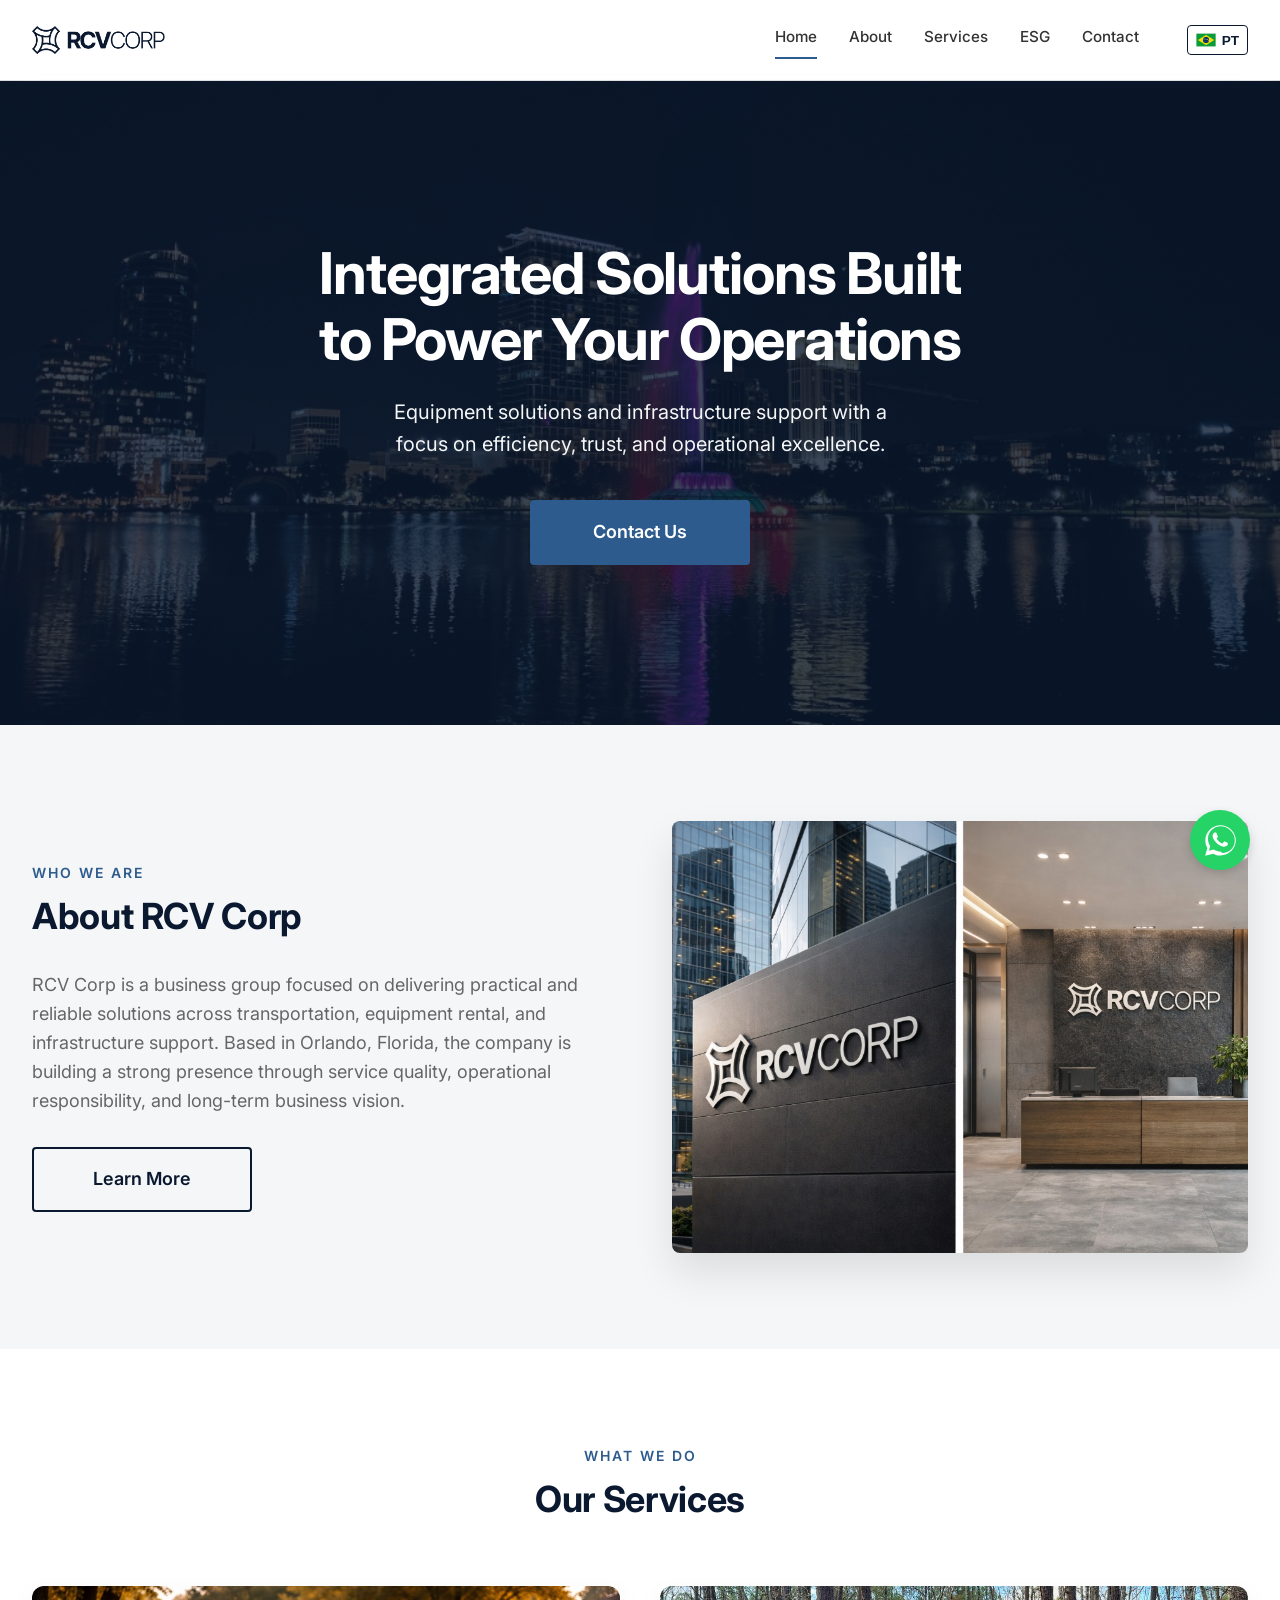
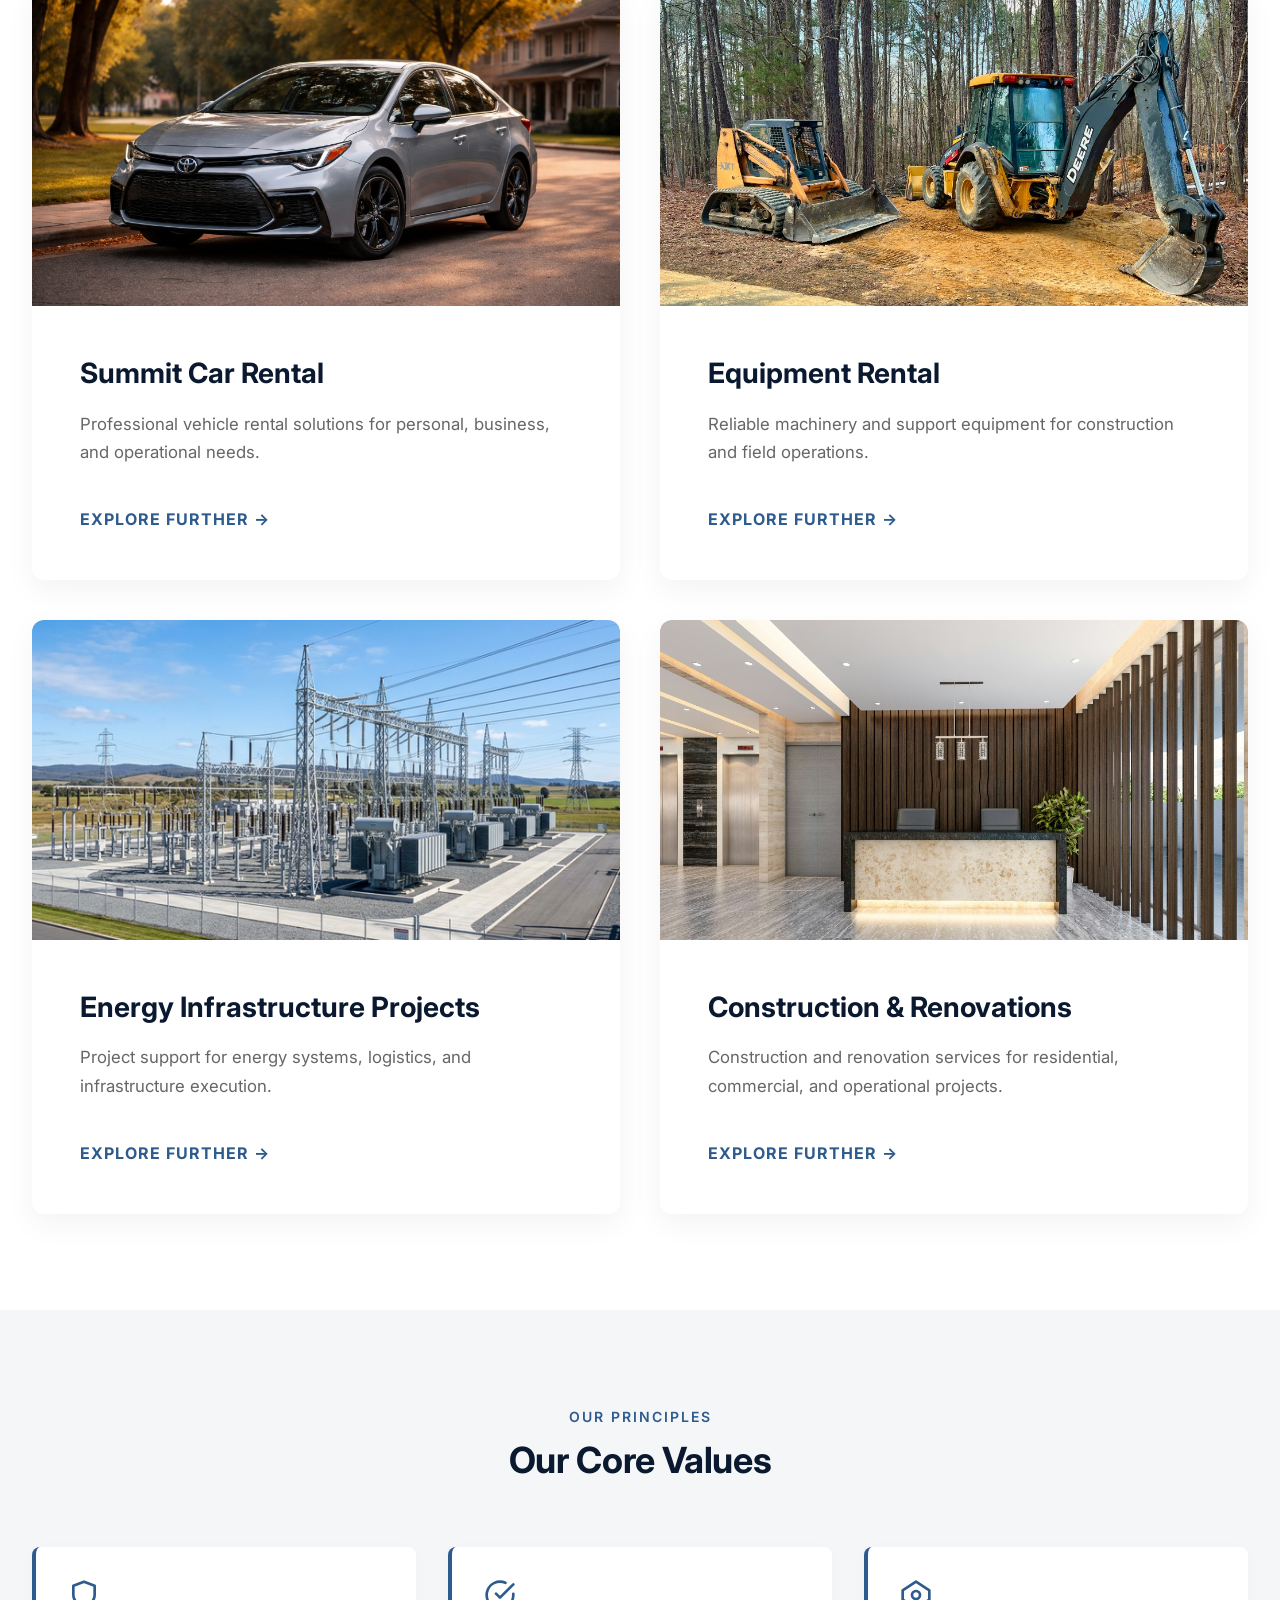
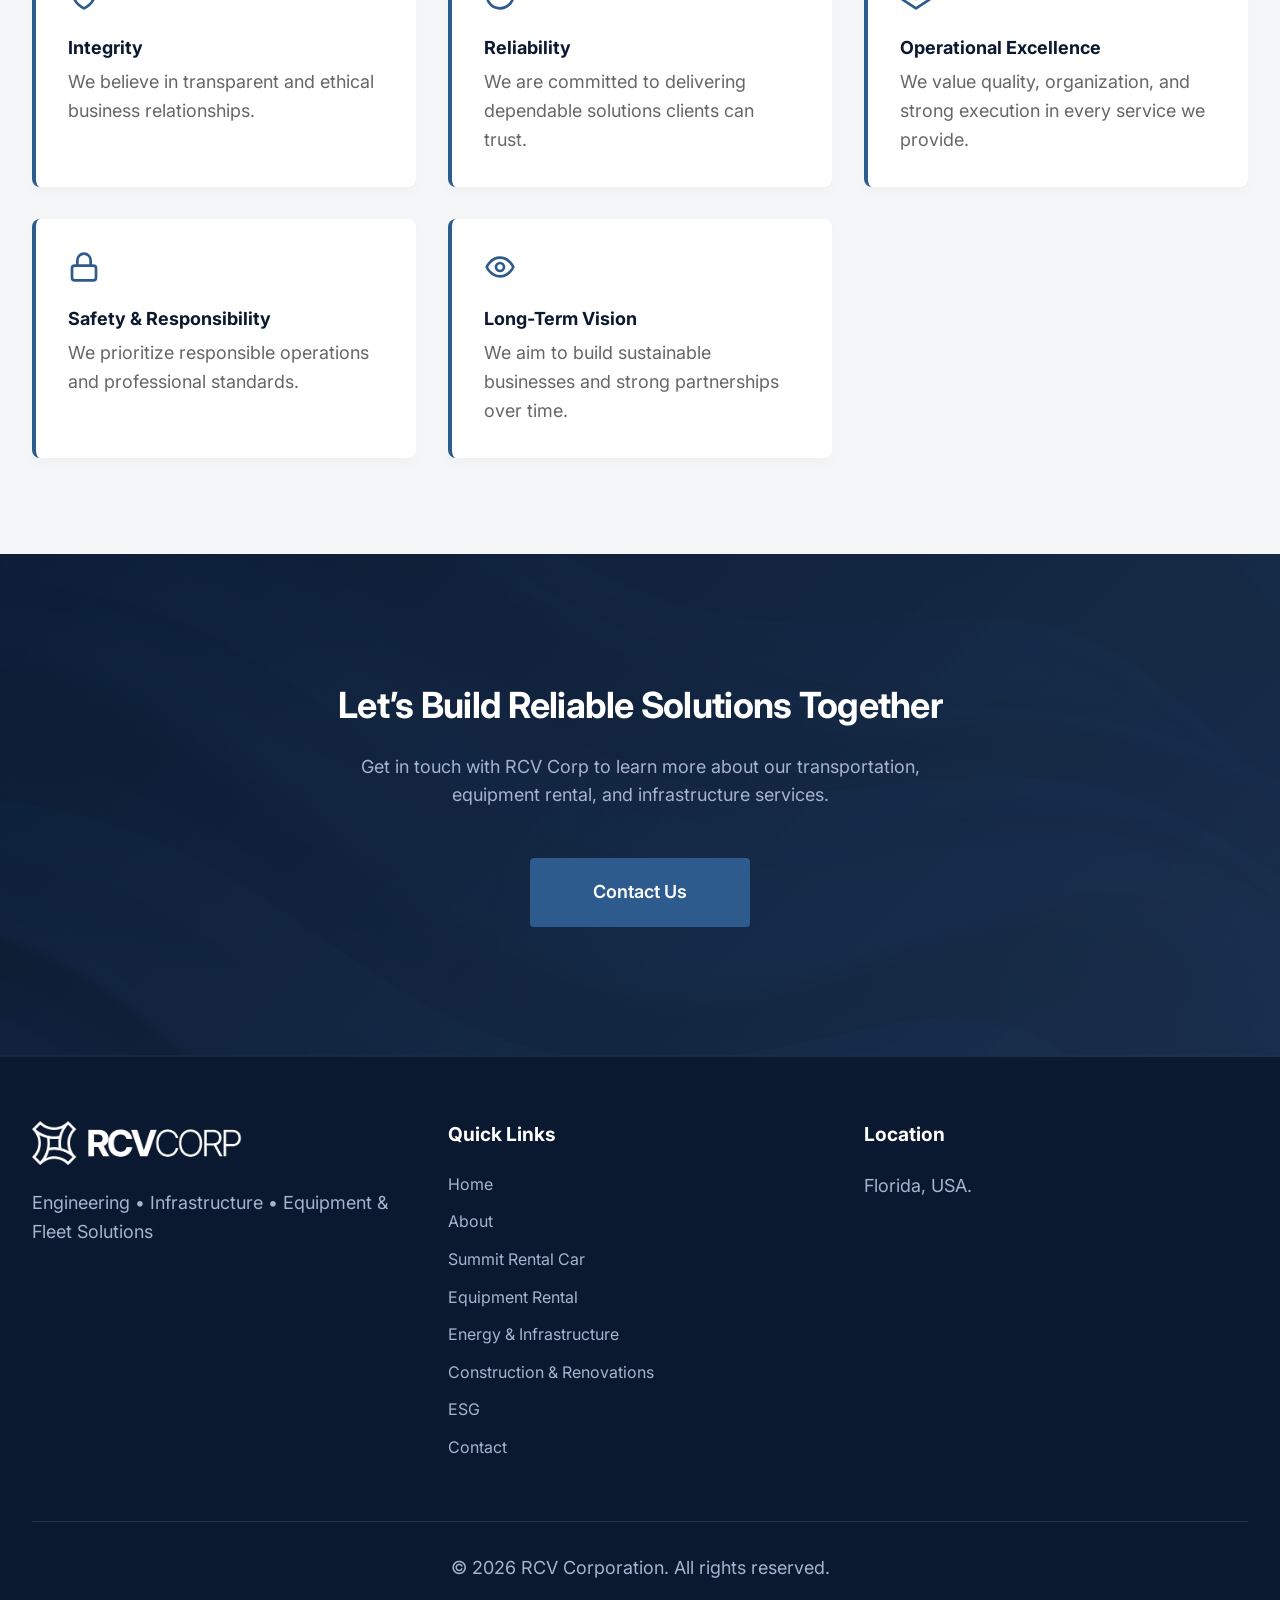
<file: index.html>
<!DOCTYPE html>
<html lang="en">

<head>
  <meta charset="UTF-8">
  <meta name="viewport" content="width=device-width, initial-scale=1.0">
  <title>RCV Corporation - Engineering, Infrastructure & Operations</title>
  <meta name="description"
    content="Professional solutions in infrastructure, engineering, equipment rental, and operational support for energy and construction projects.">
  <link rel="stylesheet" href="styles.css">
  <link rel="icon" type="image/png" href="images/favicon.png">
</head>

<body>

  <!-- Header -->
  <header>
    <div class="container nav-container">
      <a href="index.html" class="logo"><img src="images/logo-dark.png" alt="RCV Corp"></a>
      <button class="mobile-menu-btn" aria-label="Toggle Menu"><span></span><span></span><span></span></button>
      <nav class="nav-links">
        <a href="index.html" class="active" data-i18n="nav_home">Home</a>
        <a href="about.html" data-i18n="nav_about">About</a>
        <div class="dropdown">
          <a href="javascript:void(0)" data-i18n="nav_services"
            style="display: flex; align-items: center; gap: 4px;">Services <svg
              style="width: 10px; height: 10px; fill: currentColor; margin-top: 2px;" xmlns="http://www.w3.org/2000/svg"
              viewBox="0 0 320 512">
              <path
                d="M137.4 374.6c12.5 12.5 32.8 12.5 45.3 0l128-128c9.2-9.2 11.9-22.9 6.9-34.9s-16.6-19.8-29.6-19.8L32 192c-12.9 0-24.6 7.8-29.6 19.8s-2.2 25.7 6.9 34.9l128 128z" />
            </svg></a>
          <div class="dropdown-content">
            <a href="summit.html" data-i18n="nav_srv_summit">Summit Rental Car</a>
            <a href="equipment.html" data-i18n="nav_srv_equip">Equipment Rental</a>
            <a href="energy.html" data-i18n="nav_srv_energy">Energy & Infrastructure</a>
            <a href="construction.html" data-i18n="nav_srv_const">Construction & Renovations</a>
          </div>
        </div>
        <a href="esg.html" data-i18n="nav_esg">ESG</a>
        <a href="contact.html" data-i18n="nav_contact">Contact</a>
        <button class="lang-toggle">PT</button>
      </nav>
    </div>
  </header>

  <!-- Hero Section -->
  <section class="hero hero-home"
    style="margin-top: 80px; position: relative; padding: 10rem 0; background: linear-gradient(rgba(10, 25, 47, 0.8), rgba(10, 25, 47, 0.8)), url('images/hero_home_new.jpg') center/cover; color: var(--white); text-align: center;">
    <div class="container fade-in-up">
      <h1 class="hero-title" data-i18n="hero_title"
        style="color: var(--white); margin-bottom: 1.5rem; margin-left: auto; margin-right: auto; width: 100%;">
        Integrated Solutions Built to Power Your Operations
      </h1>
      <p class="hero-subtitle" data-i18n="hero_subtitle" style="max-width: 800px; margin: 0 auto 2.5rem; color: var(--light-gray);">
        Equipment solutions and infrastructure support with a focus on efficiency, trust, and operational excellence.
      </p>
      <div class="hero-buttons" style="display: flex; gap: 1rem; justify-content: center; flex-wrap: wrap;">
        <a href="contact.html" class="btn btn-primary btn-lg" data-i18n="btn_contact"
          style="background-color: var(--accent);">Contact Us</a>
      </div>
    </div>
  </section>

  <!-- Company Overview Section -->
  <section class="bg-light who-we-are">
    <div class="container">
      <div class="grid-2 align-center gap-4">
        <div class="fade-in-up">
          <span class="section-subtitle" data-i18n="home_who">Who We Are</span>
          <h2 class="section-title" data-i18n="home_about_title">About RCV Corporation</h2>
          <p data-i18n="home_about_text_1" style=" color: var(--text-muted); margin-bottom: 2rem;">
            RCV Corp is a business group focused on delivering practical and reliable solutions across transportation,
            equipment rental, and infrastructure support. Based in Orlando, Florida, the company is building a strong
            presence through service quality, operational responsibility, and long-term business vision.
          </p>
          <a href="about.html" class="btn btn-outline" data-i18n="btn_learn_more">Learn More</a>
        </div>
        <div class="fade-in-up" style="border-radius: 8px; overflow: hidden; box-shadow: 0 20px 40px rgba(0,0,0,0.1);">
          <img src="images/who_we_are.jpg" alt="About RCV Corporation"
            style="width: 100%; height: auto; object-fit: cover; aspect-ratio: 4/3;">
        </div>
      </div>
    </div>
  </section>

  <!-- Services Overview Section -->
  <section>
    <div class="container">
      <div class="text-center fade-in-up" style="margin-bottom: 4rem;">
        <span class="section-subtitle" data-i18n="home_what">What We Do</span>
        <h2 class="section-title" data-i18n="home_services_title">Our Services</h2>
      </div>

      <div class="service-overview-grid">

        <!-- Service: Summit Rental Car -->
        <div class="service-overview-card fade-in-up">
          <div class="service-overview-img-container">
            <img src="images/fleet_sedan_orlando.jpg" alt="Summit Car Rental" class="service-overview-img">
          </div>
          <div class="service-overview-content">
            <h3 class="service-overview-title" data-i18n="srv_car_title">Summit Car Rental</h3>
            <p class="service-overview-text" data-i18n="srv_car_text">Professional vehicle rental solutions for personal, business, and operational needs.</p>
            <a href="summit.html" class="service-overview-cta" data-i18n="explore_further">
              Explore further
              <svg viewBox="0 0 24 24" fill="none" stroke="currentColor" stroke-width="2.5" stroke-linecap="round" stroke-linejoin="round">
                <line x1="5" y1="12" x2="19" y2="12"></line>
                <polyline points="12 5 19 12 12 19"></polyline>
              </svg>
            </a>
          </div>
        </div>

        <!-- Service: Equipment Rental -->
        <div class="service-overview-card fade-in-up" style="transition-delay: 0.1s;">
          <div class="service-overview-img-container">
            <img src="images/equip_mini_ex.jpg" alt="Equipment Rental" class="service-overview-img">
          </div>
          <div class="service-overview-content">
            <h3 class="service-overview-title" data-i18n="srv_equip_title">Equipment Rental</h3>
            <p class="service-overview-text" data-i18n="srv_equip_text">Reliable machinery and support equipment for construction and field operations.</p>
            <a href="equipment.html" class="service-overview-cta" data-i18n="explore_further">
              Explore further
              <svg viewBox="0 0 24 24" fill="none" stroke="currentColor" stroke-width="2.5" stroke-linecap="round" stroke-linejoin="round">
                <line x1="5" y1="12" x2="19" y2="12"></line>
                <polyline points="12 5 19 12 12 19"></polyline>
              </svg>
            </a>
          </div>
        </div>

        <!-- Service: Energy & Infrastructure -->
        <div class="service-overview-card fade-in-up" style="transition-delay: 0.2s;">
          <div class="service-overview-img-container">
            <img src="images/service_energy.png" alt="Energy Infrastructure Projects" class="service-overview-img">
          </div>
          <div class="service-overview-content">
            <h3 class="service-overview-title" data-i18n="srv_energy_proj_title">Energy Infrastructure Projects</h3>
            <p class="service-overview-text" data-i18n="srv_energy_proj_text">Project support for energy systems, logistics, and infrastructure execution.</p>
            <a href="energy.html" class="service-overview-cta" data-i18n="explore_further">
              Explore further
              <svg viewBox="0 0 24 24" fill="none" stroke="currentColor" stroke-width="2.5" stroke-linecap="round" stroke-linejoin="round">
                <line x1="5" y1="12" x2="19" y2="12"></line>
                <polyline points="12 5 19 12 12 19"></polyline>
              </svg>
            </a>
          </div>
        </div>

        <!-- Service: Construction & Renovations -->
        <div class="service-overview-card fade-in-up" style="transition-delay: 0.3s;">
          <div class="service-overview-img-container">
            <img src="images/const_renovations.jpg" alt="Construction & Renovations" class="service-overview-img">
          </div>
          <div class="service-overview-content">
            <h3 class="service-overview-title" data-i18n="srv_const_title">Construction & Renovations</h3>
            <p class="service-overview-text" data-i18n="srv_const_text">Construction and renovation services for residential, commercial, and operational projects.</p>
            <a href="construction.html" class="service-overview-cta" data-i18n="explore_further">
              Explore further
              <svg viewBox="0 0 24 24" fill="none" stroke="currentColor" stroke-width="2.5" stroke-linecap="round" stroke-linejoin="round">
                <line x1="5" y1="12" x2="19" y2="12"></line>
                <polyline points="12 5 19 12 12 19"></polyline>
              </svg>
            </a>
          </div>
        </div>

      </div>
    </div>
  </section>

  <!-- Corporate Values Section -->
  <section class="bg-light" style="padding: 6rem 0;">
    <div class="container fade-in-up">
      <div class="text-center" style="margin-bottom: 4rem;">
        <span class="section-subtitle" data-i18n="home_principles">Our Principles</span>
        <h2 class="section-title" data-i18n="home_values_title">Our Core Values</h2>
      </div>

      <div class="grid-3">
        <div class="value-card"
          style="padding: 2rem; background: var(--white); border-radius: 8px; border-left: 4px solid var(--accent); box-shadow: 0 4px 15px rgba(0,0,0,0.03);">
          <svg viewBox="0 0 24 24"
            style="width:32px;height:32px;fill:none;stroke:var(--accent);stroke-width:2;stroke-linecap:round;stroke-linejoin:round;margin-bottom:1rem;">
            <path d="M12 22s8-4 8-10V5l-8-3-8 3v7c0 6 8 10 8 10z"></path>
          </svg>
          <h4 data-i18n="val_integrity" style=" margin-bottom: 0.5rem;">Integrity</h4>
          <p data-i18n="val_integrity_text" style="color: var(--text-muted);">We believe in transparent and ethical
            business relationships.</p>
        </div>
        <div class="value-card"
          style="padding: 2rem; background: var(--white); border-radius: 8px; border-left: 4px solid var(--accent); box-shadow: 0 4px 15px rgba(0,0,0,0.03);">
          <svg viewBox="0 0 24 24"
            style="width:32px;height:32px;fill:none;stroke:var(--accent);stroke-width:2;stroke-linecap:round;stroke-linejoin:round;margin-bottom:1rem;">
            <path d="M22 11.08V12a10 10 0 1 1-5.93-9.14"></path>
            <polyline points="22 4 12 14.01 9 11.01"></polyline>
          </svg>
          <h4 data-i18n="val_reliability" style=" margin-bottom: 0.5rem;">Reliability</h4>
          <p data-i18n="val_reliability_text" style="color: var(--text-muted);">We are committed to delivering
            dependable solutions clients can trust.</p>
        </div>
        <div class="value-card"
          style="padding: 2rem; background: var(--white); border-radius: 8px; border-left: 4px solid var(--accent); box-shadow: 0 4px 15px rgba(0,0,0,0.03);">
          <svg viewBox="0 0 24 24"
            style="width:32px;height:32px;fill:none;stroke:var(--accent);stroke-width:2;stroke-linecap:round;stroke-linejoin:round;margin-bottom:1rem;">
            <polygon points="12 2 22 8.5 22 15.5 12 22 2 15.5 2 8.5 12 2"></polygon>
            <circle cx="12" cy="12" r="3"></circle>
          </svg>
          <h4 data-i18n="val_op_exc" style=" margin-bottom: 0.5rem;">Operational Excellence</h4>
          <p data-i18n="val_op_exc_text" style="color: var(--text-muted);">We value quality, organization, and strong
            execution in every service we provide.</p>
        </div>
        <div class="value-card"
          style="padding: 2rem; background: var(--white); border-radius: 8px; border-left: 4px solid var(--accent); box-shadow: 0 4px 15px rgba(0,0,0,0.03);">
          <svg viewBox="0 0 24 24"
            style="width:32px;height:32px;fill:none;stroke:var(--accent);stroke-width:2;stroke-linecap:round;stroke-linejoin:round;margin-bottom:1rem;">
            <rect x="3" y="11" width="18" height="11" rx="2" ry="2"></rect>
            <path d="M7 11V7a5 5 0 0 1 10 0v4"></path>
          </svg>
          <h4 data-i18n="val_safety" style=" margin-bottom: 0.5rem;">Safety & Responsibility</h4>
          <p data-i18n="val_safety_text" style="color: var(--text-muted);">We prioritize responsible operations and
            professional standards.</p>
        </div>
        <div class="value-card"
          style="padding: 2rem; background: var(--white); border-radius: 8px; border-left: 4px solid var(--accent); box-shadow: 0 4px 15px rgba(0,0,0,0.03);">
          <svg viewBox="0 0 24 24"
            style="width:32px;height:32px;fill:none;stroke:var(--accent);stroke-width:2;stroke-linecap:round;stroke-linejoin:round;margin-bottom:1rem;">
            <path d="M2 12s3-7 10-7 10 7 10 7-3 7-10 7-10-7-10-7z"></path>
            <circle cx="12" cy="12" r="3"></circle>
          </svg>
          <h4 data-i18n="val_vision" style=" margin-bottom: 0.5rem;">Long-Term Vision</h4>
          <p data-i18n="val_vision_text" style="color: var(--text-muted);">We aim to build sustainable businesses and
            strong partnerships over time.</p>
        </div>
      </div>
    </div>
  </section>

  <!-- CTA Section -->
  <section class="cta-section">
    <div class="container fade-in-up">
      <h2 class="cta-title" data-i18n="cta_title">Let's Build Reliable Solutions Together</h2>
      <p class="cta-text" data-i18n="cta_text">
        Get in touch with RCV Corp to learn more about our transportation, equipment rental, and infrastructure
        services.
      </p>
      <a href="contact.html" data-i18n="btn_contact" class="btn btn-primary btn-cta">Contact Us</a>
    </div>
  </section>

  <!-- Footer -->
  <footer>
    <div class="container">
      <div class="footer-grid">
        <div class="footer-col">
          <img src="images/logo-light.png" alt="RCV Corp"
            style="height: 44px; width: auto; margin-bottom: 1.5rem; display: block;">
          <p data-i18n="footer_tagline">Engineering • Infrastructure • Equipment & Fleet Solutions</p>
        </div>
        <div class="footer-col">
          <h4 data-i18n="footer_links">Quick Links</h4>
          <div class="footer-links">
            <a href="index.html" data-i18n="nav_home">Home</a>
            <a href="about.html" data-i18n="nav_about">About</a>
            <a href="summit.html" data-i18n="nav_srv_summit">Summit Rental Car</a>
            <a href="equipment.html" data-i18n="nav_srv_equip">Equipment Rental</a>
            <a href="energy.html" data-i18n="nav_srv_energy">Energy & Infrastructure</a>
            <a href="construction.html" data-i18n="nav_srv_const">Construction & Renovations</a>
            <a href="esg.html" data-i18n="nav_esg">ESG</a>
            <a href="contact.html" data-i18n="nav_contact">Contact</a>
          </div>
        </div>
        <div class="footer-col">
          <h4 data-i18n="footer_location">Location</h4>
          <p data-i18n="footer_address">Corporate Headquarters<br>United States</p>
        </div>
      </div>
      <div class="footer-bottom">
        <p data-i18n="footer_rights">&copy; 2026 RCV Corporation. All rights reserved.</p>
      </div>
    </div>
  </footer>

  <!-- WhatsApp Widget -->
  <a href="https://wa.me/14074627211" class="whatsapp-widget" target="_blank" rel="noopener noreferrer"
    aria-label="Chat on WhatsApp">
    <svg xmlns="http://www.w3.org/2000/svg" viewBox="0 0 448 512">
      <path
        d="M380.9 97.1C339 55.1 283.2 32 223.9 32c-122.4 0-222 99.6-222 222 0 39.1 10.2 77.3 29.6 111L0 480l117.7-30.9c32.4 17.7 68.9 27 106.1 27h.1c122.3 0 224.1-99.6 224.1-222 0-59.3-25.2-115-67.1-157zM223.9 416.3c-32.9 0-65.1-8.9-93.3-25.6l-6.7-4-69.4 18.2 18.6-67.6-4.4-7c-18.4-29.2-28-63.1-28-98.3 0-101.4 82.5-184 184-184 55.7 0 108.1 21.7 147.5 61.1 39.4 39.4 61.1 91.8 61.1 147.5 0 101.4-82.5 184-184.1 184zM324.7 289.8c-5.5-2.8-32.6-16.1-37.7-18-5.1-1.9-8.8-2.8-12.5 2.8-3.7 5.5-14.3 18-17.5 21.7-3.2 3.7-6.5 4.1-12 1.4-5.5-2.8-23.3-8.6-44.4-27.5-16.4-14.7-27.5-32.9-30.7-38.4-3.2-5.5-.3-8.5 2.5-11.2 2.5-2.5 5.5-6.5 8.3-9.7 2.8-3.2 3.7-5.5 5.5-9.2 1.8-3.7.9-7-4.1-12.5-1.4-1.4-12.5-30.1-17.1-41.2-4.5-10.8-9.1-9.3-12.5-9.5-3.2-.2-6.9-.2-10.6-.2-3.7 0-9.7 1.4-14.7 6.9-5 5.5-19.3 18.9-19.3 46 0 27.1 19.8 53.3 22.5 57 2.8 3.7 38.9 59.5 94.2 83.3 13.2 5.7 23.5 9.1 31.6 11.6 13.2 4.2 25.2 3.6 34.8 2.2 10.6-1.6 32.6-13.3 37.2-26.2 4.6-12.9 4.6-24 3.2-26.2-1.4-2.2-5.1-3.6-10.6-6.4z" />
    </svg>
  </a>

  <script src="translations.js"></script>
  <script src="script.js"></script>
</body>

</html>
</file>
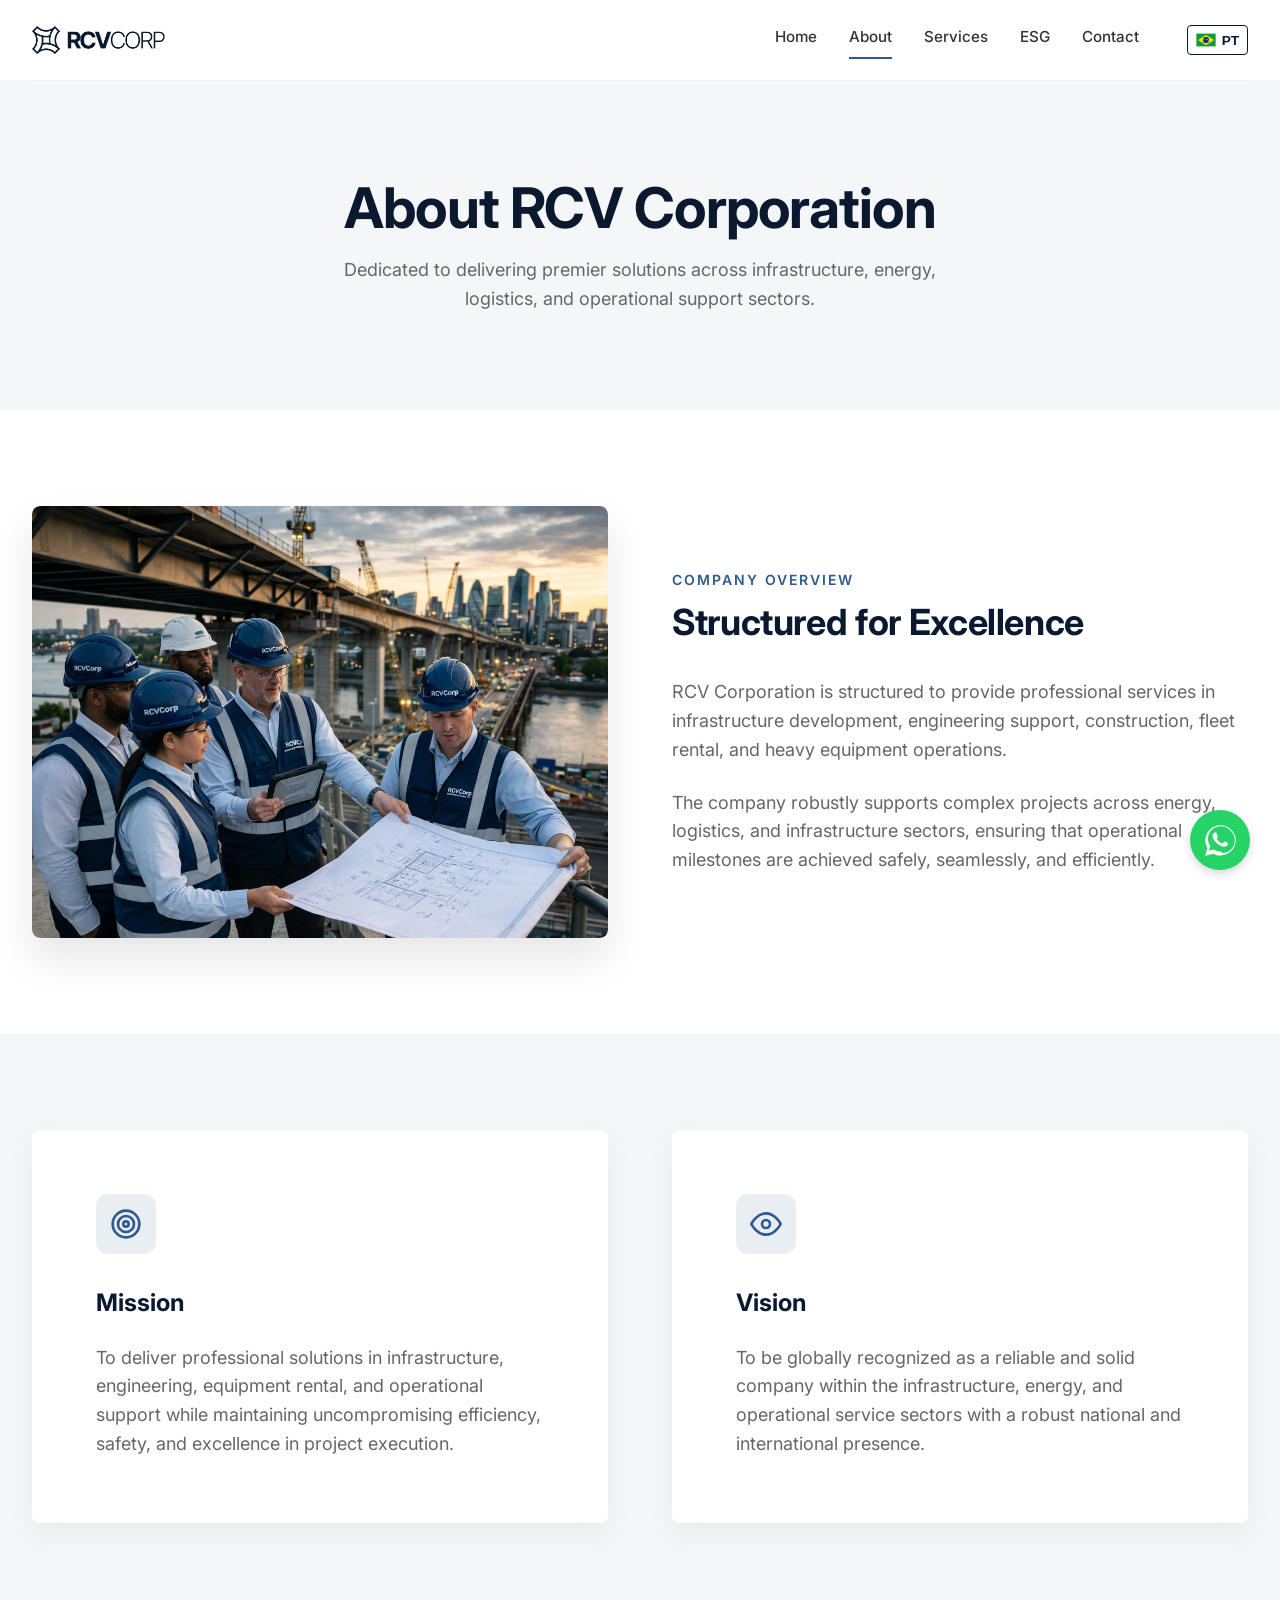
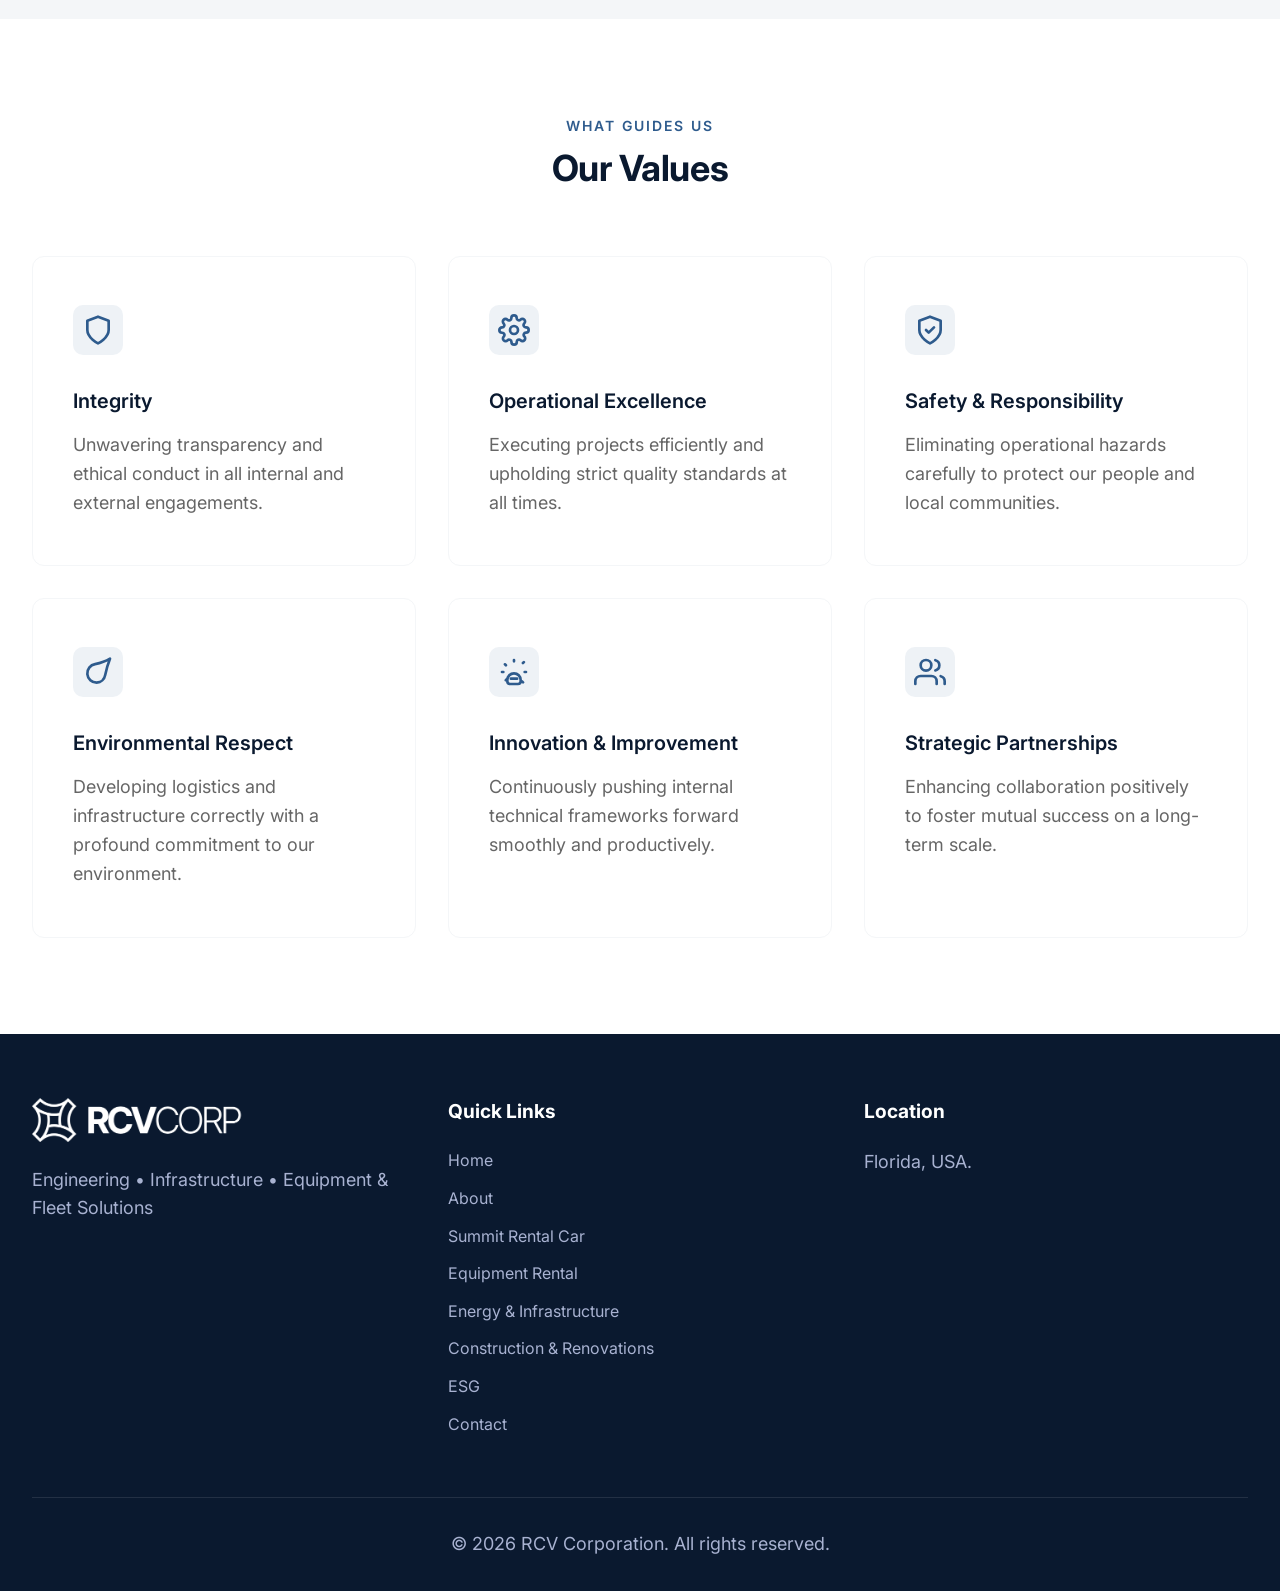
<file: about.html>
<!DOCTYPE html>
<html lang="en">
<head>
  <meta charset="UTF-8">
  <meta name="viewport" content="width=device-width, initial-scale=1.0">
  <title>About Us - RCV Corporation</title>
  <meta name="description" content="Learn about RCV Corporation's mission, vision, and core values in infrastructure, engineering, and operations.">
  <link rel="stylesheet" href="styles.css">
  <link rel="icon" type="image/png" href="images/favicon.png">
</head>
<body>

  <!-- Header -->
  <header>
    <div class="container nav-container">
      <a href="index.html" class="logo"><img src="images/logo-dark.png" alt="RCV Corp"></a>
      <button class="mobile-menu-btn" aria-label="Toggle Menu"><span></span><span></span><span></span></button>
      <nav class="nav-links">
        <a href="index.html" data-i18n="nav_home">Home</a>
        <a href="about.html" class="active" data-i18n="nav_about">About</a>
        <div class="dropdown">
          <a href="javascript:void(0)" data-i18n="nav_services" style="display: flex; align-items: center; gap: 4px;">Services <svg style="width: 10px; height: 10px; fill: currentColor; margin-top: 2px;" xmlns="http://www.w3.org/2000/svg" viewBox="0 0 320 512"><path d="M137.4 374.6c12.5 12.5 32.8 12.5 45.3 0l128-128c9.2-9.2 11.9-22.9 6.9-34.9s-16.6-19.8-29.6-19.8L32 192c-12.9 0-24.6 7.8-29.6 19.8s-2.2 25.7 6.9 34.9l128 128z"/></svg></a>
          <div class="dropdown-content">
            <a href="summit.html" data-i18n="nav_srv_summit">Summit Rental Car</a>
            <a href="equipment.html" data-i18n="nav_srv_equip">Equipment Rental</a>
            <a href="energy.html" data-i18n="nav_srv_energy">Energy & Infrastructure</a>
            <a href="construction.html" data-i18n="nav_srv_const">Construction & Renovations</a>
          </div>
        </div>
        <a href="esg.html" data-i18n="nav_esg">ESG</a>
        <a href="contact.html" data-i18n="nav_contact">Contact</a>
        <button class="lang-toggle">PT</button>
      </nav>
    </div>
  </header>

  <!-- Page Header -->
  <section style="margin-top: 80px; background-color: var(--light-gray); padding: 6rem 0; text-align: center;">
    <div class="container fade-in-up">
      <h1 class="section-title" data-i18n="about_title" style="margin-bottom: 1rem;">About RCV Corporation</h1>
      <p data-i18n="about_sub" style="color: var(--text-muted); max-width: 600px; margin: 0 auto;">Dedicated to delivering premier solutions across infrastructure, energy, logistics, and operational support sectors.</p>
    </div>
  </section>

  <!-- Company Overview Section -->
  <section>
    <div class="container">
      <div class="grid-2 align-center gap-4">
        <div class="fade-in-up" style="border-radius: 8px; overflow: hidden; box-shadow: 0 20px 40px rgba(0,0,0,0.1);">
          <img src="images/company_overview_updated.jpg" alt="RCV Corporation Overview" style="width: 100%; height: auto; object-fit: cover; aspect-ratio: 4/3; border-radius: 8px;">
        </div>
        <div class="fade-in-up">
          <span class="section-subtitle" data-i18n="about_overview_sub">Company Overview</span>
          <h2 class="section-title" data-i18n="about_overview_title">Structured for Excellence</h2>
          <p data-i18n="about_overview_p1" style=" color: var(--text-muted); margin-bottom: 1.5rem;">
            RCV Corporation is structured to provide professional services in infrastructure development, engineering support, construction, fleet rental, and heavy equipment operations. 
          </p>
          <p data-i18n="about_overview_p2" style=" color: var(--text-muted);">
            The company robustly supports complex projects across energy, logistics, and infrastructure sectors, ensuring that operational milestones are achieved safely, seamlessly, and efficiently.
          </p>
        </div>
      </div>
    </div>
  </section>

  <!-- Mission and Vision -->
  <section class="bg-light">
    <div class="container">
      <div class="grid-2 gap-4">
        
        <div class="fade-in-up" style="background: var(--white); padding: 4rem; border-radius: 8px; box-shadow: 0 10px 30px rgba(0,0,0,0.05);">
          <div style="width: 60px; height: 60px; background: rgba(46, 91, 141, 0.1); color: var(--accent); border-radius: 12px; display: flex; align-items: center; justify-content: center; margin-bottom: 2rem;">
            <!-- Mission: Target -->
            <svg style="width: 32px; height: 32px; fill: none; stroke: currentColor; stroke-width: 2; stroke-linecap: round; stroke-linejoin: round;" viewBox="0 0 24 24">
              <circle cx="12" cy="12" r="10"></circle>
              <circle cx="12" cy="12" r="6"></circle>
              <circle cx="12" cy="12" r="2"></circle>
            </svg>
          </div>
          <h3 data-i18n="about_mission_title" style=" margin-bottom: 1.5rem;">Mission</h3>
          <p data-i18n="about_mission_text" style="color: var(--text-muted);">
            To deliver professional solutions in infrastructure, engineering, equipment rental, and operational support while maintaining uncompromising efficiency, safety, and excellence in project execution.
          </p>
        </div>

        <div class="fade-in-up" style="background: var(--white); padding: 4rem; border-radius: 8px; box-shadow: 0 10px 30px rgba(0,0,0,0.05); transition-delay: 0.1s;">
          <div style="width: 60px; height: 60px; background: rgba(46, 91, 141, 0.1); color: var(--accent); border-radius: 12px; display: flex; align-items: center; justify-content: center; margin-bottom: 2rem;">
            <!-- Vision: Eye -->
            <svg style="width: 32px; height: 32px; fill: none; stroke: currentColor; stroke-width: 2; stroke-linecap: round; stroke-linejoin: round;" viewBox="0 0 24 24">
              <path d="M1 12s4-8 11-8 11 8 11 8-4 8-11 8-11-8-11-8z"></path>
              <circle cx="12" cy="12" r="3"></circle>
            </svg>
          </div>
          <h3 data-i18n="about_vision_title" style=" margin-bottom: 1.5rem;">Vision</h3>
          <p data-i18n="about_vision_text" style="color: var(--text-muted);">
            To be globally recognized as a reliable and solid company within the infrastructure, energy, and operational service sectors with a robust national and international presence.
          </p>
        </div>

      </div>
    </div>
  </section>

  <!-- Values Section -->
  <section>
    <div class="container fade-in-up">
      <div class="text-center" style="margin-bottom: 4rem;">
        <span class="section-subtitle" data-i18n="about_values_sub">What Guides Us</span>
        <h2 class="section-title" data-i18n="about_values_title">Our Values</h2>
      </div>
      
      <div class="grid-3">
        <!-- Integrity and Ethics -->
        <div class="value-card-premium">
          <div class="value-icon-container">
            <svg viewBox="0 0 24 24" class="value-icon-svg">
              <path d="M12 22s8-4 8-10V5l-8-3-8 3v7c0 6 8 10 8 10z"></path>
            </svg>
          </div>
          <h4 data-i18n="val_integrity" class="value-card-title">Integrity and Ethics</h4>
          <p data-i18n="ab_val_integrity_text" class="value-card-text">Unwavering transparency and ethical conduct in all internal and external engagements.</p>
        </div>

        <!-- Operational Excellence -->
        <div class="value-card-premium">
          <div class="value-icon-container">
            <svg viewBox="0 0 24 24" class="value-icon-svg">
              <circle cx="12" cy="12" r="3"></circle>
              <path d="M19.4 15a1.65 1.65 0 0 0 .33 1.82l.06.06a2 2 0 0 1 0 2.83 2 2 0 0 1-2.83 0l-.06-.06a1.65 1.65 0 0 0-1.82-.33 1.65 1.65 0 0 0-1 1.51V21a2 2 0 0 1-2 2 2 2 0 0 1-2-2v-.09A1.65 1.65 0 0 0 9 19.4a1.65 1.65 0 0 0-1.82.33l-.06.06a2 2 0 0 1-2.83 0 2 2 0 0 1 0-2.83l.06-.06a1.65 1.65 0 0 0 .33-1.82 1.65 1.65 0 0 0-1.51-1H3a2 2 0 0 1-2-2 2 2 0 0 1 2-2h.09A1.65 1.65 0 0 0 4.6 9a1.65 1.65 0 0 0-.33-1.82l-.06-.06a2 2 0 0 1 0-2.83 2 2 0 0 1 2.83 0l.06.06a1.65 1.65 0 0 0 1.82.33H9a1.65 1.65 0 0 0 1-1.51V3a2 2 0 0 1 2-2 2 2 0 0 1 2 2v.09a1.65 1.65 0 0 0 1 1.51 1.65 1.65 0 0 0 1.82-.33l.06-.06a2 2 0 0 1 2.83 0 2 2 0 0 1 0 2.83l-.06.06a1.65 1.65 0 0 0-.33 1.82V9a1.65 1.65 0 0 0 1.51 1H21a2 2 0 0 1 2 2 2 2 0 0 1-2 2h-.09a1.65 1.65 0 0 0-1.51 1z"></path>
            </svg>
          </div>
          <h4 data-i18n="val_op_exc" class="value-card-title">Operational Excellence</h4>
          <p data-i18n="ab_val_op_exc_text" class="value-card-text">Executing projects efficiently and upholding strict quality standards at all times.</p>
        </div>

        <!-- Safety & Responsibility -->
        <div class="value-card-premium">
          <div class="value-icon-container">
            <svg viewBox="0 0 24 24" class="value-icon-svg">
              <path d="M12 22s8-4 8-10V5l-8-3-8 3v7c0 6 8 10 8 10z"></path>
              <path d="m9 12 2 2 4-4"></path>
            </svg>
          </div>
          <h4 data-i18n="val_safety" class="value-card-title">Safety & Responsibility</h4>
          <p data-i18n="ab_val_safety_text" class="value-card-text">Eliminating operational hazards carefully to protect our people and local communities.</p>
        </div>

        <!-- Environmental Respect -->
        <div class="value-card-premium">
          <div class="value-icon-container">
            <svg viewBox="0 0 24 24" class="value-icon-svg">
              <path d="M11 20A7 7 0 0 1 9.8 6.1C15.5 5 17 4.5 21 2c-2 5-2.5 6.5-3.6 12.2A7 7 0 0 1 11 20z"></path>
            </svg>
          </div>
          <h4 data-i18n="val_enviro" class="value-card-title">Environmental Respect</h4>
          <p data-i18n="ab_val_enviro_text" class="value-card-text">Developing logistics and infrastructure correctly with a profound commitment to our environment.</p>
        </div>

        <!-- Innovation & Improvement -->
        <div class="value-card-premium">
          <div class="value-icon-container">
            <svg viewBox="0 0 24 24" class="value-icon-svg">
              <path d="M9.663 17h4.674M12 3v1m8 8h1M3 12h1m1.223-5.777.707.707m12.142 12.142.707.707M5.857 18.143l.707-.707m12.142-12.142.707-.707M9 21h6a2 2 0 0 0 2-2v-1a5 5 0 1 0-10 0v1a2 2 0 0 0 2 2z"></path>
            </svg>
          </div>
          <h4 data-i18n="val_innovation" class="value-card-title">Innovation & Improvement</h4>
          <p data-i18n="ab_val_innovation_text" class="value-card-text">Continuously pushing internal technical frameworks forward smoothly and productively.</p>
        </div>

        <!-- Strategic Partnerships -->
        <div class="value-card-premium">
          <div class="value-icon-container">
            <svg viewBox="0 0 24 24" class="value-icon-svg">
              <path d="M17 21v-2a4 4 0 0 0-4-4H5a4 4 0 0 0-4 4v2"></path>
              <circle cx="9" cy="7" r="4"></circle>
              <path d="M23 21v-2a4 4 0 0 0-3-3.87"></path>
              <path d="M16 3.13a4 4 0 0 1 0 7.75"></path>
            </svg>
          </div>
          <h4 data-i18n="val_partner" class="value-card-title">Strategic Partnerships</h4>
          <p data-i18n="ab_val_partner_text" class="value-card-text">Enhancing collaboration positively to foster mutual success on a long-term scale.</p>
        </div>
      </div>
    </div>
  </section>

  <!-- Footer -->
  <footer>
    <div class="container">
      <div class="footer-grid">
        <div class="footer-col">
          <img src="images/logo-light.png" alt="RCV Corp" style="height: 44px; width: auto; margin-bottom: 1.5rem; display: block;">
          <p data-i18n="footer_tagline">Engineering • Infrastructure • Equipment & Fleet Solutions</p>
        </div>
        <div class="footer-col">
          <h4 data-i18n="footer_links">Quick Links</h4>
          <div class="footer-links">
            <a href="index.html" data-i18n="nav_home">Home</a>
            <a href="about.html" data-i18n="nav_about">About</a>
            <a href="summit.html" data-i18n="nav_srv_summit">Summit Rental Car</a>
            <a href="equipment.html" data-i18n="nav_srv_equip">Equipment Rental</a>
            <a href="energy.html" data-i18n="nav_srv_energy">Energy & Infrastructure</a>
            <a href="construction.html" data-i18n="nav_srv_const">Construction & Renovations</a>
            <a href="esg.html" data-i18n="nav_esg">ESG</a>
            <a href="contact.html" data-i18n="nav_contact">Contact</a>
          </div>
        </div>
        <div class="footer-col">
          <h4 data-i18n="footer_location">Location</h4>
          <p data-i18n="footer_address">Corporate Headquarters<br>United States</p>
        </div>
      </div>
      <div class="footer-bottom">
        <p data-i18n="footer_rights">&copy; 2026 RCV Corporation. All rights reserved.</p>
      </div>
    </div>
  </footer>

  <!-- WhatsApp Widget -->
  <a href="https://wa.me/14074627211" class="whatsapp-widget" target="_blank" rel="noopener noreferrer" aria-label="Chat on WhatsApp">
    <svg xmlns="http://www.w3.org/2000/svg" viewBox="0 0 448 512"><path d="M380.9 97.1C339 55.1 283.2 32 223.9 32c-122.4 0-222 99.6-222 222 0 39.1 10.2 77.3 29.6 111L0 480l117.7-30.9c32.4 17.7 68.9 27 106.1 27h.1c122.3 0 224.1-99.6 224.1-222 0-59.3-25.2-115-67.1-157zM223.9 416.3c-32.9 0-65.1-8.9-93.3-25.6l-6.7-4-69.4 18.2 18.6-67.6-4.4-7c-18.4-29.2-28-63.1-28-98.3 0-101.4 82.5-184 184-184 55.7 0 108.1 21.7 147.5 61.1 39.4 39.4 61.1 91.8 61.1 147.5 0 101.4-82.5 184-184.1 184zM324.7 289.8c-5.5-2.8-32.6-16.1-37.7-18-5.1-1.9-8.8-2.8-12.5 2.8-3.7 5.5-14.3 18-17.5 21.7-3.2 3.7-6.5 4.1-12 1.4-5.5-2.8-23.3-8.6-44.4-27.5-16.4-14.7-27.5-32.9-30.7-38.4-3.2-5.5-.3-8.5 2.5-11.2 2.5-2.5 5.5-6.5 8.3-9.7 2.8-3.2 3.7-5.5 5.5-9.2 1.8-3.7.9-7-4.1-12.5-1.4-1.4-12.5-30.1-17.1-41.2-4.5-10.8-9.1-9.3-12.5-9.5-3.2-.2-6.9-.2-10.6-.2-3.7 0-9.7 1.4-14.7 6.9-5 5.5-19.3 18.9-19.3 46 0 27.1 19.8 53.3 22.5 57 2.8 3.7 38.9 59.5 94.2 83.3 13.2 5.7 23.5 9.1 31.6 11.6 13.2 4.2 25.2 3.6 34.8 2.2 10.6-1.6 32.6-13.3 37.2-26.2 4.6-12.9 4.6-24 3.2-26.2-1.4-2.2-5.1-3.6-10.6-6.4z"/></svg>
  </a>

  <script src="translations.js"></script>
  <script src="script.js"></script>
</body>
</html>
</file>
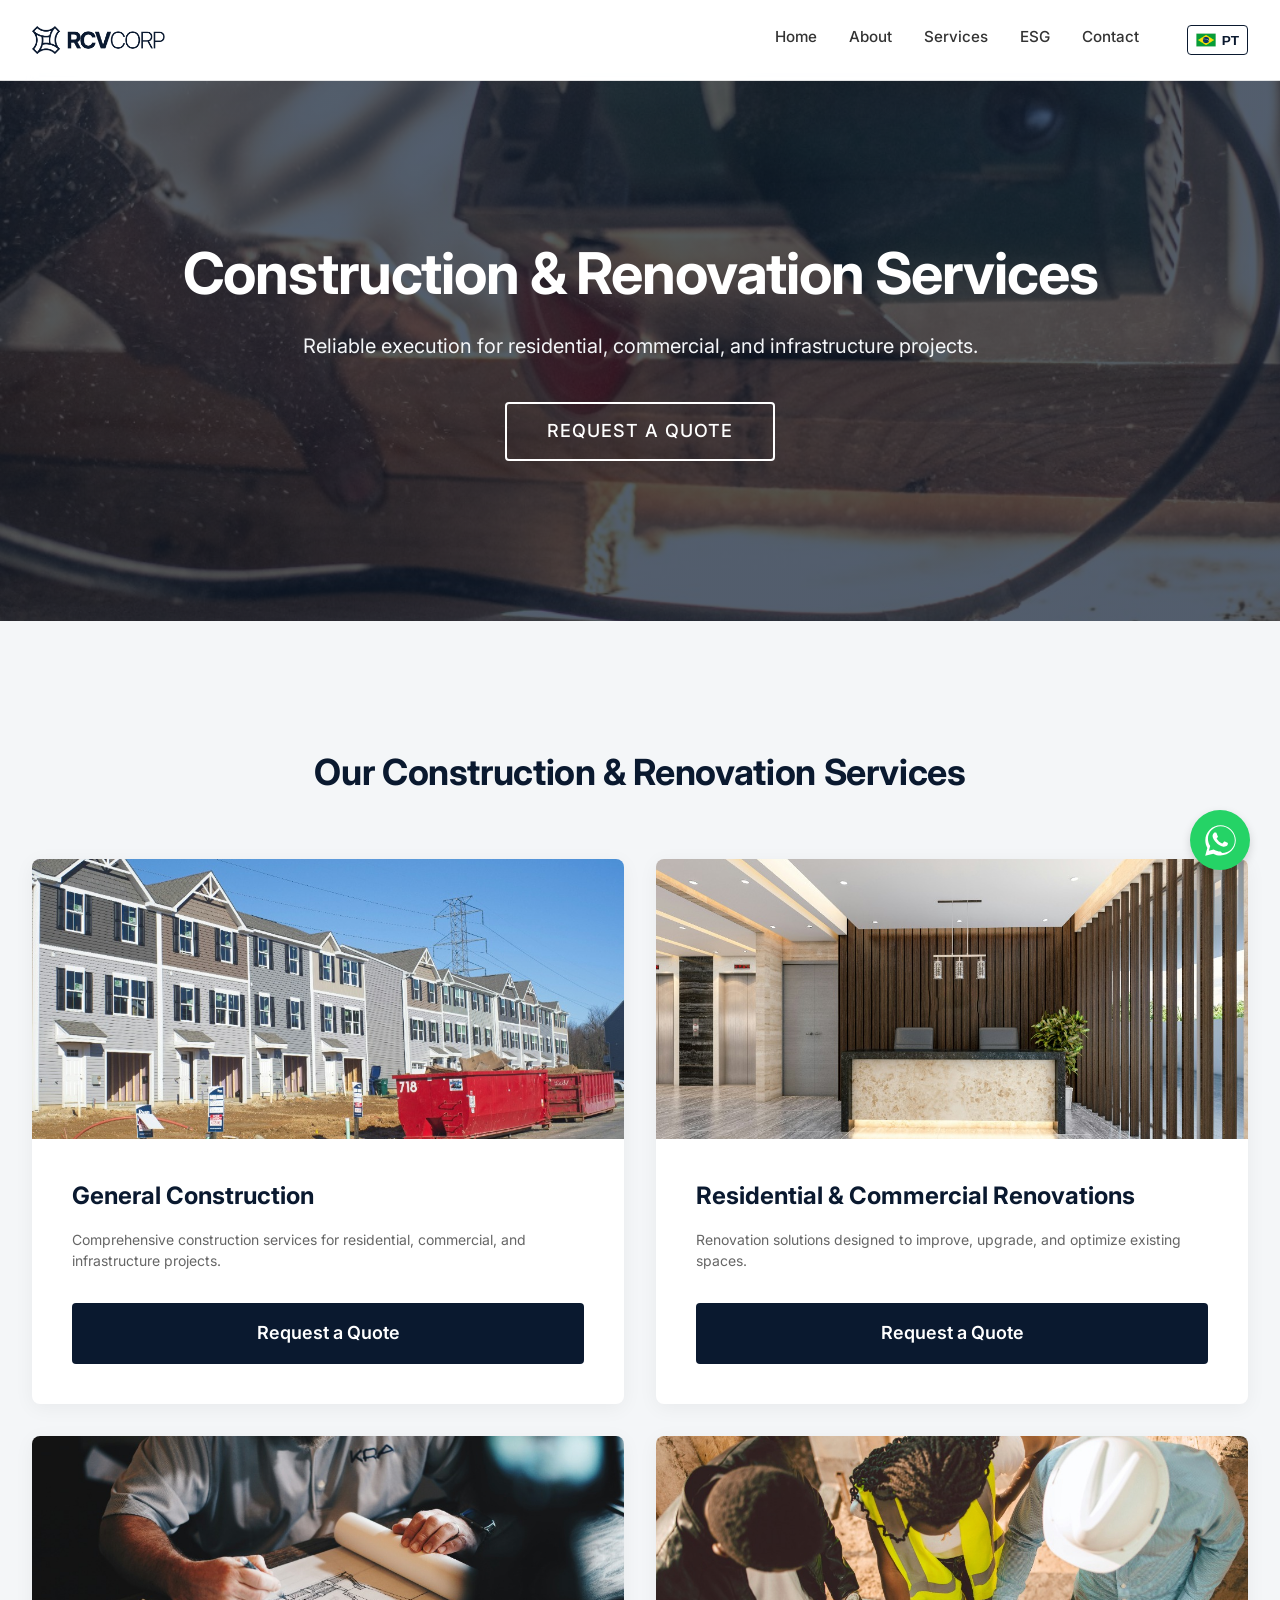
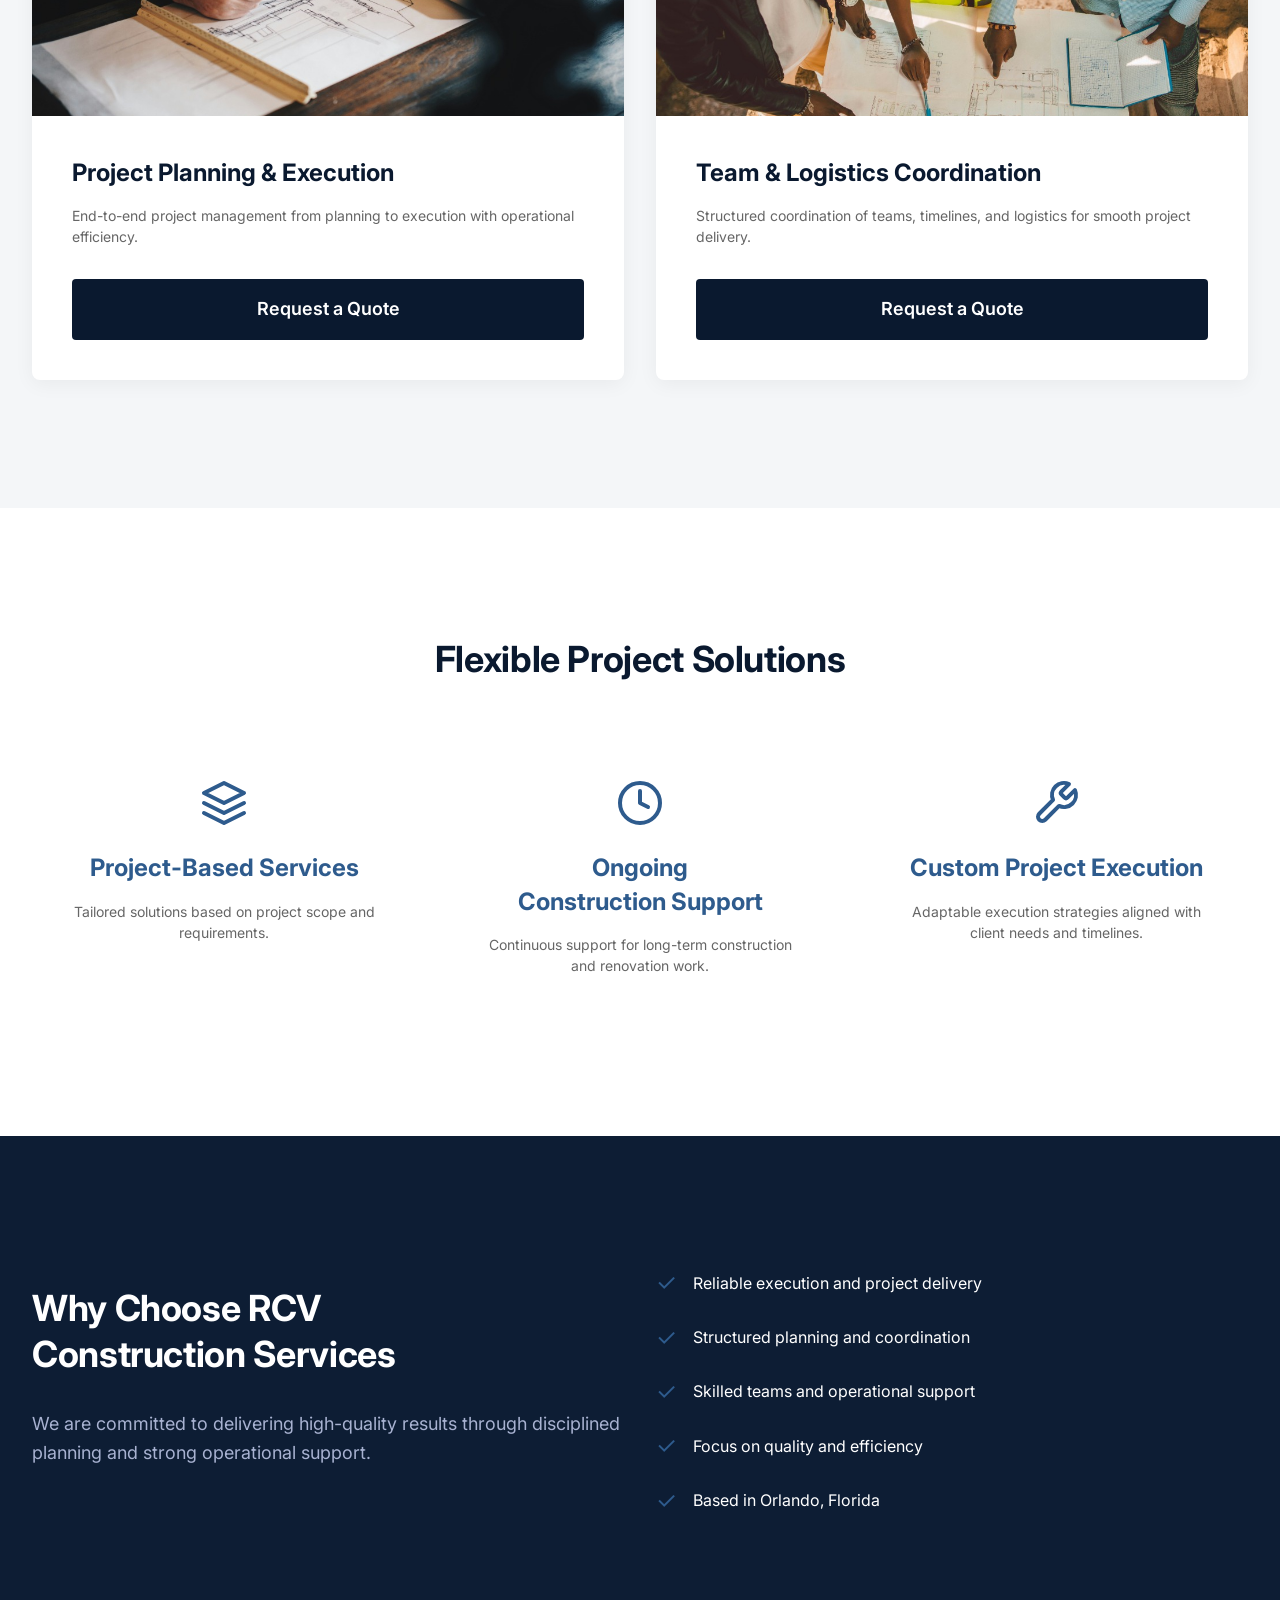
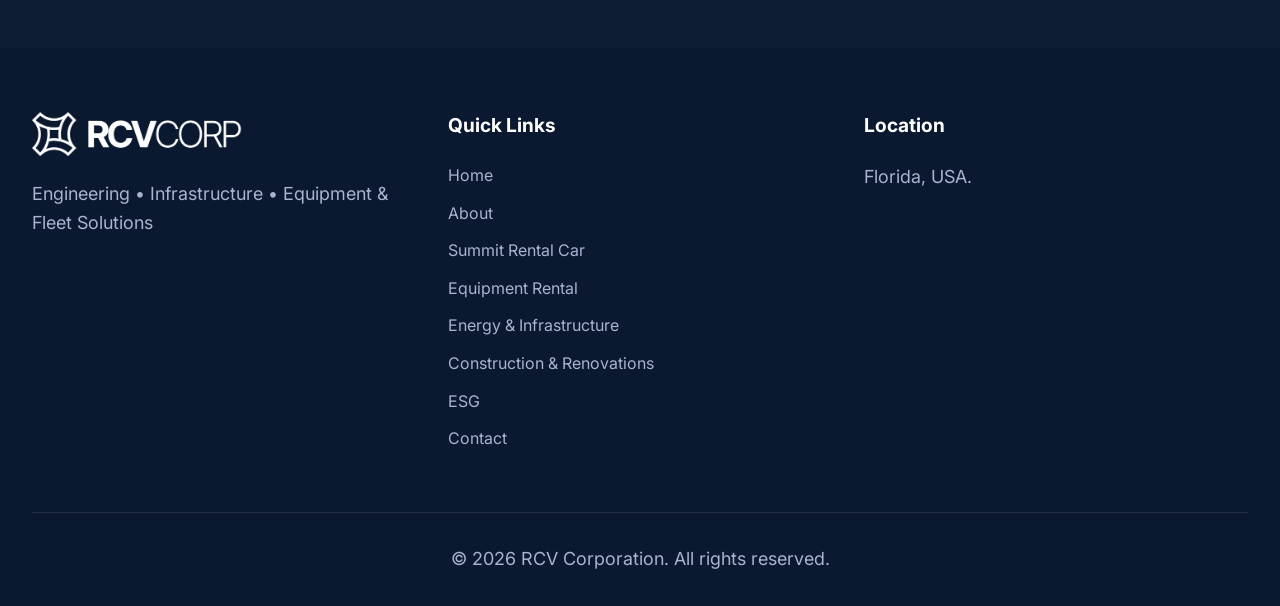
<file: construction.html>
<!DOCTYPE html>
<html lang="en">
<head>
  <meta charset="UTF-8">
  <meta name="viewport" content="width=device-width, initial-scale=1.0">
  <title>Construction & Renovation Services - RCV Corporation</title>
  <meta name="description" content="RCV Corp provides reliable execution for residential, commercial, and infrastructure construction and renovation projects.">
  <link rel="stylesheet" href="styles.css">
  <link rel="icon" type="image/png" href="images/favicon.png">
</head>
<body>

  <!-- Header -->
  <header>
    <div class="container nav-container">
      <a href="index.html" class="logo"><img src="images/logo-dark.png" alt="RCV Corp"></a>
      <button class="mobile-menu-btn" aria-label="Toggle Menu"><span></span><span></span><span></span></button>
      <nav class="nav-links">
        <a href="index.html" data-i18n="nav_home">Home</a>
        <a href="about.html" data-i18n="nav_about">About</a>
        <div class="dropdown">
          <a href="javascript:void(0)" data-i18n="nav_services" style="display: flex; align-items: center; gap: 4px;">Services <svg style="width: 10px; height: 10px; fill: currentColor; margin-top: 2px;" xmlns="http://www.w3.org/2000/svg" viewBox="0 0 320 512"><path d="M137.4 374.6c12.5 12.5 32.8 12.5 45.3 0l128-128c9.2-9.2 11.9-22.9 6.9-34.9s-16.6-19.8-29.6-19.8L32 192c-12.9 0-24.6 7.8-29.6 19.8s-2.2 25.7 6.9 34.9l128 128z"/></svg></a>
          <div class="dropdown-content">
            <a href="summit.html" data-i18n="nav_srv_summit">Summit Rental Car</a>
            <a href="equipment.html" data-i18n="nav_srv_equip">Equipment Rental</a>
            <a href="energy.html" data-i18n="nav_srv_energy">Energy & Infrastructure</a>
            <a href="construction.html" data-i18n="nav_srv_const">Construction & Renovations</a>
          </div>
        </div>
        <a href="esg.html" data-i18n="nav_esg">ESG</a>
        <a href="contact.html" data-i18n="nav_contact">Contact</a>
        <button class="lang-toggle">PT</button>
      </nav>
    </div>
  </header>

  <!-- Hero Section -->
  <section class="hero" style="margin-top: 80px; position: relative; padding: 10rem 0; background: linear-gradient(rgba(10, 25, 47, 0.7), rgba(10, 25, 47, 0.7)), url('images/construction_hero.jpg') center/cover; color: var(--white); text-align: center;">
    <div class="container fade-in-up">
      <h1 class="hero-title" data-i18n="const_hero_title" style="color: var(--white); margin-bottom: 1.5rem; width: 100%;">
        Construction & Renovation Services
      </h1>
      <p class="hero-subtitle" data-i18n="const_hero_sub" style="max-width: 800px; margin: 0 auto 2.5rem; color: var(--light-gray);">
        Reliable execution for residential, commercial, and infrastructure projects.
      </p>
      <div style="display: flex; justify-content: center; gap: 1rem; flex-wrap: wrap;">
        <a href="contact.html" class="btn" data-i18n="btn_request_quote" style="background: transparent; border: 2px solid var(--white); color: var(--white); padding: 0.8rem 2.5rem; border-radius: 4px; font-weight: 500; text-transform: uppercase; letter-spacing: 1px; transition: all 0.3s ease; display: inline-block;">Request a Quote</a>
      </div>
      <style>
        .hero .btn:hover {
          background: rgba(255, 255, 255, 0.1) !important;
          transform: translateY(-2px);
          box-shadow: 0 4px 15px rgba(0,0,0,0.2);
        }
      </style>
    </div>
  </section>


  <!-- Services Section -->
  <section style="padding: 8rem 0; background-color: var(--light-gray);">
    <div class="container">
      <div class="text-center fade-in-up" style="margin-bottom: 4rem;">
        <h2 class="section-title" data-i18n="const_services_title">Our Construction & Renovation Services</h2>
      </div>
      
      <div class="grid-2">
        <!-- General Construction -->
        <div class="service-card fade-in-up" style="background: var(--white); border-radius: 8px; overflow: hidden; box-shadow: 0 4px 20px rgba(0,0,0,0.05); transition: var(--transition); display: flex; flex-direction: column;">
          <div style="width: 100%; height: 280px; overflow: hidden;">
            <img src="images/const_general.jpg" alt="General Construction" style="width: 100%; height: 100%; object-fit: cover; object-position: center;">
          </div>
          <div style="padding: 2.5rem; flex-grow: 1; display: flex; flex-direction: column;">
            <h3 data-i18n="const_card1_title" style="margin-bottom: 1rem;">General Construction</h3>
            <p class="text-small" data-i18n="const_card1_text" style="color: var(--text-muted); margin-bottom: 2rem;">Comprehensive construction services for residential, commercial, and infrastructure projects.</p>
            <div style="margin-top: auto;">
              <a href="contact.html" class="btn btn-primary" data-i18n="btn_request_quote" style="width: 100%; text-align: center;">Request a Quote</a>
            </div>
          </div>
        </div>

        <!-- Residential & Commercial Renovations -->
        <div class="service-card fade-in-up" style="background: var(--white); border-radius: 8px; overflow: hidden; box-shadow: 0 4px 20px rgba(0,0,0,0.05); transition: var(--transition); transition-delay: 0.1s; display: flex; flex-direction: column;">
          <div style="width: 100%; height: 280px; overflow: hidden;">
            <img src="images/const_renovations.jpg" alt="Renovations" style="width: 100%; height: 100%; object-fit: cover; object-position: center;">
          </div>
          <div style="padding: 2.5rem; flex-grow: 1; display: flex; flex-direction: column;">
            <h3 data-i18n="const_card2_title" style="margin-bottom: 1rem;">Residential & Commercial Renovations</h3>
            <p class="text-small" data-i18n="const_card2_text" style="color: var(--text-muted); margin-bottom: 2rem;">Renovation solutions designed to improve, upgrade, and optimize existing spaces.</p>
            <div style="margin-top: auto;">
              <a href="contact.html" class="btn btn-primary" data-i18n="btn_request_quote" style="width: 100%; text-align: center;">Request a Quote</a>
            </div>
          </div>
        </div>

        <!-- Project Planning & Execution -->
        <div class="service-card fade-in-up" style="background: var(--white); border-radius: 8px; overflow: hidden; box-shadow: 0 4px 20px rgba(0,0,0,0.05); transition: var(--transition); transition-delay: 0.2s; display: flex; flex-direction: column;">
          <div style="width: 100%; height: 280px; overflow: hidden;">
            <img src="images/const_planning.jpg" alt="Project Planning" style="width: 100%; height: 100%; object-fit: cover; object-position: center;">
          </div>
          <div style="padding: 2.5rem; flex-grow: 1; display: flex; flex-direction: column;">
            <h3 data-i18n="const_card3_title" style="margin-bottom: 1rem;">Project Planning & Execution</h3>
            <p class="text-small" data-i18n="const_card3_text" style="color: var(--text-muted); margin-bottom: 2rem;">End-to-end project management from planning to execution with operational efficiency.</p>
            <div style="margin-top: auto;">
              <a href="contact.html" class="btn btn-primary" data-i18n="btn_request_quote" style="width: 100%; text-align: center;">Request a Quote</a>
            </div>
          </div>
        </div>

        <!-- Team & Logistics Coordination -->
        <div class="service-card fade-in-up" style="background: var(--white); border-radius: 8px; overflow: hidden; box-shadow: 0 4px 20px rgba(0,0,0,0.05); transition: var(--transition); transition-delay: 0.3s; display: flex; flex-direction: column;">
          <div style="width: 100%; height: 280px; overflow: hidden;">
            <img src="images/energy_projects.jpg" alt="Logistics Coordination" style="width: 100%; height: 100%; object-fit: cover; object-position: center;">
          </div>
          <div style="padding: 2.5rem; flex-grow: 1; display: flex; flex-direction: column;">
            <h3 data-i18n="const_card4_title" style="margin-bottom: 1rem;">Team & Logistics Coordination</h3>
            <p class="text-small" data-i18n="const_card4_text" style="color: var(--text-muted); margin-bottom: 2rem;">Structured coordination of teams, timelines, and logistics for smooth project delivery.</p>
            <div style="margin-top: auto;">
              <a href="contact.html" class="btn btn-primary" data-i18n="btn_request_quote" style="width: 100%; text-align: center;">Request a Quote</a>
            </div>
          </div>
        </div>
      </div>
    </div>
  </section>

  <!-- Flexible Solutions Section -->
  <section style="padding: 8rem 0;">
    <div class="container">
      <div class="text-center fade-in-up" style="margin-bottom: 4rem;">
        <h2 class="section-title" data-i18n="const_flexible_title">Flexible Project Solutions</h2>
      </div>
      
      <div class="grid-3">
        <!-- Project-Based Services -->
        <div class="fade-in-up" style="text-align: center; padding: 2rem;">
          <div style="margin-bottom: 1.5rem; color: var(--accent); display: flex; justify-content: center;">
            <svg width="48" height="48" viewBox="0 0 24 24" fill="none" stroke="currentColor" stroke-width="2" stroke-linecap="round" stroke-linejoin="round">
              <path d="M12 2L2 7l10 5 10-5-10-5z"></path>
              <path d="M2 17l10 5 10-5"></path>
              <path d="M2 12l10 5 10-5"></path>
            </svg>
          </div>
          <h3 data-i18n="const_plan1_title" style="margin-bottom: 1rem; color: var(--accent);">Project-Based Services</h3>
          <p class="text-small" data-i18n="const_plan1_text">Tailored solutions based on project scope and requirements.</p>
        </div>

        <!-- Ongoing Construction Support -->
        <div class="fade-in-up" style="text-align: center; padding: 2rem; transition-delay: 0.1s;">
          <div style="margin-bottom: 1.5rem; color: var(--accent); display: flex; justify-content: center;">
            <svg width="48" height="48" viewBox="0 0 24 24" fill="none" stroke="currentColor" stroke-width="2" stroke-linecap="round" stroke-linejoin="round">
              <circle cx="12" cy="12" r="10"></circle>
              <polyline points="12 6 12 12 16 14"></polyline>
            </svg>
          </div>
          <h3 data-i18n="const_plan2_title" style="margin-bottom: 1rem; color: var(--accent);">Ongoing Construction Support</h3>
          <p class="text-small" data-i18n="const_plan2_text">Continuous support for long-term construction and renovation work.</p>
        </div>

        <!-- Custom Project Execution -->
        <div class="fade-in-up" style="text-align: center; padding: 2rem; transition-delay: 0.2s;">
          <div style="margin-bottom: 1.5rem; color: var(--accent); display: flex; justify-content: center;">
            <svg width="48" height="48" viewBox="0 0 24 24" fill="none" stroke="currentColor" stroke-width="2" stroke-linecap="round" stroke-linejoin="round">
              <path d="M14.7 6.3a1 1 0 0 0 0 1.4l1.6 1.6a1 1 0 0 0 1.4 0l3.77-3.77a6 6 0 0 1-7.94 7.94l-6.91 6.91a2.12 2.12 0 0 1-3-3l6.91-6.91a6 6 0 0 1 7.94-7.94l-3.76 3.76z"></path>
            </svg>
          </div>
          <h3 data-i18n="const_plan3_title" style="margin-bottom: 1rem; color: var(--accent);">Custom Project Execution</h3>
          <p class="text-small" data-i18n="const_plan3_text">Adaptable execution strategies aligned with client needs and timelines.</p>
        </div>
      </div>
    </div>
  </section>

  <!-- Why Choose Us Section -->
  <section style="padding: 8rem 0; background-color: #0D1D34; color: var(--white);">
    <div class="container">
      <div class="grid-2 fade-in-up">
        <div>
          <h2 class="section-title" data-i18n="const_why_title" style="color: var(--white); margin-bottom: 2rem;">Why Choose RCV Construction Services</h2>
          <p class="text-body" style="color: var(--medium-gray); margin-bottom: 2rem;">
            We are committed to delivering high-quality results through disciplined planning and strong operational support.
          </p>
        </div>
        <div style="display: flex; flex-direction: column; gap: 1rem;">
          <div style="display: flex; align-items: center; gap: 1rem;">
            <span style="color: var(--accent); font-size: 1.5rem;">✓</span>
            <span data-i18n="const_why_1">Reliable execution and project delivery</span>
          </div>
          <div style="display: flex; align-items: center; gap: 1rem;">
            <span style="color: var(--accent); font-size: 1.5rem;">✓</span>
            <span data-i18n="const_why_2">Structured planning and coordination</span>
          </div>
          <div style="display: flex; align-items: center; gap: 1rem;">
            <span style="color: var(--accent); font-size: 1.5rem;">✓</span>
            <span data-i18n="const_why_3">Skilled teams and operational support</span>
          </div>
          <div style="display: flex; align-items: center; gap: 1rem;">
            <span style="color: var(--accent); font-size: 1.5rem;">✓</span>
            <span data-i18n="const_why_4">Focus on quality and efficiency</span>
          </div>
          <div style="display: flex; align-items: center; gap: 1rem;">
            <span style="color: var(--accent); font-size: 1.5rem;">✓</span>
            <span data-i18n="const_why_5">Based in Orlando, Florida</span>
          </div>
        </div>
      </div>
    </div>
  </section>

  <!-- Footer -->
  <footer>
    <div class="container">
      <div class="footer-grid">
        <div class="footer-col">
          <img src="images/logo-light.png" alt="RCV Corp" style="height: 44px; width: auto; margin-bottom: 1.5rem; display: block;">
          <p data-i18n="footer_tagline">Engineering • Infrastructure • Equipment & Fleet Solutions</p>
        </div>
        <div class="footer-col">
          <h4 data-i18n="footer_links">Quick Links</h4>
          <div class="footer-links">
            <a href="index.html" data-i18n="nav_home">Home</a>
            <a href="about.html" data-i18n="nav_about">About</a>
            <a href="summit.html" data-i18n="nav_srv_summit">Summit Rental Car</a>
            <a href="equipment.html" data-i18n="nav_srv_equip">Equipment Rental</a>
            <a href="energy.html" data-i18n="nav_srv_energy">Energy & Infrastructure</a>
            <a href="construction.html" data-i18n="nav_srv_const">Construction & Renovations</a>
            <a href="esg.html" data-i18n="nav_esg">ESG</a>
            <a href="contact.html" data-i18n="nav_contact">Contact</a>
          </div>
        </div>
        <div class="footer-col">
          <h4 data-i18n="footer_location">Location</h4>
          <p data-i18n="footer_address">Corporate Headquarters<br>United States</p>
        </div>
      </div>
      <div class="footer-bottom">
        <p data-i18n="footer_rights">&copy; 2026 RCV Corporation. All rights reserved.</p>
      </div>
    </div>
  </footer>

  <!-- WhatsApp Widget -->
  <a href="https://wa.me/14074627211" class="whatsapp-widget" target="_blank" rel="noopener noreferrer" aria-label="Chat on WhatsApp">
    <svg xmlns="http://www.w3.org/2000/svg" viewBox="0 0 448 512"><path d="M380.9 97.1C339 55.1 283.2 32 223.9 32c-122.4 0-222 99.6-222 222 0 39.1 10.2 77.3 29.6 111L0 480l117.7-30.9c32.4 17.7 68.9 27 106.1 27h.1c122.3 0 224.1-99.6 224.1-222 0-59.3-25.2-115-67.1-157zM223.9 416.3c-32.9 0-65.1-8.9-93.3-25.6l-6.7-4-69.4 18.2 18.6-67.6-4.4-7c-18.4-29.2-28-63.1-28-98.3 0-101.4 82.5-184 184-184 55.7 0 108.1 21.7 147.5 61.1 39.4 39.4 61.1 91.8 61.1 147.5 0 101.4-82.5 184-184.1 184zM324.7 289.8c-5.5-2.8-32.6-16.1-37.7-18-5.1-1.9-8.8-2.8-12.5 2.8-3.7 5.5-14.3 18-17.5 21.7-3.2 3.7-6.5 4.1-12 1.4-5.5-2.8-23.3-8.6-44.4-27.5-16.4-14.7-27.5-32.9-30.7-38.4-3.2-5.5-.3-8.5 2.5-11.2 2.5-2.5 5.5-6.5 8.3-9.7 2.8-3.2 3.7-5.5 5.5-9.2 1.8-3.7.9-7-4.1-12.5-1.4-1.4-12.5-30.1-17.1-41.2-4.5-10.8-9.1-9.3-12.5-9.5-3.2-.2-6.9-.2-10.6-.2-3.7 0-9.7 1.4-14.7 6.9-5 5.5-19.3 18.9-19.3 46 0 27.1 19.8 53.3 22.5 57 2.8 3.7 38.9 59.5 94.2 83.3 13.2 5.7 23.5 9.1 31.6 11.6 13.2 4.2 25.2 3.6 34.8 2.2 10.6-1.6 32.6-13.3 37.2-26.2 4.6-12.9 4.6-24 3.2-26.2-1.4-2.2-5.1-3.6-10.6-6.4z"/></svg>
  </a>

  <script src="translations.js"></script>
  <script src="script.js"></script>
</body>
</html>
</file>
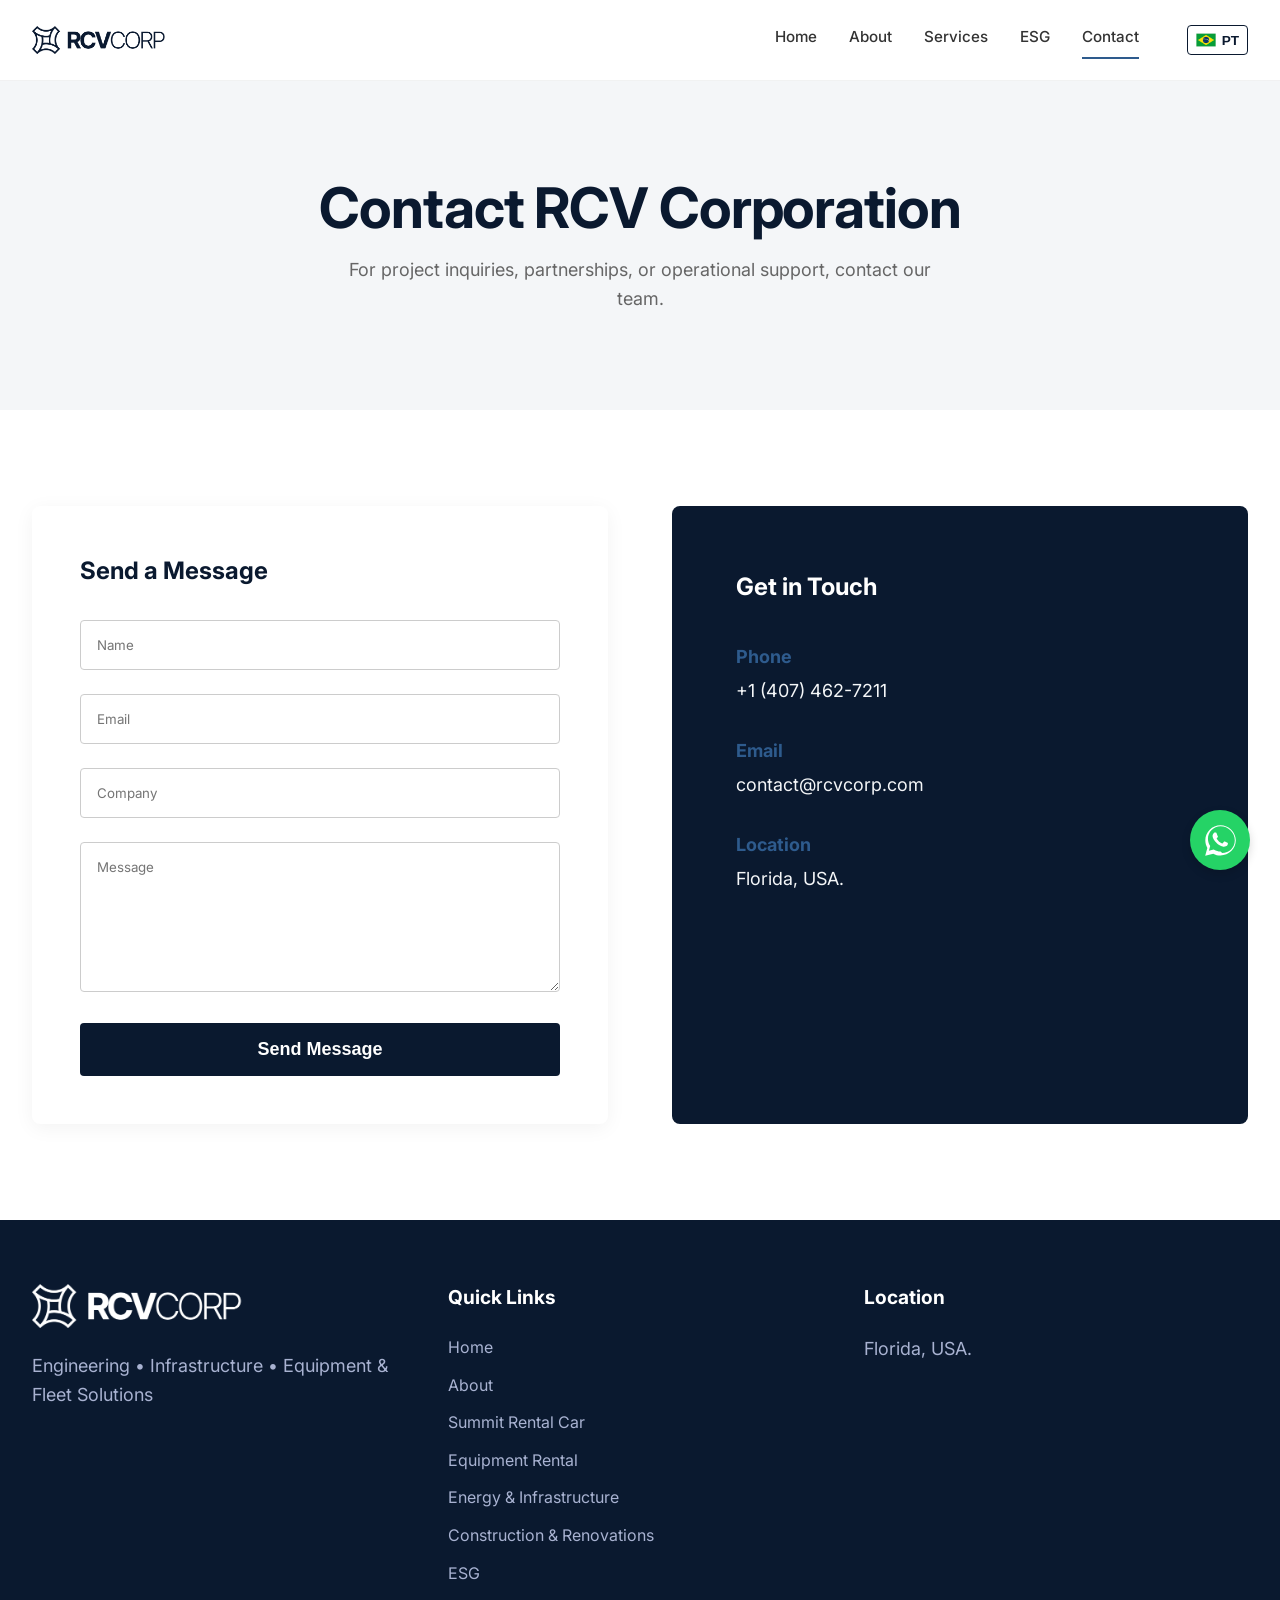
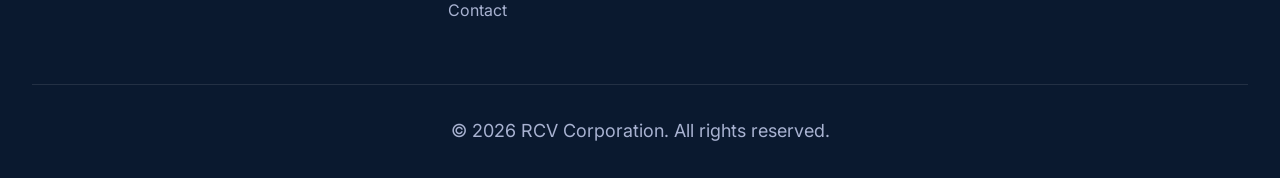
<file: contact.html>
<!DOCTYPE html>
<html lang="en">
<head>
  <meta charset="UTF-8">
  <meta name="viewport" content="width=device-width, initial-scale=1.0">
  <title>Contact Us - RCV Corporation</title>
  <meta name="description" content="Contact RCV Corporation to discuss infrastructure, engineering, and operational support solutions.">
  <link rel="stylesheet" href="styles.css">
  <style>
    .contact-grid {
      display: grid;
      grid-template-columns: 1fr 1fr;
      gap: 4rem;
    }
    .contact-info {
      background: var(--primary);
      color: var(--white);
      padding: 4rem;
      border-radius: 8px;
    }
    .contact-item {
      margin-bottom: 2rem;
    }
    .contact-item h4 {
      color: var(--accent);
      margin-bottom: 0.5rem;
     
    }
    .contact-item p {
      color: var(--light-gray);
     
    }
    .form-group {
      margin-bottom: 1.5rem;
    }
    .form-control {
      width: 100%;
      padding: 1rem;
      border: 1px solid #ccc;
      border-radius: 4px;
      font-family: inherit;
     
      transition: var(--transition);
    }
    .form-control:focus {
      outline: none;
      border-color: var(--accent);
      box-shadow: 0 0 0 3px rgba(46, 91, 141, 0.1);
    }
    textarea.form-control {
      resize: vertical;
      min-height: 150px;
    }
    .map-container {
      margin-top: 4rem;
      width: 100%;
      height: 400px;
      background-color: var(--light-gray);
      border-radius: 8px;
      display: flex;
      align-items: center;
      justify-content: center;
      color: var(--text-muted);
     
      border: 2px dashed #ccc;
    }
    @media (max-width: 768px) {
      .contact-grid {
        grid-template-columns: 1fr;
      }
      .contact-info {
        padding: 2rem;
      }
    }
  </style>
  <link rel="icon" type="image/png" href="images/favicon.png">
</head>
<body>

  <!-- Header -->
  <header>
    <div class="container nav-container">
      <a href="index.html" class="logo"><img src="images/logo-dark.png" alt="RCV Corp"></a>
      <button class="mobile-menu-btn" aria-label="Toggle Menu"><span></span><span></span><span></span></button>
      <nav class="nav-links">
        <a href="index.html" data-i18n="nav_home">Home</a>
        <a href="about.html" data-i18n="nav_about">About</a>
        <div class="dropdown">
          <a href="javascript:void(0)" data-i18n="nav_services" style="display: flex; align-items: center; gap: 4px;">Services <svg style="width: 10px; height: 10px; fill: currentColor; margin-top: 2px;" xmlns="http://www.w3.org/2000/svg" viewBox="0 0 320 512"><path d="M137.4 374.6c12.5 12.5 32.8 12.5 45.3 0l128-128c9.2-9.2 11.9-22.9 6.9-34.9s-16.6-19.8-29.6-19.8L32 192c-12.9 0-24.6 7.8-29.6 19.8s-2.2 25.7 6.9 34.9l128 128z"/></svg></a>
          <div class="dropdown-content">
            <a href="summit.html" data-i18n="nav_srv_summit">Summit Rental Car</a>
            <a href="equipment.html" data-i18n="nav_srv_equip">Equipment Rental</a>
            <a href="energy.html" data-i18n="nav_srv_energy">Energy & Infrastructure</a>
            <a href="construction.html" data-i18n="nav_srv_const">Construction & Renovations</a>
          </div>
        </div>
        <a href="esg.html" data-i18n="nav_esg">ESG</a>
        <a href="contact.html" class="active" data-i18n="nav_contact">Contact</a>
        <button class="lang-toggle">PT</button>
      </nav>
    </div>
  </header>

  <!-- Page Header -->
  <section style="margin-top: 80px; background-color: var(--light-gray); padding: 6rem 0; text-align: center;">
    <div class="container fade-in-up">
      <h1 class="section-title" data-i18n="contact_title" style="margin-bottom: 1rem;">Contact RCV Corporation</h1>
      <p data-i18n="contact_sub" style="color: var(--text-muted); max-width: 600px; margin: 0 auto;">For project inquiries, partnerships, or operational support, contact our team.</p>
    </div>
  </section>

  <!-- Contact Section -->
  <section>
    <div class="container fade-in-up">
      <div class="contact-grid">
        
        <!-- Contact Form -->
        <div style="background: var(--white); padding: 3rem; border-radius: 8px; box-shadow: 0 4px 20px rgba(0,0,0,0.05);">
          <h3 data-i18n="contact_form_title" style=" margin-bottom: 2rem;">Send a Message</h3>
          <form id="contact-form" action="https://formspree.io/f/xzdjqvna" method="POST">
            <div class="form-group">
              <input type="text" class="form-control" name="name" placeholder="Name" data-i18n="form_name" required>
            </div>
            <div class="form-group">
              <input type="email" class="form-control" name="email" placeholder="Email" data-i18n="form_email" required>
            </div>
            <div class="form-group">
              <input type="text" class="form-control" name="company" placeholder="Company" data-i18n="form_company" required>
            </div>
            <div class="form-group">
              <textarea class="form-control" name="message" placeholder="Message" data-i18n="form_msg" required></textarea>
            </div>
            <button type="submit" id="contact-submit" class="btn btn-primary" data-i18n="btn_send" style="width: 100%;">Send Message</button>
            <p id="form-status" style="margin-top: 1.5rem; text-align: center; font-weight: 500; display: none;"></p>
          </form>
        </div>

        <!-- Contact Info -->
        <div class="contact-info">
          <h3 data-i18n="contact_info_title" style=" margin-bottom: 2.5rem; color: var(--white);">Get in Touch</h3>
          
          <div class="contact-item">
            <h4 data-i18n="contact_phone">Phone</h4>
            <p>+1 (407) 462-7211</p>
          </div>
          
          <div class="contact-item">
            <h4 data-i18n="contact_email_title">Email</h4>
            <p>contact@rcvcorp.com</p>
          </div>
          
          <div class="contact-item">
            <h4 data-i18n="contact_loc_title">Location</h4>
            <p data-i18n="footer_address">Corporate Headquarters<br>United States</p>
          </div>


        </div>

      </div>

    </div>
  </section>

  <!-- Footer -->
  <footer>
    <div class="container">
      <div class="footer-grid">
        <div class="footer-col">
          <img src="images/logo-light.png" alt="RCV Corp" style="height: 44px; width: auto; margin-bottom: 1.5rem; display: block;">
          <p data-i18n="footer_tagline">Engineering • Infrastructure • Equipment & Fleet Solutions</p>
        </div>
        <div class="footer-col">
          <h4 data-i18n="footer_links">Quick Links</h4>
          <div class="footer-links">
            <a href="index.html" data-i18n="nav_home">Home</a>
            <a href="about.html" data-i18n="nav_about">About</a>
            <a href="summit.html" data-i18n="nav_srv_summit">Summit Rental Car</a>
            <a href="equipment.html" data-i18n="nav_srv_equip">Equipment Rental</a>
            <a href="energy.html" data-i18n="nav_srv_energy">Energy & Infrastructure</a>
            <a href="construction.html" data-i18n="nav_srv_const">Construction & Renovations</a>
            <a href="esg.html" data-i18n="nav_esg">ESG</a>
            <a href="contact.html" data-i18n="nav_contact">Contact</a>
          </div>
        </div>
        <div class="footer-col">
          <h4 data-i18n="footer_location">Location</h4>
          <p data-i18n="footer_address">Corporate Headquarters<br>United States</p>
        </div>
      </div>
      <div class="footer-bottom">
        <p data-i18n="footer_rights">&copy; 2026 RCV Corporation. All rights reserved.</p>
      </div>
    </div>
  </footer>

  <!-- WhatsApp Widget -->
  <a href="https://wa.me/14074627211" class="whatsapp-widget" target="_blank" rel="noopener noreferrer" aria-label="Chat on WhatsApp">
    <svg xmlns="http://www.w3.org/2000/svg" viewBox="0 0 448 512"><path d="M380.9 97.1C339 55.1 283.2 32 223.9 32c-122.4 0-222 99.6-222 222 0 39.1 10.2 77.3 29.6 111L0 480l117.7-30.9c32.4 17.7 68.9 27 106.1 27h.1c122.3 0 224.1-99.6 224.1-222 0-59.3-25.2-115-67.1-157zM223.9 416.3c-32.9 0-65.1-8.9-93.3-25.6l-6.7-4-69.4 18.2 18.6-67.6-4.4-7c-18.4-29.2-28-63.1-28-98.3 0-101.4 82.5-184 184-184 55.7 0 108.1 21.7 147.5 61.1 39.4 39.4 61.1 91.8 61.1 147.5 0 101.4-82.5 184-184.1 184zM324.7 289.8c-5.5-2.8-32.6-16.1-37.7-18-5.1-1.9-8.8-2.8-12.5 2.8-3.7 5.5-14.3 18-17.5 21.7-3.2 3.7-6.5 4.1-12 1.4-5.5-2.8-23.3-8.6-44.4-27.5-16.4-14.7-27.5-32.9-30.7-38.4-3.2-5.5-.3-8.5 2.5-11.2 2.5-2.5 5.5-6.5 8.3-9.7 2.8-3.2 3.7-5.5 5.5-9.2 1.8-3.7.9-7-4.1-12.5-1.4-1.4-12.5-30.1-17.1-41.2-4.5-10.8-9.1-9.3-12.5-9.5-3.2-.2-6.9-.2-10.6-.2-3.7 0-9.7 1.4-14.7 6.9-5 5.5-19.3 18.9-19.3 46 0 27.1 19.8 53.3 22.5 57 2.8 3.7 38.9 59.5 94.2 83.3 13.2 5.7 23.5 9.1 31.6 11.6 13.2 4.2 25.2 3.6 34.8 2.2 10.6-1.6 32.6-13.3 37.2-26.2 4.6-12.9 4.6-24 3.2-26.2-1.4-2.2-5.1-3.6-10.6-6.4z"/></svg>
  </a>

  <script src="translations.js"></script>
  <script src="script.js"></script>

</body>
</html>
</file>
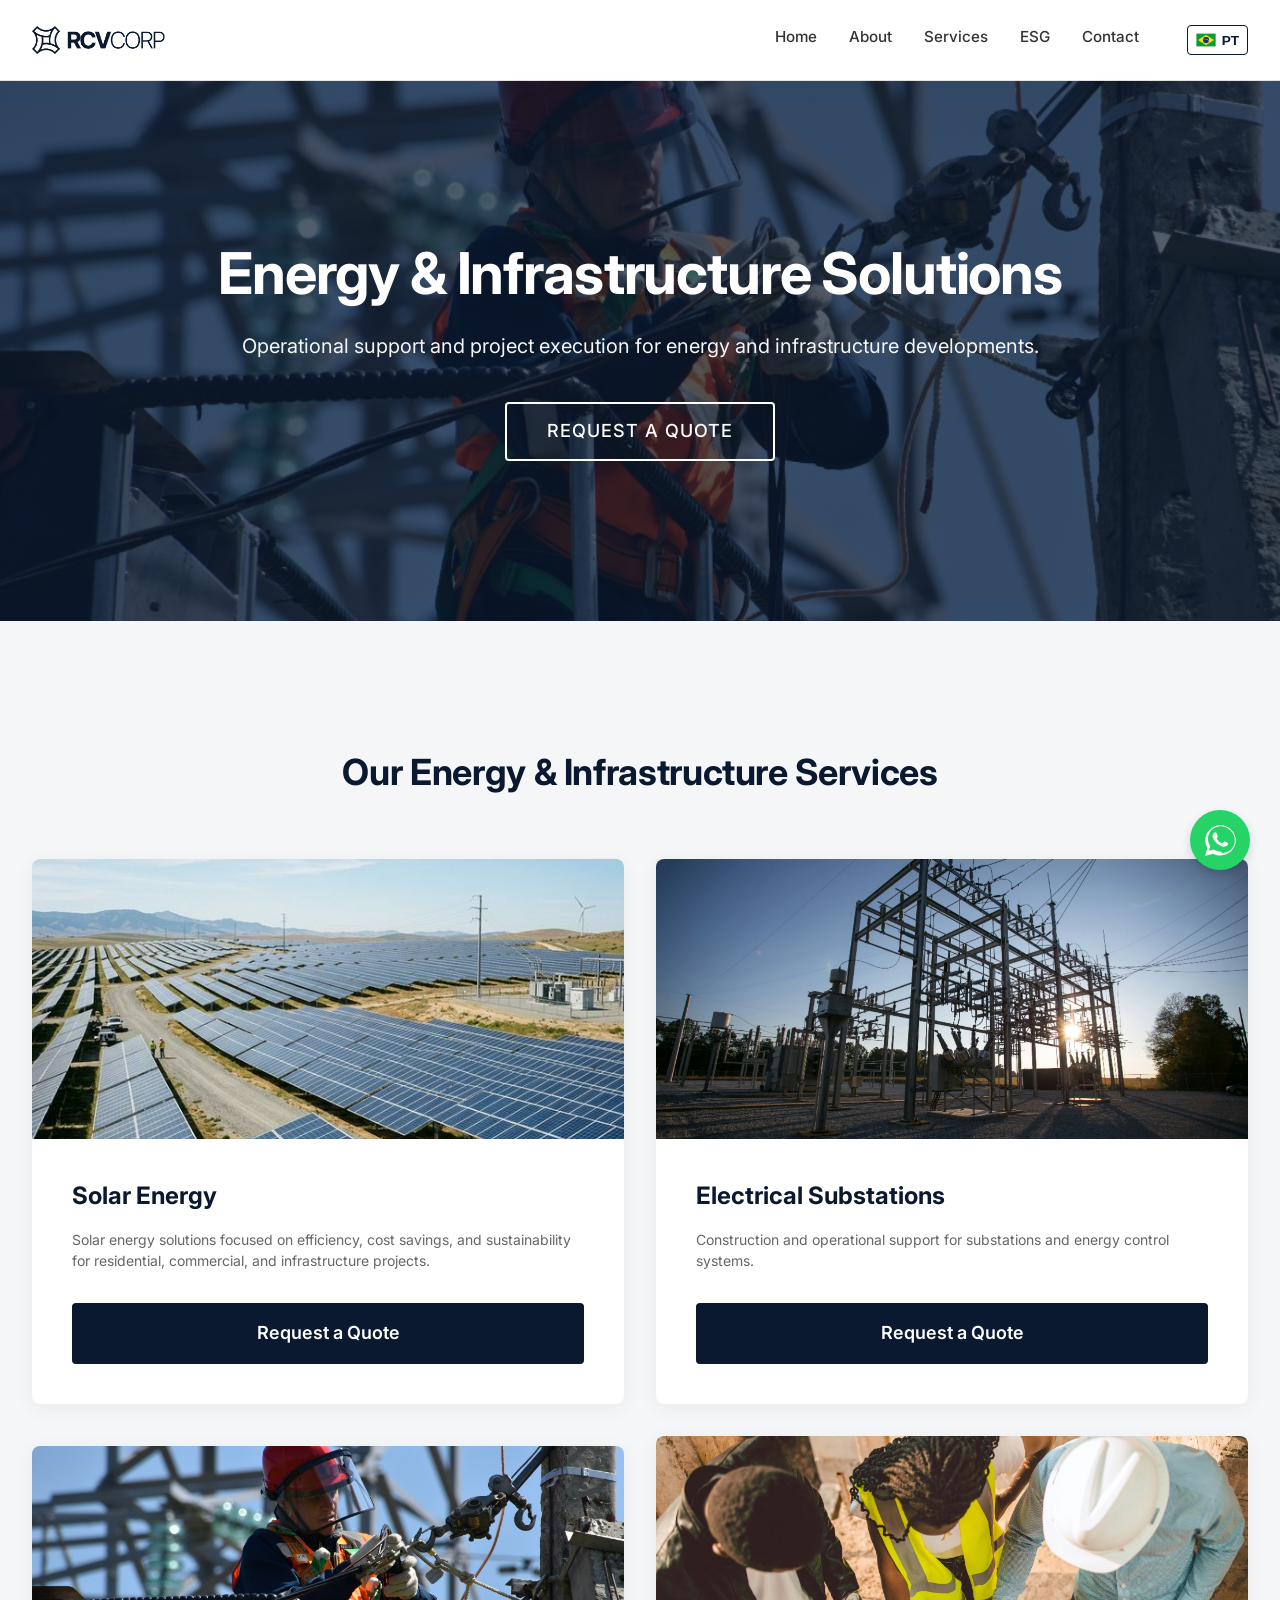
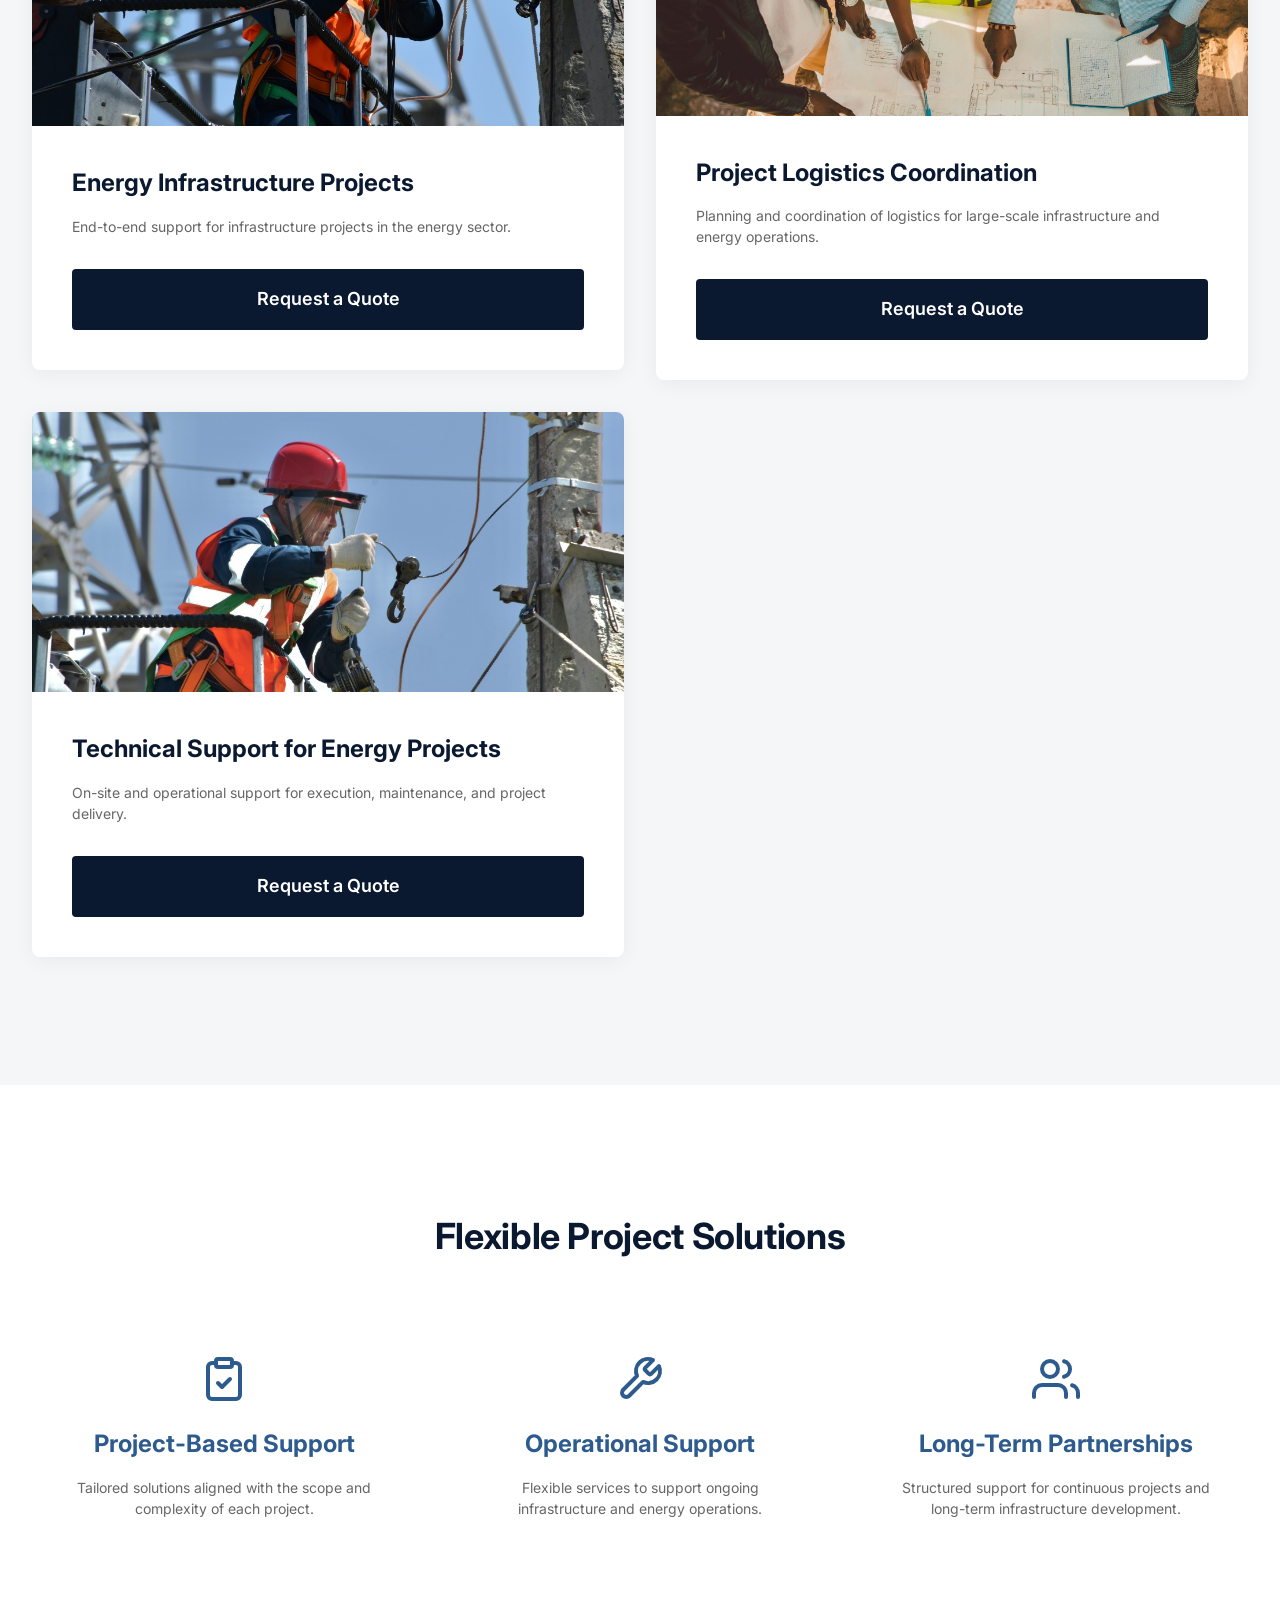
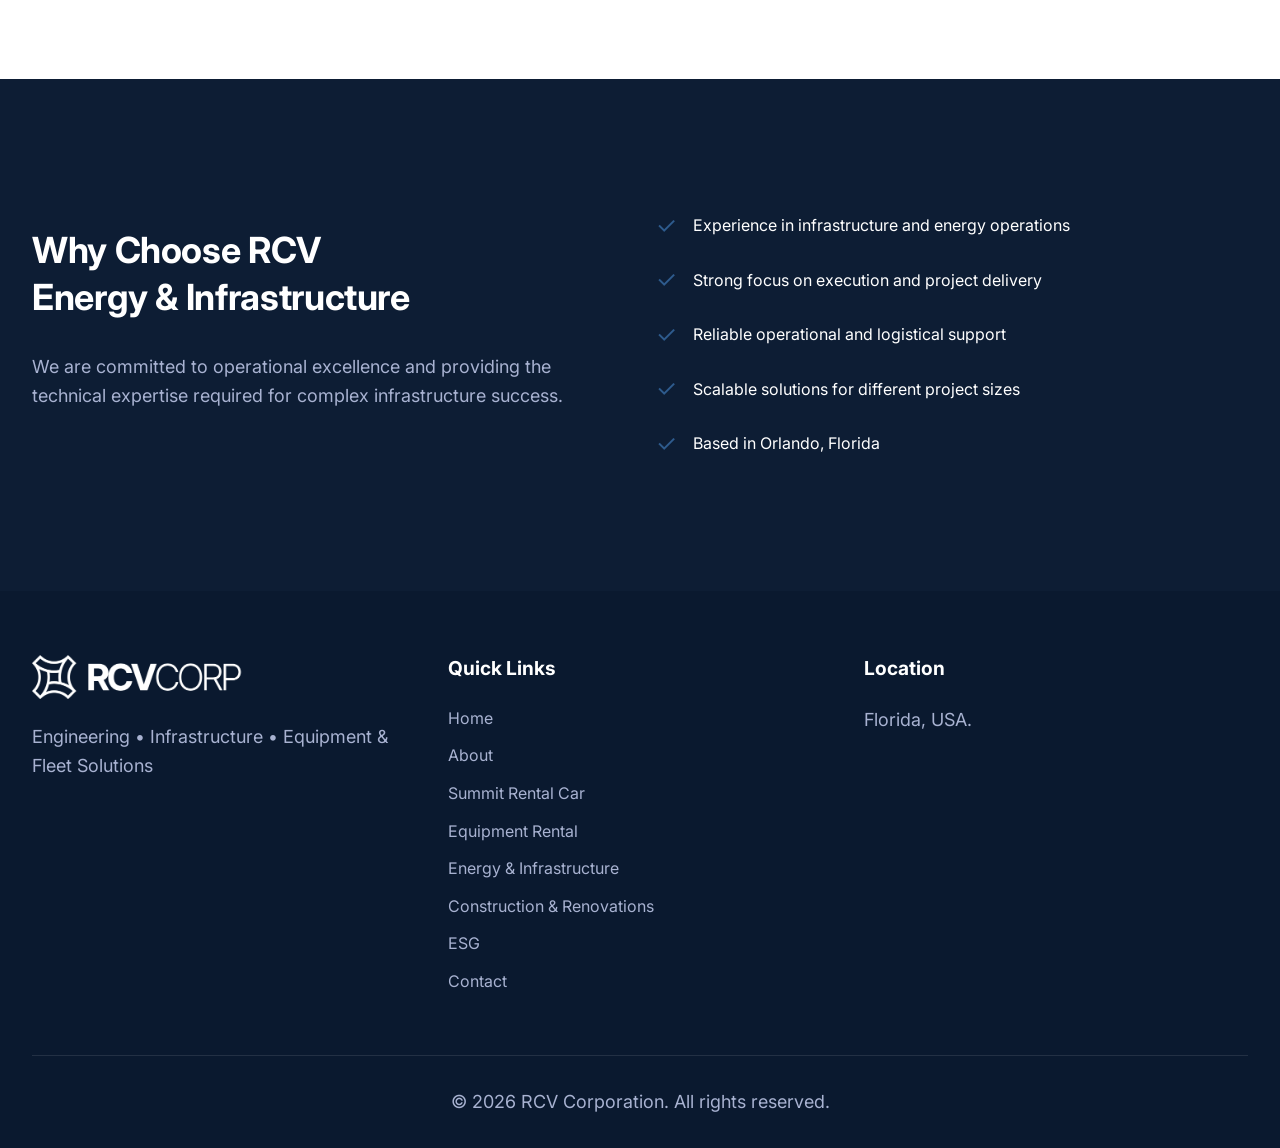
<file: energy.html>
<!DOCTYPE html>
<html lang="en">
<head>
  <meta charset="UTF-8">
  <meta name="viewport" content="width=device-width, initial-scale=1.0">
  <title>Energy & Infrastructure Solutions - RCV Corporation</title>
  <meta name="description" content="RCV Corp provides operational support and project execution for energy and infrastructure developments.">
  <link rel="stylesheet" href="styles.css">
  <link rel="icon" type="image/png" href="images/favicon.png">
</head>
<body>

  <!-- Header -->
  <header>
    <div class="container nav-container">
      <a href="index.html" class="logo"><img src="images/logo-dark.png" alt="RCV Corp"></a>
      <button class="mobile-menu-btn" aria-label="Toggle Menu"><span></span><span></span><span></span></button>
      <nav class="nav-links">
        <a href="index.html" data-i18n="nav_home">Home</a>
        <a href="about.html" data-i18n="nav_about">About</a>
        <div class="dropdown">
          <a href="javascript:void(0)" data-i18n="nav_services" style="display: flex; align-items: center; gap: 4px;">Services <svg style="width: 10px; height: 10px; fill: currentColor; margin-top: 2px;" xmlns="http://www.w3.org/2000/svg" viewBox="0 0 320 512"><path d="M137.4 374.6c12.5 12.5 32.8 12.5 45.3 0l128-128c9.2-9.2 11.9-22.9 6.9-34.9s-16.6-19.8-29.6-19.8L32 192c-12.9 0-24.6 7.8-29.6 19.8s-2.2 25.7 6.9 34.9l128 128z"/></svg></a>
          <div class="dropdown-content">
            <a href="summit.html" data-i18n="nav_srv_summit">Summit Rental Car</a>
            <a href="equipment.html" data-i18n="nav_srv_equip">Equipment Rental</a>
            <a href="energy.html" data-i18n="nav_srv_energy">Energy & Infrastructure</a>
            <a href="construction.html" data-i18n="nav_srv_const">Construction & Renovations</a>
          </div>
        </div>
        <a href="esg.html" data-i18n="nav_esg">ESG</a>
        <a href="contact.html" data-i18n="nav_contact">Contact</a>
        <button class="lang-toggle">PT</button>
      </nav>
    </div>
  </header>

  <!-- Hero Section -->
  <section class="hero" style="margin-top: 80px; position: relative; padding: 10rem 0; background: linear-gradient(rgba(10, 25, 47, 0.7), rgba(10, 25, 47, 0.7)), url('images/energy_hero.jpg') center/cover; color: var(--white); text-align: center;">
    <div class="container fade-in-up">
      <h1 class="hero-title" data-i18n="energy_hero_title" style="color: var(--white); margin-bottom: 1.5rem; width: 100%;">
        Energy & Infrastructure Solutions
      </h1>
      <p class="hero-subtitle" data-i18n="energy_hero_sub" style="max-width: 800px; margin: 0 auto 2.5rem; color: var(--light-gray);">
        Operational support and project execution for energy and infrastructure developments.
      </p>
      <div style="display: flex; justify-content: center; gap: 1rem; flex-wrap: wrap;">
        <a href="contact.html" class="btn" data-i18n="btn_request_quote" style="background: transparent; border: 2px solid var(--white); color: var(--white); padding: 0.8rem 2.5rem; border-radius: 4px; font-weight: 500; text-transform: uppercase; letter-spacing: 1px; transition: all 0.3s ease; display: inline-block;">Request a Quote</a>
      </div>
      <style>
        .hero .btn:hover {
          background: rgba(255, 255, 255, 0.1) !important;
          transform: translateY(-2px);
          box-shadow: 0 4px 15px rgba(0,0,0,0.2);
        }
      </style>
    </div>
  </section>


  <!-- Services Section -->
  <section style="padding: 8rem 0; background-color: var(--light-gray);">
    <div class="container">
      <div class="text-center fade-in-up" style="margin-bottom: 4rem;">
        <h2 class="section-title" data-i18n="energy_services_title">Our Energy & Infrastructure Services</h2>
      </div>
      
      <div class="grid-2">
        <!-- Solar Energy -->
        <div class="service-card fade-in-up" style="background: var(--white); border-radius: 8px; overflow: hidden; box-shadow: 0 4px 20px rgba(0,0,0,0.05); transition: var(--transition); display: flex; flex-direction: column;">
          <div style="width: 100%; height: 280px; overflow: hidden;">
            <img src="images/energy_solar.png" alt="Solar Energy" style="width: 100%; height: 100%; object-fit: cover; object-position: center;">
          </div>
          <div style="padding: 2.5rem; flex-grow: 1; display: flex; flex-direction: column;">
            <h3 data-i18n="energy_trans_title" style="margin-bottom: 1rem;">Solar Energy</h3>
            <p class="text-small" data-i18n="energy_trans_text" style="color: var(--text-muted); margin-bottom: 2rem;">Solar energy solutions focused on efficiency, cost savings, and sustainability for residential, commercial, and infrastructure projects.</p>
            <div style="margin-top: auto;">
              <a href="contact.html" class="btn btn-primary" data-i18n="btn_request_quote" style="width: 100%; text-align: center;">Request a Quote</a>
            </div>
          </div>
        </div>

        <!-- Electrical Substations -->
        <div class="service-card fade-in-up" style="background: var(--white); border-radius: 8px; overflow: hidden; box-shadow: 0 4px 20px rgba(0,0,0,0.05); transition: var(--transition); transition-delay: 0.1s; display: flex; flex-direction: column;">
          <div style="width: 100%; height: 280px; overflow: hidden;">
            <img src="images/energy_substation.jpg" alt="Electrical Substations" style="width: 100%; height: 100%; object-fit: cover; object-position: center;">
          </div>
          <div style="padding: 2.5rem; flex-grow: 1; display: flex; flex-direction: column;">
            <h3 data-i18n="energy_sub_title" style="margin-bottom: 1rem;">Electrical Substations</h3>
            <p class="text-small" data-i18n="energy_sub_text" style="color: var(--text-muted); margin-bottom: 2rem;">Construction and operational support for subestações and energy control systems.</p>
            <div style="margin-top: auto;">
              <a href="contact.html" class="btn btn-primary" data-i18n="btn_request_quote" style="width: 100%; text-align: center;">Request a Quote</a>
            </div>
          </div>
        </div>

        <!-- Energy Infrastructure Projects -->
        <div class="service-card fade-in-up" style="background: var(--white); border-radius: 8px; overflow: hidden; box-shadow: 0 4px 20px rgba(0,0,0,0.05); transition: var(--transition); transition-delay: 0.2s; display: flex; flex-direction: column;">
          <div style="width: 100%; height: 280px; overflow: hidden;">
            <img src="images/energy_hero.jpg" alt="Energy Infrastructure Projects" style="width: 100%; height: 100%; object-fit: cover; object-position: center;">
          </div>
          <div style="padding: 2.5rem; flex-grow: 1; display: flex; flex-direction: column;">
            <h3 data-i18n="energy_infra_title" style="margin-bottom: 1rem;">Energy Infrastructure Projects</h3>
            <p class="text-small" data-i18n="energy_infra_text" style="color: var(--text-muted); margin-bottom: 2rem;">End-to-end support for infrastructure projects in the energy sector.</p>
            <div style="margin-top: auto;">
              <a href="contact.html" class="btn btn-primary" data-i18n="btn_request_quote" style="width: 100%; text-align: center;">Request a Quote</a>
            </div>
          </div>
        </div>

        <!-- Project Logistics Coordination -->
        <div class="service-card fade-in-up" style="background: var(--white); border-radius: 8px; overflow: hidden; box-shadow: 0 4px 20px rgba(0,0,0,0.05); transition: var(--transition); transition-delay: 0.3s; display: flex; flex-direction: column;">
          <div style="width: 100%; height: 280px; overflow: hidden;">
            <img src="images/energy_projects.jpg" alt="Project Logistics Coordination" style="width: 100%; height: 100%; object-fit: cover; object-position: center;">
          </div>
          <div style="padding: 2.5rem; flex-grow: 1; display: flex; flex-direction: column;">
            <h3 data-i18n="energy_logistics_title" style="margin-bottom: 1rem;">Project Logistics Coordination</h3>
            <p class="text-small" data-i18n="energy_logistics_text" style="color: var(--text-muted); margin-bottom: 2rem;">Planning and coordination of logistics for large-scale infrastructure and energy operations.</p>
            <div style="margin-top: auto;">
              <a href="contact.html" class="btn btn-primary" data-i18n="btn_request_quote" style="width: 100%; text-align: center;">Request a Quote</a>
            </div>
          </div>
        </div>

        <!-- Technical Support -->
        <div class="service-card fade-in-up" style="background: var(--white); border-radius: 8px; overflow: hidden; box-shadow: 0 4px 20px rgba(0,0,0,0.05); transition: var(--transition); transition-delay: 0.4s; display: flex; flex-direction: column;">
          <div style="width: 100%; height: 280px; overflow: hidden;">
            <img src="images/energy_support.jpg" alt="Technical Support" style="width: 100%; height: 100%; object-fit: cover; object-position: center;">
          </div>
          <div style="padding: 2.5rem; flex-grow: 1; display: flex; flex-direction: column;">
            <h3 data-i18n="energy_support_title" style="margin-bottom: 1rem;">Technical Support for Energy Projects</h3>
            <p class="text-small" data-i18n="energy_support_text" style="color: var(--text-muted); margin-bottom: 2rem;">On-site and operational support for execution, maintenance, and project delivery.</p>
            <div style="margin-top: auto;">
              <a href="contact.html" class="btn btn-primary" data-i18n="btn_request_quote" style="width: 100%; text-align: center;">Request a Quote</a>
            </div>
          </div>
        </div>
      </div>
    </div>
  </section>

  <!-- Flexible Solutions Section -->
  <section style="padding: 8rem 0;">
    <div class="container">
      <div class="text-center fade-in-up" style="margin-bottom: 4rem;">
        <h2 class="section-title" data-i18n="energy_flexible_title">Flexible Project Solutions</h2>
      </div>
      
      <div class="grid-3">
        <!-- Project-Based Support -->
        <div class="fade-in-up" style="text-align: center; padding: 2rem;">
          <div style="margin-bottom: 1.5rem; color: var(--accent); display: flex; justify-content: center;">
            <svg width="48" height="48" viewBox="0 0 24 24" fill="none" stroke="currentColor" stroke-width="2" stroke-linecap="round" stroke-linejoin="round">
              <path d="M16 4h2a2 2 0 0 1 2 2v14a2 2 0 0 1-2 2H6a2 2 0 0 1-2-2V6a2 2 0 0 1 2-2h2"></path>
              <rect x="8" y="2" width="8" height="4" rx="1" ry="1"></rect>
              <path d="M9 14l2 2 4-4"></path>
            </svg>
          </div>
          <h3 data-i18n="energy_project_support" style="margin-bottom: 1rem; color: var(--accent);">Project-Based Support</h3>
          <p class="text-small" data-i18n="energy_project_text">Tailored solutions aligned with the scope and complexity of each project.</p>
        </div>

        <!-- Operational Support -->
        <div class="fade-in-up" style="text-align: center; padding: 2rem; transition-delay: 0.1s;">
          <div style="margin-bottom: 1.5rem; color: var(--accent); display: flex; justify-content: center;">
            <svg width="48" height="48" viewBox="0 0 24 24" fill="none" stroke="currentColor" stroke-width="2" stroke-linecap="round" stroke-linejoin="round">
              <path d="M14.7 6.3a1 1 0 0 0 0 1.4l1.6 1.6a1 1 0 0 0 1.4 0l3.77-3.77a6 6 0 0 1-7.94 7.94l-6.91 6.91a2.12 2.12 0 0 1-3-3l6.91-6.91a6 6 0 0 1 7.94-7.94l-3.76 3.76z"></path>
            </svg>
          </div>
          <h3 data-i18n="energy_ops_support" style="margin-bottom: 1rem; color: var(--accent);">Operational Support</h3>
          <p class="text-small" data-i18n="energy_ops_text">Flexible services to support ongoing infrastructure and energy operations.</p>
        </div>

        <!-- Long-Term Partnerships -->
        <div class="fade-in-up" style="text-align: center; padding: 2rem; transition-delay: 0.2s;">
          <div style="margin-bottom: 1.5rem; color: var(--accent); display: flex; justify-content: center;">
            <svg width="48" height="48" viewBox="0 0 24 24" fill="none" stroke="currentColor" stroke-width="2" stroke-linecap="round" stroke-linejoin="round">
              <path d="M17 21v-2a4 4 0 0 0-4-4H5a4 4 0 0 0-4 4v2"></path>
              <circle cx="9" cy="7" r="4"></circle>
              <path d="M23 21v-2a4 4 0 0 0-3-3.87"></path>
              <path d="M16 3.13a4 4 0 0 1 0 7.75"></path>
            </svg>
          </div>
          <h3 data-i18n="energy_partnerships" style="margin-bottom: 1rem; color: var(--accent);">Long-Term Partnerships</h3>
          <p class="text-small" data-i18n="energy_partnerships_text">Structured support for continuous projects and long-term infrastructure development.</p>
        </div>
      </div>
    </div>
  </section>

  <!-- Why Choose Us Section -->
  <section style="padding: 8rem 0; background-color: #0D1D34; color: var(--white);">
    <div class="container">
      <div class="grid-2 fade-in-up">
        <div>
          <h2 class="section-title" data-i18n="energy_why_title" style="color: var(--white); margin-bottom: 2rem;">Why Choose RCV Energy & Infrastructure</h2>
          <p class="text-body" data-i18n="energy_why_text" style="color: var(--medium-gray); margin-bottom: 2rem;">
            We are committed to operational excellence and providing the technical expertise required for complex infrastructure success.
          </p>
        </div>
        <div style="display: flex; flex-direction: column; gap: 1rem;">
          <div style="display: flex; align-items: center; gap: 1rem;">
            <span style="color: var(--accent); font-size: 1.5rem;">✓</span>
            <span data-i18n="energy_why_1">Experience in infrastructure and energy operations</span>
          </div>
          <div style="display: flex; align-items: center; gap: 1rem;">
            <span style="color: var(--accent); font-size: 1.5rem;">✓</span>
            <span data-i18n="energy_why_2">Strong focus on execution and project delivery</span>
          </div>
          <div style="display: flex; align-items: center; gap: 1rem;">
            <span style="color: var(--accent); font-size: 1.5rem;">✓</span>
            <span data-i18n="energy_why_3">Reliable operational and logistical support</span>
          </div>
          <div style="display: flex; align-items: center; gap: 1rem;">
            <span style="color: var(--accent); font-size: 1.5rem;">✓</span>
            <span data-i18n="energy_why_4">Scalable solutions for different project sizes</span>
          </div>
          <div style="display: flex; align-items: center; gap: 1rem;">
            <span style="color: var(--accent); font-size: 1.5rem;">✓</span>
            <span data-i18n="energy_why_5">Based in Orlando, Florida</span>
          </div>
        </div>
      </div>
    </div>
  </section>

  <!-- Footer -->
  <footer>
    <div class="container">
      <div class="footer-grid">
        <div class="footer-col">
          <img src="images/logo-light.png" alt="RCV Corp" style="height: 44px; width: auto; margin-bottom: 1.5rem; display: block;">
          <p data-i18n="footer_tagline">Engineering • Infrastructure • Equipment & Fleet Solutions</p>
        </div>
        <div class="footer-col">
          <h4 data-i18n="footer_links">Quick Links</h4>
          <div class="footer-links">
            <a href="index.html" data-i18n="nav_home">Home</a>
            <a href="about.html" data-i18n="nav_about">About</a>
            <a href="summit.html" data-i18n="nav_srv_summit">Summit Rental Car</a>
            <a href="equipment.html" data-i18n="nav_srv_equip">Equipment Rental</a>
            <a href="energy.html" data-i18n="nav_srv_energy">Energy & Infrastructure</a>
            <a href="construction.html" data-i18n="nav_srv_const">Construction & Renovations</a>
            <a href="esg.html" data-i18n="nav_esg">ESG</a>
            <a href="contact.html" data-i18n="nav_contact">Contact</a>
          </div>
        </div>
        <div class="footer-col">
          <h4 data-i18n="footer_location">Location</h4>
          <p data-i18n="footer_address">Corporate Headquarters<br>United States</p>
        </div>
      </div>
      <div class="footer-bottom">
        <p data-i18n="footer_rights">&copy; 2026 RCV Corporation. All rights reserved.</p>
      </div>
    </div>
  </footer>

  <!-- WhatsApp Widget -->
  <a href="https://wa.me/14074627211" class="whatsapp-widget" target="_blank" rel="noopener noreferrer" aria-label="Chat on WhatsApp">
    <svg xmlns="http://www.w3.org/2000/svg" viewBox="0 0 448 512"><path d="M380.9 97.1C339 55.1 283.2 32 223.9 32c-122.4 0-222 99.6-222 222 0 39.1 10.2 77.3 29.6 111L0 480l117.7-30.9c32.4 17.7 68.9 27 106.1 27h.1c122.3 0 224.1-99.6 224.1-222 0-59.3-25.2-115-67.1-157zM223.9 416.3c-32.9 0-65.1-8.9-93.3-25.6l-6.7-4-69.4 18.2 18.6-67.6-4.4-7c-18.4-29.2-28-63.1-28-98.3 0-101.4 82.5-184 184-184 55.7 0 108.1 21.7 147.5 61.1 39.4 39.4 61.1 91.8 61.1 147.5 0 101.4-82.5 184-184.1 184zM324.7 289.8c-5.5-2.8-32.6-16.1-37.7-18-5.1-1.9-8.8-2.8-12.5 2.8-3.7 5.5-14.3 18-17.5 21.7-3.2 3.7-6.5 4.1-12 1.4-5.5-2.8-23.3-8.6-44.4-27.5-16.4-14.7-27.5-32.9-30.7-38.4-3.2-5.5-.3-8.5 2.5-11.2 2.5-2.5 5.5-6.5 8.3-9.7 2.8-3.2 3.7-5.5 5.5-9.2 1.8-3.7.9-7-4.1-12.5-1.4-1.4-12.5-30.1-17.1-41.2-4.5-10.8-9.1-9.3-12.5-9.5-3.2-.2-6.9-.2-10.6-.2-3.7 0-9.7 1.4-14.7 6.9-5 5.5-19.3 18.9-19.3 46 0 27.1 19.8 53.3 22.5 57 2.8 3.7 38.9 59.5 94.2 83.3 13.2 5.7 23.5 9.1 31.6 11.6 13.2 4.2 25.2 3.6 34.8 2.2 10.6-1.6 32.6-13.3 37.2-26.2 4.6-12.9 4.6-24 3.2-26.2-1.4-2.2-5.1-3.6-10.6-6.4z"/></svg>
  </a>

  <script src="translations.js"></script>
  <script src="script.js"></script>
</body>
</html>
</file>
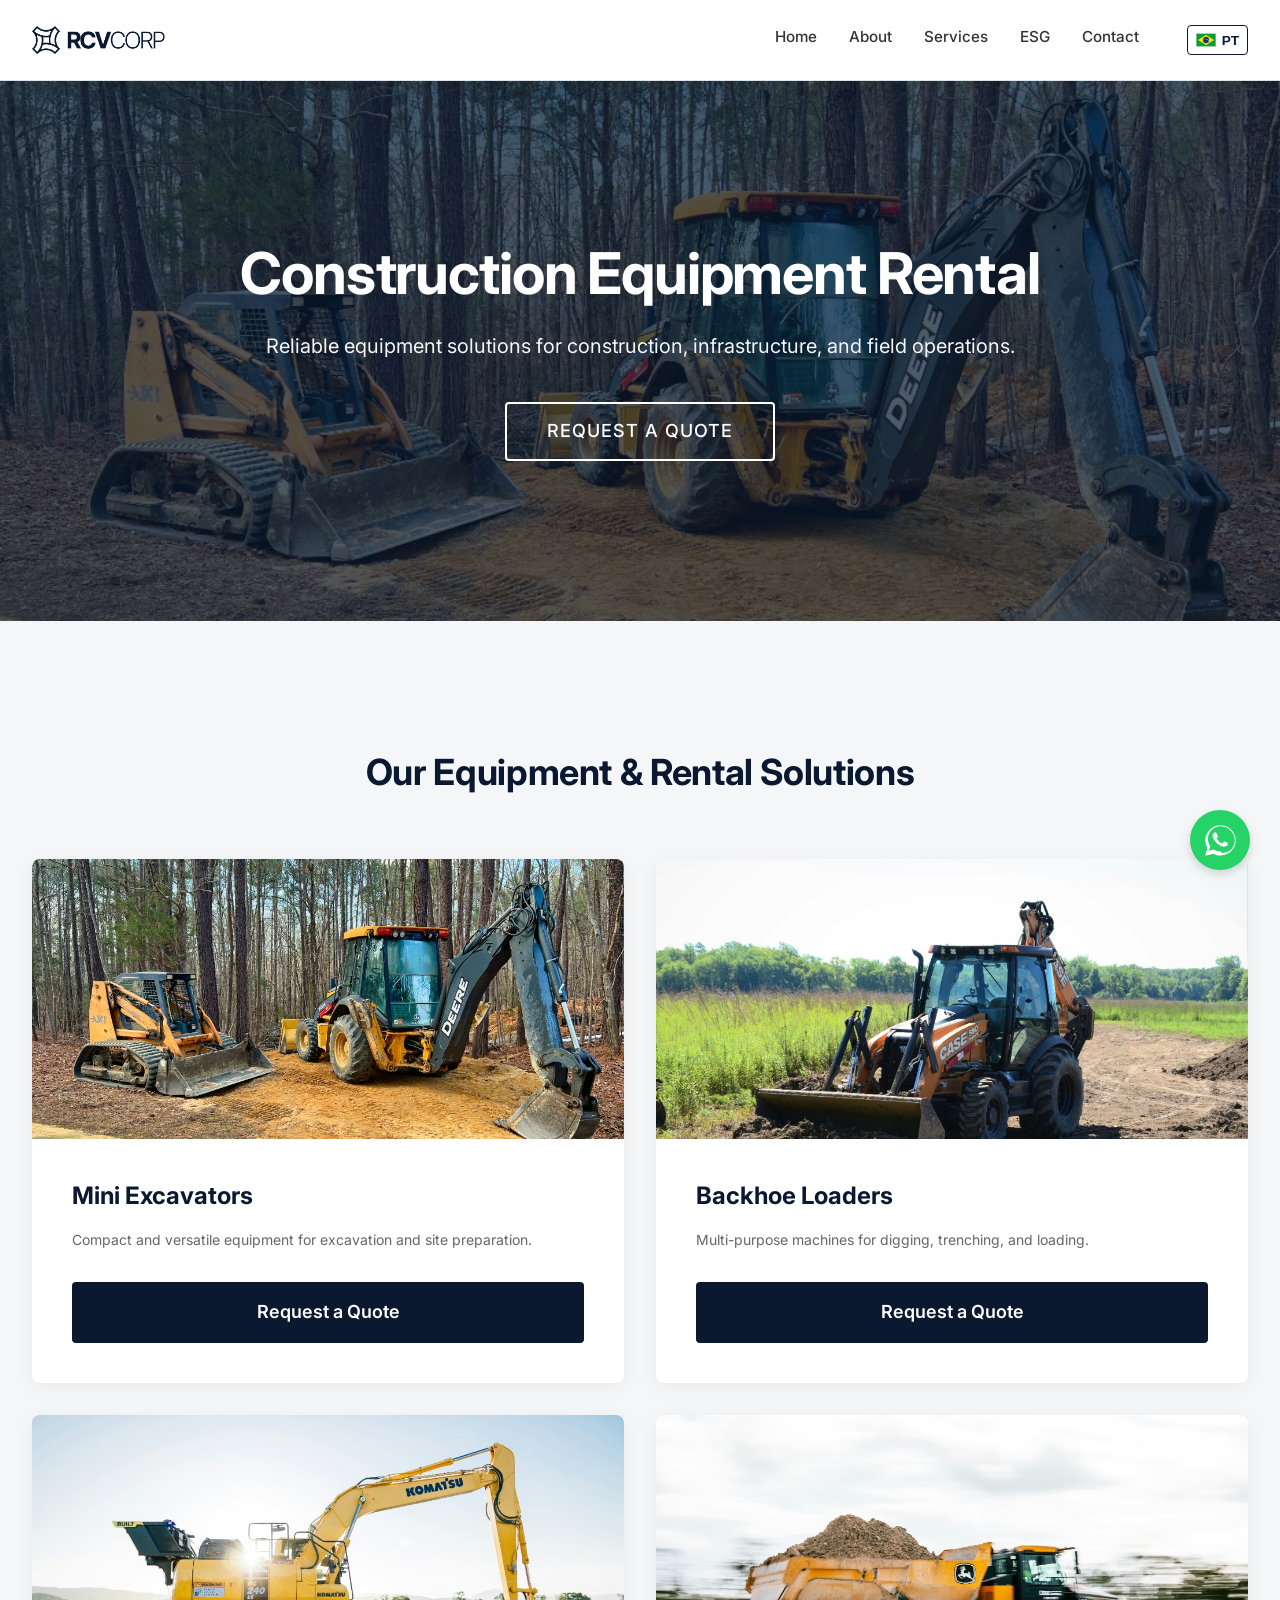
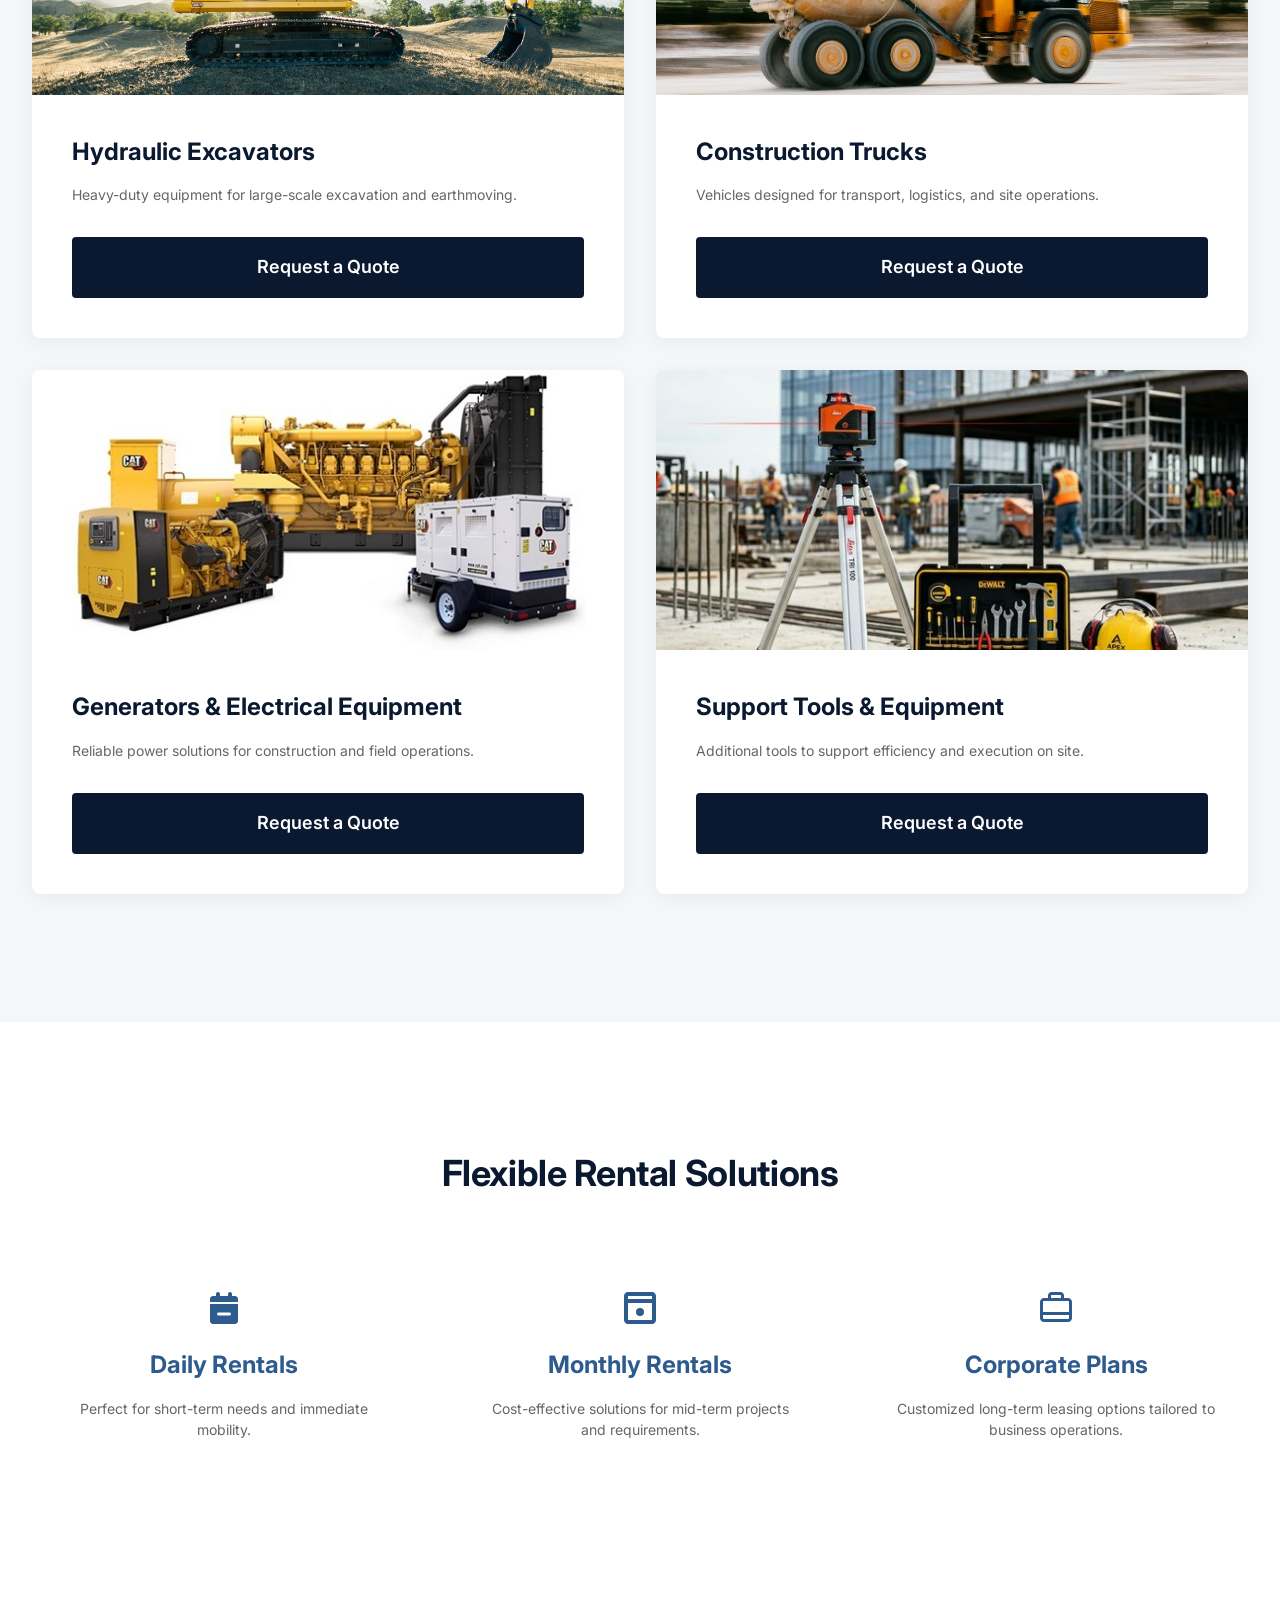
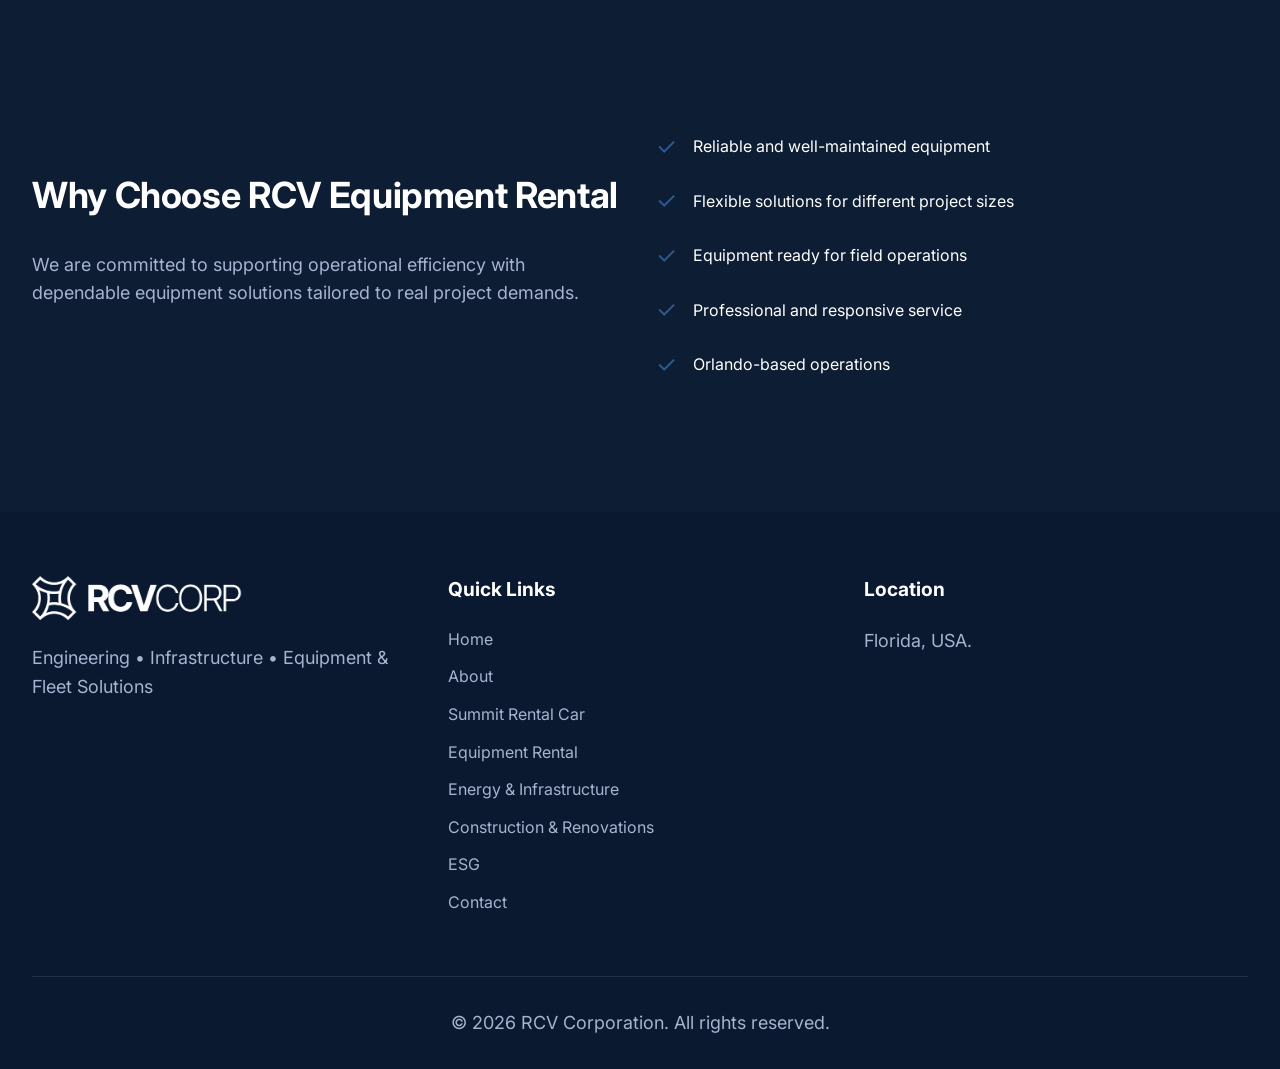
<file: equipment.html>
<!DOCTYPE html>
<html lang="en">
<head>
  <meta charset="UTF-8">
  <meta name="viewport" content="width=device-width, initial-scale=1.0">
  <title>Construction Equipment Rental - RCV Corporation</title>
  <meta name="description" content="RCV Corp provides professional equipment rental solutions for construction, infrastructure, and field operations.">
  <link rel="stylesheet" href="styles.css">
  <link rel="icon" type="image/png" href="images/favicon.png">
</head>
<body>

  <!-- Header -->
  <header>
    <div class="container nav-container">
      <a href="index.html" class="logo"><img src="images/logo-dark.png" alt="RCV Corp"></a>
      <button class="mobile-menu-btn" aria-label="Toggle Menu"><span></span><span></span><span></span></button>
      <nav class="nav-links">
        <a href="index.html" data-i18n="nav_home">Home</a>
        <a href="about.html" data-i18n="nav_about">About</a>
        <div class="dropdown">
          <a href="javascript:void(0)" data-i18n="nav_services" style="display: flex; align-items: center; gap: 4px;">Services <svg style="width: 10px; height: 10px; fill: currentColor; margin-top: 2px;" xmlns="http://www.w3.org/2000/svg" viewBox="0 0 320 512"><path d="M137.4 374.6c12.5 12.5 32.8 12.5 45.3 0l128-128c9.2-9.2 11.9-22.9 6.9-34.9s-16.6-19.8-29.6-19.8L32 192c-12.9 0-24.6 7.8-29.6 19.8s-2.2 25.7 6.9 34.9l128 128z"/></svg></a>
          <div class="dropdown-content">
            <a href="summit.html" data-i18n="nav_srv_summit">Summit Rental Car</a>
            <a href="equipment.html" data-i18n="nav_srv_equip">Equipment Rental</a>
            <a href="energy.html" data-i18n="nav_srv_energy">Energy & Infrastructure</a>
            <a href="construction.html" data-i18n="nav_srv_const">Construction & Renovations</a>
          </div>
        </div>
        <a href="esg.html" data-i18n="nav_esg">ESG</a>
        <a href="contact.html" data-i18n="nav_contact">Contact</a>
        <button class="lang-toggle">PT</button>
      </nav>
    </div>
  </header>

  <!-- Hero Section -->
  <section class="hero" style="margin-top: 80px; position: relative; padding: 10rem 0; background: linear-gradient(rgba(10, 25, 47, 0.7), rgba(10, 25, 47, 0.7)), url('images/equip_mini_ex.jpg') center/cover; color: var(--white); text-align: center;">
    <div class="container fade-in-up">
      <h1 class="hero-title" data-i18n="equip_hero_title" style="color: var(--white); margin-bottom: 1.5rem; width: 100%;">
        Construction Equipment Rental
      </h1>
      <p class="hero-subtitle" data-i18n="equip_hero_sub" style="max-width: 800px; margin: 0 auto 2.5rem; color: var(--light-gray);">
        Reliable equipment solutions for construction, infrastructure, and field operations.
      </p>
      <div style="display: flex; justify-content: center; gap: 1rem; flex-wrap: wrap;">
        <a href="contact.html" class="btn" data-i18n="btn_request_quote" style="background: transparent; border: 2px solid var(--white); color: var(--white); padding: 0.8rem 2.5rem; border-radius: 4px; font-weight: 500; text-transform: uppercase; letter-spacing: 1px; transition: all 0.3s ease; display: inline-block;">Request a Quote</a>
      </div>
      <style>
        .hero .btn:hover {
          background: rgba(255, 255, 255, 0.1) !important;
          transform: translateY(-2px);
          box-shadow: 0 4px 15px rgba(0,0,0,0.2);
        }
      </style>
    </div>
  </section>


  <!-- Equipment / Solutions Section -->
  <section style="padding: 8rem 0; background-color: var(--light-gray);">
    <div class="container">
      <div class="text-center fade-in-up" style="margin-bottom: 4rem;">
        <h2 class="section-title" data-i18n="equip_solutions_title">Our Equipment & Rental Solutions</h2>
      </div>
      
      <div class="grid-2">
        <!-- Mini Excavators -->
        <div class="service-card fade-in-up" style="background: var(--white); border-radius: 8px; overflow: hidden; box-shadow: 0 4px 20px rgba(0,0,0,0.05); transition: var(--transition); display: flex; flex-direction: column;">
          <div style="width: 100%; height: 280px; overflow: hidden;">
            <img src="images/equip_mini_ex.jpg" alt="Mini Excavators" style="width: 100%; height: 100%; object-fit: cover; object-position: center;">
          </div>
          <div style="padding: 2.5rem; flex-grow: 1; display: flex; flex-direction: column;">
            <h3 data-i18n="equip_mini_ex_title" style="margin-bottom: 1rem;">Mini Excavators</h3>
            <p class="text-small" data-i18n="equip_mini_ex_text" style="color: var(--text-muted); margin-bottom: 2rem;">Compact and versatile equipment for excavation and site preparation.</p>
            <div style="margin-top: auto;">
              <a href="contact.html" class="btn btn-primary" data-i18n="btn_request_quote" style="width: 100%; text-align: center;">Request a Quote</a>
            </div>
          </div>
        </div>

        <!-- Backhoe Loaders -->
        <div class="service-card fade-in-up" style="background: var(--white); border-radius: 8px; overflow: hidden; box-shadow: 0 4px 20px rgba(0,0,0,0.05); transition: var(--transition); transition-delay: 0.1s; display: flex; flex-direction: column;">
          <div style="width: 100%; height: 280px; overflow: hidden;">
            <img src="images/equip_backhoe.jpg" alt="Backhoe Loaders" style="width: 100%; height: 100%; object-fit: cover; object-position: center;">
          </div>
          <div style="padding: 2.5rem; flex-grow: 1; display: flex; flex-direction: column;">
            <h3 data-i18n="equip_backhoe_title" style="margin-bottom: 1rem;">Backhoe Loaders</h3>
            <p class="text-small" data-i18n="equip_backhoe_text" style="color: var(--text-muted); margin-bottom: 2rem;">Multi-purpose machines for digging, trenching, and loading.</p>
            <div style="margin-top: auto;">
              <a href="contact.html" class="btn btn-primary" data-i18n="btn_request_quote" style="width: 100%; text-align: center;">Request a Quote</a>
            </div>
          </div>
        </div>

        <!-- Hydraulic Excavators -->
        <div class="service-card fade-in-up" style="background: var(--white); border-radius: 8px; overflow: hidden; box-shadow: 0 4px 20px rgba(0,0,0,0.05); transition: var(--transition); transition-delay: 0.2s; display: flex; flex-direction: column;">
          <div style="width: 100%; height: 280px; overflow: hidden;">
            <img src="images/equip_hyd_ex.jpg" alt="Hydraulic Excavators" style="width: 100%; height: 100%; object-fit: cover; object-position: center;">
          </div>
          <div style="padding: 2.5rem; flex-grow: 1; display: flex; flex-direction: column;">
            <h3 data-i18n="equip_hyd_ex_title" style="margin-bottom: 1rem;">Hydraulic Excavators</h3>
            <p class="text-small" data-i18n="equip_hyd_ex_text" style="color: var(--text-muted); margin-bottom: 2rem;">Heavy-duty equipment for large-scale excavation and earthmoving.</p>
            <div style="margin-top: auto;">
              <a href="contact.html" class="btn btn-primary" data-i18n="btn_request_quote" style="width: 100%; text-align: center;">Request a Quote</a>
            </div>
          </div>
        </div>

        <!-- Construction Trucks -->
        <div class="service-card fade-in-up" style="background: var(--white); border-radius: 8px; overflow: hidden; box-shadow: 0 4px 20px rgba(0,0,0,0.05); transition: var(--transition); transition-delay: 0.3s; display: flex; flex-direction: column;">
          <div style="width: 100%; height: 280px; overflow: hidden;">
            <img src="images/equip_trucks.jpg" alt="Construction Trucks" style="width: 100%; height: 100%; object-fit: cover; object-position: center;">
          </div>
          <div style="padding: 2.5rem; flex-grow: 1; display: flex; flex-direction: column;">
            <h3 data-i18n="equip_trucks_title" style="margin-bottom: 1rem;">Construction Trucks</h3>
            <p class="text-small" data-i18n="equip_trucks_text" style="color: var(--text-muted); margin-bottom: 2rem;">Vehicles designed for transport, logistics, and site operations.</p>
            <div style="margin-top: auto;">
              <a href="contact.html" class="btn btn-primary" data-i18n="btn_request_quote" style="width: 100%; text-align: center;">Request a Quote</a>
            </div>
          </div>
        </div>

        <!-- Generators -->
        <div class="service-card fade-in-up" style="background: var(--white); border-radius: 8px; overflow: hidden; box-shadow: 0 4px 20px rgba(0,0,0,0.05); transition: var(--transition); transition-delay: 0.4s; display: flex; flex-direction: column;">
          <div style="width: 100%; height: 280px; overflow: hidden;">
            <img src="images/equip_gen.jpg" alt="Generators" style="width: 100%; height: 100%; object-fit: cover; object-position: center;">
          </div>
          <div style="padding: 2.5rem; flex-grow: 1; display: flex; flex-direction: column;">
            <h3 data-i18n="equip_gen_title" style="margin-bottom: 1rem;">Generators & Electrical Equipment</h3>
            <p class="text-small" data-i18n="equip_gen_text" style="color: var(--text-muted); margin-bottom: 2rem;">Reliable power solutions for construction and field operations.</p>
            <div style="margin-top: auto;">
              <a href="contact.html" class="btn btn-primary" data-i18n="btn_request_quote" style="width: 100%; text-align: center;">Request a Quote</a>
            </div>
          </div>
        </div>

        <!-- Support Tools -->
        <div class="service-card fade-in-up" style="background: var(--white); border-radius: 8px; overflow: hidden; box-shadow: 0 4px 20px rgba(0,0,0,0.05); transition: var(--transition); transition-delay: 0.5s; display: flex; flex-direction: column;">
          <div style="width: 100%; height: 280px; overflow: hidden;">
            <img src="images/equip_support_tools.png" alt="Support Tools" style="width: 100%; height: 100%; object-fit: cover; object-position: center;">
          </div>
          <div style="padding: 2.5rem; flex-grow: 1; display: flex; flex-direction: column;">
            <h3 data-i18n="equip_support_title" style="margin-bottom: 1rem;">Support Tools & Equipment</h3>
            <p class="text-small" data-i18n="equip_support_text" style="color: var(--text-muted); margin-bottom: 2rem;">Additional tools to support efficiency and execution on site.</p>
            <div style="margin-top: auto;">
              <a href="contact.html" class="btn btn-primary" data-i18n="btn_request_quote" style="width: 100%; text-align: center;">Request a Quote</a>
            </div>
          </div>
        </div>
      </div>
    </div>
  </section>

  <!-- Rental Plans Section -->
  <section style="padding: 8rem 0;">
    <div class="container">
      <div class="text-center fade-in-up" style="margin-bottom: 4rem;">
        <h2 class="section-title" data-i18n="equip_flexible_title">Flexible Rental Solutions</h2>
      </div>
      
      <div class="grid-3">
        <!-- Daily -->
        <div class="fade-in-up" style="text-align: center; padding: 2rem;">
          <div style="margin-bottom: 1.5rem; color: var(--accent); display: flex; justify-content: center;">
            <svg style="width: 32px; height: 32px; fill: currentColor;" xmlns="http://www.w3.org/2000/svg" viewBox="0 0 448 512"><path d="M128 0c17.7 0 32 14.3 32 32l0 32 128 0 0-32c0-17.7 14.3-32 32-32s32 14.3 32 32l0 32 48 0c26.5 0 48 21.5 48 48l0 48L0 160l0-48C0 85.5 21.5 64 48 64l48 0 0-32c0-17.7 14.3-32 32-32zM0 192l448 0 0 272c0 26.5-21.5 48-48 48L48 512c-26.5 0-48-21.5-48-48L0 192zM312 376c13.3 0 24-10.7 24-24s-10.7-24-24-24l-176 0c-13.3 0-24 10.7-24 24s10.7 24 24 24l176 0z"/></svg>
          </div>
          <h3 data-i18n="equip_short_term" style="margin-bottom: 1rem; color: var(--accent);">Daily Rentals</h3>
          <p class="text-small" data-i18n="equip_plans_daily_text">Perfect for short-term needs and immediate mobility.</p>
        </div>

        <!-- Monthly -->
        <div class="fade-in-up" style="text-align: center; padding: 2rem; transition-delay: 0.1s;">
          <div style="margin-bottom: 1.5rem; color: var(--accent); display: flex; justify-content: center;">
            <svg style="width: 32px; height: 32px; fill: currentColor;" xmlns="http://www.w3.org/2000/svg" viewBox="0 0 512 512"><path d="M0 64C0 28.7 28.7 0 64 0l384 0c35.3 0 64 28.7 64 64l0 384c0 35.3-28.7 64-64 64L64 512c-35.3 0-64-28.7-64-64L0 64zm64 0l0 48 384 0 0-48L64 64zm384 112L64 176l0 272 384 0 0-272zM256 384a64 64 0 1 1 0-128 64 64 0 1 1 0 128z"/></svg>
          </div>
          <h3 data-i18n="equip_long_term" style="margin-bottom: 1rem; color: var(--accent);">Monthly Rentals</h3>
          <p class="text-small" data-i18n="equip_plans_monthly_text">Cost-effective solutions for mid-term projects and requirements.</p>
        </div>

        <!-- Corporate -->
        <div class="fade-in-up" style="text-align: center; padding: 2rem; transition-delay: 0.2s;">
          <div style="margin-bottom: 1.5rem; color: var(--accent); display: flex; justify-content: center;">
            <svg style="width: 32px; height: 32px; fill: currentColor;" xmlns="http://www.w3.org/2000/svg" viewBox="0 0 512 512"><path d="M184 48H328c4.4 0 8 3.6 8 8V96H176V56c0-4.4 3.6-8 8-8zm-56 8V96H64C28.7 96 0 124.7 0 160V416c0 35.3 28.7 64 64 64H448c35.3 0 64-28.7 64-64V160c0-35.3-28.7-64-64-64H384V56c0-30.9-25.1-56-56-56H184c-30.9 0-56 25.1-56 56zM64 144H448c8.8 0 16 7.2 16 16V320H48V160c0-8.8 7.2-16 16-16zM48 368H464v48c0 8.8-7.2 16-16 16H64c-8.8 0-16-7.2-16-16V368z"/></svg>
          </div>
          <h3 data-i18n="equip_project_support" style="margin-bottom: 1rem; color: var(--accent);">Corporate Plans</h3>
          <p class="text-small" data-i18n="equip_plans_corp_text">Customized long-term leasing options tailored to business operations.</p>
        </div>
      </div>
    </div>
  </section>

  <!-- Why Choose Us Section -->
  <section style="padding: 8rem 0; background-color: #0D1D34; color: var(--white);">
    <div class="container">
      <div class="grid-2 fade-in-up">
        <div>
          <h2 class="section-title" data-i18n="equip_why_title" style="color: var(--white); margin-bottom: 2rem;">Why Choose RCV Equipment Rental</h2>
          <p class="text-body" data-i18n="equip_why_text" style="color: var(--medium-gray); margin-bottom: 2rem;">
            We are committed to supporting operational efficiency with dependable equipment solutions tailored to real project demands.
          </p>
        </div>
        <div style="display: flex; flex-direction: column; gap: 1rem;">
          <div style="display: flex; align-items: center; gap: 1rem;">
            <span style="color: var(--accent); font-size: 1.5rem;">✓</span>
            <span data-i18n="equip_why_1">Reliable and well-maintained equipment</span>
          </div>
          <div style="display: flex; align-items: center; gap: 1rem;">
            <span style="color: var(--accent); font-size: 1.5rem;">✓</span>
            <span data-i18n="equip_why_2">Flexible solutions for different project sizes</span>
          </div>
          <div style="display: flex; align-items: center; gap: 1rem;">
            <span style="color: var(--accent); font-size: 1.5rem;">✓</span>
            <span data-i18n="equip_why_3">Equipment ready for field operations</span>
          </div>
          <div style="display: flex; align-items: center; gap: 1rem;">
            <span style="color: var(--accent); font-size: 1.5rem;">✓</span>
            <span data-i18n="equip_why_4">Professional and responsive service</span>
          </div>
          <div style="display: flex; align-items: center; gap: 1rem;">
            <span style="color: var(--accent); font-size: 1.5rem;">✓</span>
            <span data-i18n="equip_why_5">Orlando-based operations</span>
          </div>
        </div>
      </div>
    </div>
  </section>



  <!-- Footer -->
  <footer>
    <div class="container">
      <div class="footer-grid">
        <div class="footer-col">
          <img src="images/logo-light.png" alt="RCV Corp" style="height: 44px; width: auto; margin-bottom: 1.5rem; display: block;">
          <p data-i18n="footer_tagline">Engineering • Infrastructure • Equipment & Fleet Solutions</p>
        </div>
        <div class="footer-col">
          <h4 data-i18n="footer_links">Quick Links</h4>
          <div class="footer-links">
            <a href="index.html" data-i18n="nav_home">Home</a>
            <a href="about.html" data-i18n="nav_about">About</a>
            <a href="summit.html" data-i18n="nav_srv_summit">Summit Rental Car</a>
            <a href="equipment.html" data-i18n="nav_srv_equip">Equipment Rental</a>
            <a href="energy.html" data-i18n="nav_srv_energy">Energy & Infrastructure</a>
            <a href="construction.html" data-i18n="nav_srv_const">Construction & Renovations</a>
            <a href="esg.html" data-i18n="nav_esg">ESG</a>
            <a href="contact.html" data-i18n="nav_contact">Contact</a>
          </div>
        </div>
        <div class="footer-col">
          <h4 data-i18n="footer_location">Location</h4>
          <p data-i18n="footer_address">Corporate Headquarters<br>United States</p>
        </div>
      </div>
      <div class="footer-bottom">
        <p data-i18n="footer_rights">&copy; 2026 RCV Corporation. All rights reserved.</p>
      </div>
    </div>
  </footer>

  <!-- WhatsApp Widget -->
  <a href="https://wa.me/14074627211" class="whatsapp-widget" target="_blank" rel="noopener noreferrer" aria-label="Chat on WhatsApp">
    <svg xmlns="http://www.w3.org/2000/svg" viewBox="0 0 448 512"><path d="M380.9 97.1C339 55.1 283.2 32 223.9 32c-122.4 0-222 99.6-222 222 0 39.1 10.2 77.3 29.6 111L0 480l117.7-30.9c32.4 17.7 68.9 27 106.1 27h.1c122.3 0 224.1-99.6 224.1-222 0-59.3-25.2-115-67.1-157zM223.9 416.3c-32.9 0-65.1-8.9-93.3-25.6l-6.7-4-69.4 18.2 18.6-67.6-4.4-7c-18.4-29.2-28-63.1-28-98.3 0-101.4 82.5-184 184-184 55.7 0 108.1 21.7 147.5 61.1 39.4 39.4 61.1 91.8 61.1 147.5 0 101.4-82.5 184-184.1 184zM324.7 289.8c-5.5-2.8-32.6-16.1-37.7-18-5.1-1.9-8.8-2.8-12.5 2.8-3.7 5.5-14.3 18-17.5 21.7-3.2 3.7-6.5 4.1-12 1.4-5.5-2.8-23.3-8.6-44.4-27.5-16.4-14.7-27.5-32.9-30.7-38.4-3.2-5.5-.3-8.5 2.5-11.2 2.5-2.5 5.5-6.5 8.3-9.7 2.8-3.2 3.7-5.5 5.5-9.2 1.8-3.7.9-7-4.1-12.5-1.4-1.4-12.5-30.1-17.1-41.2-4.5-10.8-9.1-9.3-12.5-9.5-3.2-.2-6.9-.2-10.6-.2-3.7 0-9.7 1.4-14.7 6.9-5 5.5-19.3 18.9-19.3 46 0 27.1 19.8 53.3 22.5 57 2.8 3.7 38.9 59.5 94.2 83.3 13.2 5.7 23.5 9.1 31.6 11.6 13.2 4.2 25.2 3.6 34.8 2.2 10.6-1.6 32.6-13.3 37.2-26.2 4.6-12.9 4.6-24 3.2-26.2-1.4-2.2-5.1-3.6-10.6-6.4z"/></svg>
  </a>

  <script src="translations.js"></script>
  <script src="script.js"></script>
</body>
</html>
</file>
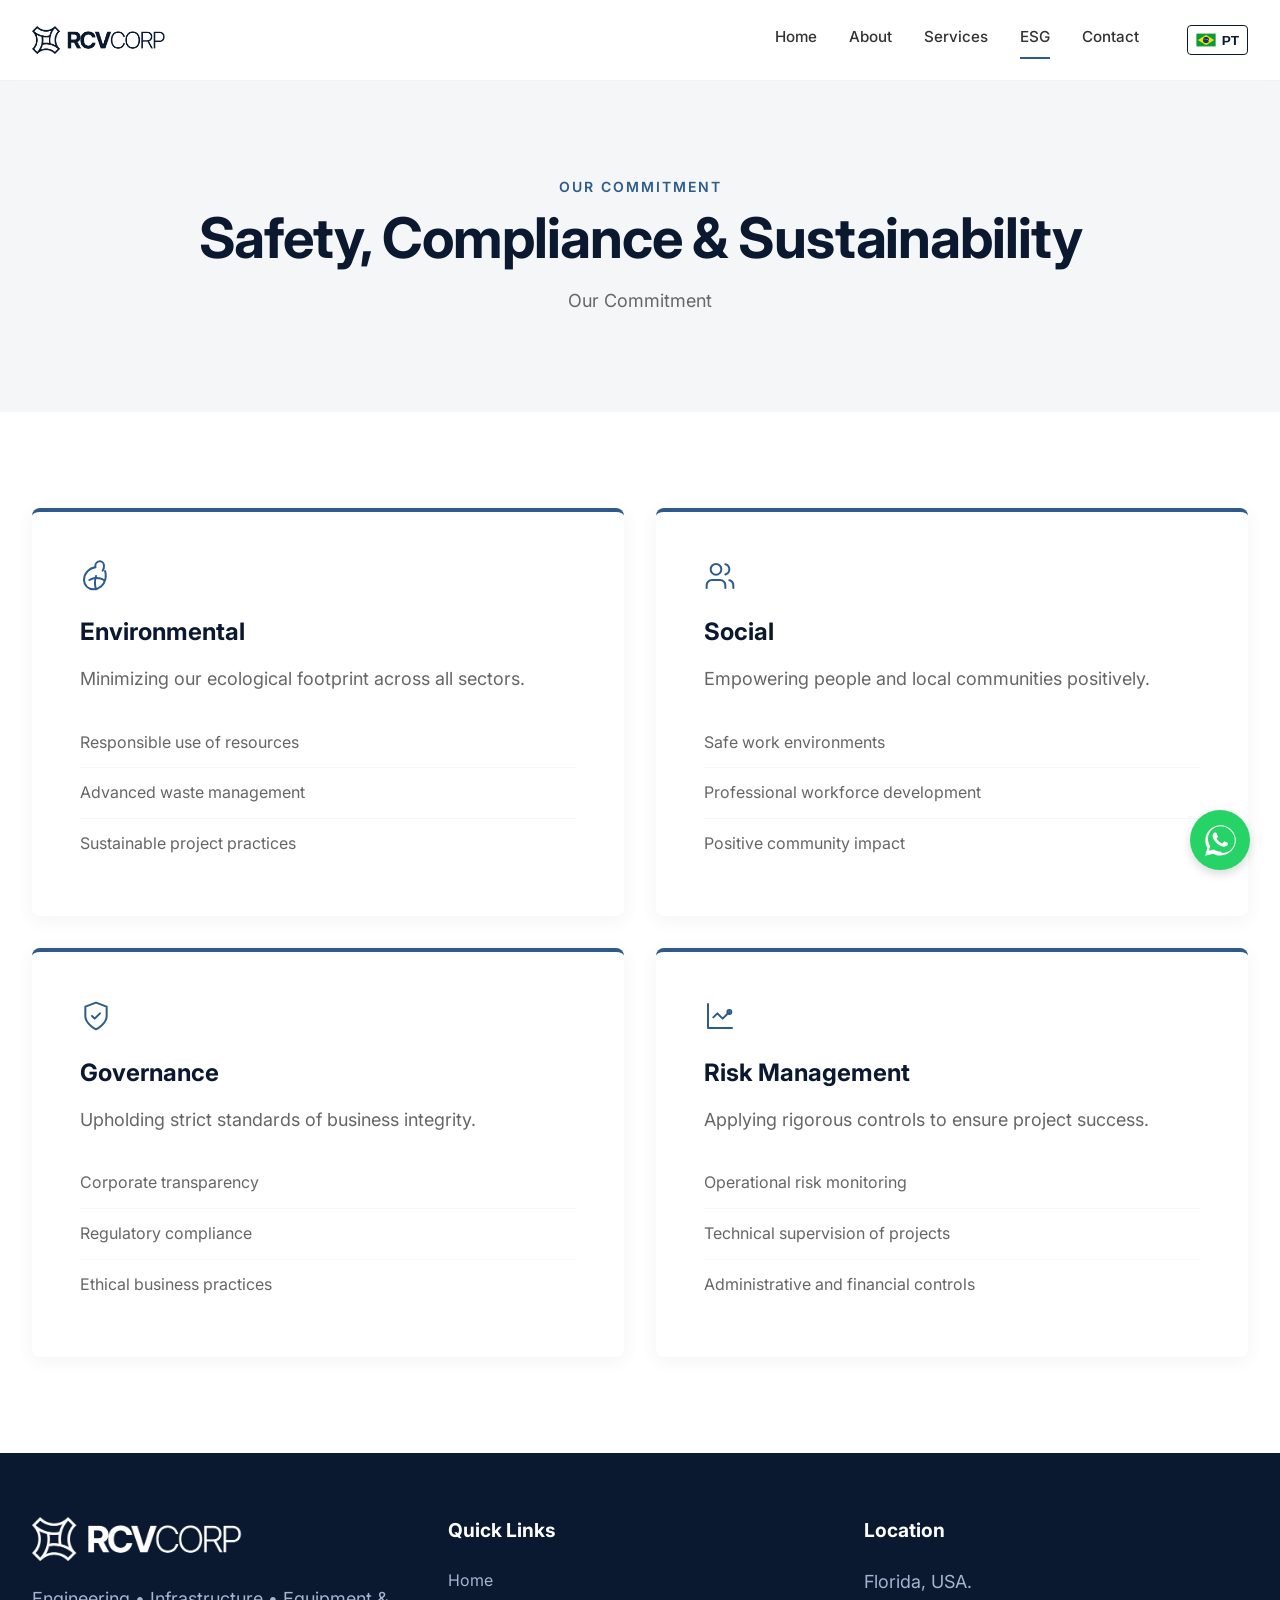
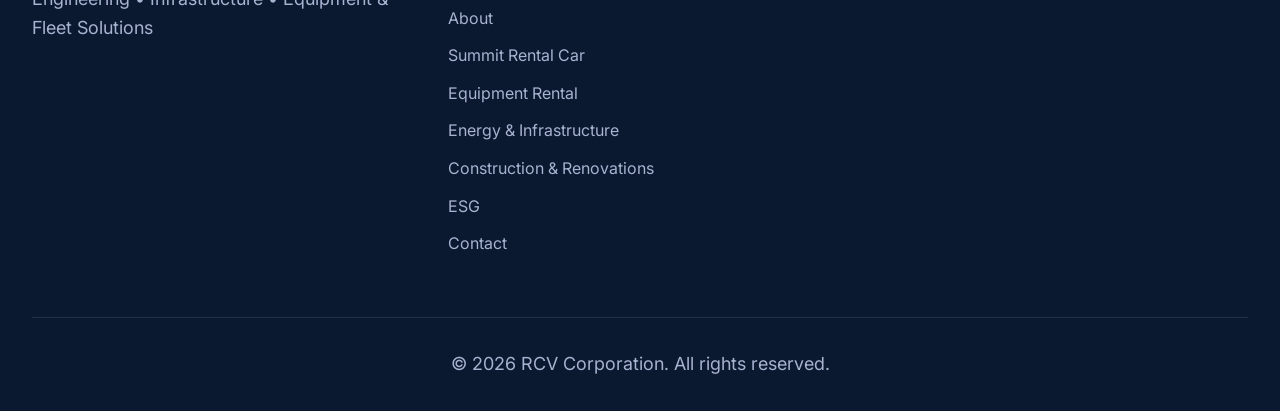
<file: esg.html>
<!DOCTYPE html>
<html lang="en">
<head>
  <meta charset="UTF-8">
  <meta name="viewport" content="width=device-width, initial-scale=1.0">
  <title>ESG & Compliance - RCV Corporation</title>
  <meta name="description" content="Safety, Compliance & Sustainability at RCV Corporation.">
  <link rel="stylesheet" href="styles.css">
  <style>
    .esg-card {
      background: var(--white);
      border-radius: 8px;
      padding: 3rem;
      box-shadow: 0 4px 20px rgba(0,0,0,0.05);
      border-top: 4px solid var(--accent);
      transition: var(--transition);
    }
    .esg-card:hover {
      transform: translateY(-5px);
      box-shadow: 0 10px 30px rgba(0,0,0,0.1);
    }
    .esg-list {
      margin-top: 1.5rem;
    }
    .esg-list li {
      padding: 0.75rem 0;
      border-bottom: 1px solid var(--light-gray);
      color: var(--text-muted);
    }
    .esg-list li:last-child {
      border-bottom: none;
    }
  </style>
  <link rel="icon" type="image/png" href="images/favicon.png">
</head>
<body>

  <!-- Header -->
  <header>
    <div class="container nav-container">
      <a href="index.html" class="logo"><img src="images/logo-dark.png" alt="RCV Corp"></a>
      <button class="mobile-menu-btn" aria-label="Toggle Menu"><span></span><span></span><span></span></button>
      <nav class="nav-links">
        <a href="index.html" data-i18n="nav_home">Home</a>
        <a href="about.html" data-i18n="nav_about">About</a>
        <div class="dropdown">
          <a href="javascript:void(0)" data-i18n="nav_services" style="display: flex; align-items: center; gap: 4px;">Services <svg style="width: 10px; height: 10px; fill: currentColor; margin-top: 2px;" xmlns="http://www.w3.org/2000/svg" viewBox="0 0 320 512"><path d="M137.4 374.6c12.5 12.5 32.8 12.5 45.3 0l128-128c9.2-9.2 11.9-22.9 6.9-34.9s-16.6-19.8-29.6-19.8L32 192c-12.9 0-24.6 7.8-29.6 19.8s-2.2 25.7 6.9 34.9l128 128z"/></svg></a>
          <div class="dropdown-content">
            <a href="summit.html" data-i18n="nav_srv_summit">Summit Rental Car</a>
            <a href="equipment.html" data-i18n="nav_srv_equip">Equipment Rental</a>
            <a href="energy.html" data-i18n="nav_srv_energy">Energy & Infrastructure</a>
            <a href="construction.html" data-i18n="nav_srv_const">Construction & Renovations</a>
          </div>
        </div>
        <a href="esg.html" class="active" data-i18n="nav_esg">ESG</a>
        <a href="contact.html" data-i18n="nav_contact">Contact</a>
        <button class="lang-toggle">PT</button>
      </nav>
    </div>
  </header>

  <!-- Page Header -->
  <section style="margin-top: 80px; background-color: var(--light-gray); padding: 6rem 0; text-align: center;">
    <div class="container fade-in-up">
      <span class="section-subtitle" data-i18n="esg_commitment">Our Commitment</span>
      <h1 class="section-title" data-i18n="esg_title" style="margin-bottom: 1rem;">Safety, Compliance & Sustainability</h1>
      <p data-i18n="esg_sub" style="color: var(--text-muted); max-width: 600px; margin: 0 auto;">Integrating responsible practices into every operational layer.</p>
    </div>
  </section>

  <!-- ESG Pillars -->
  <section>
    <div class="container">
      <div class="grid-4" style="gap: 2rem;">
        
        <!-- Environmental -->
        <div class="esg-card fade-in-up">
          <svg xmlns="http://www.w3.org/2000/svg" width="32" height="32" viewBox="0 0 24 24" fill="none" stroke="var(--accent)" stroke-width="1.5" stroke-linecap="round" stroke-linejoin="round" style="margin-bottom: 1rem;"><path d="M17 8c.7-1 1-2.2 1-3.5C18 2.5 16.6 1 15 1c-2 0-3.5 1.5-3.5 3.5 0 .3 0 .7.1 1C7 6 3 10 3 15c0 3.9 3.1 7 7 7 4.4 0 8-3.1 9-7.5.2-1 .3-2 .3-3 0-1.2-.2-2.3-.5-3.3"/><path d="M12 22c-1-3-1-6.5 0-10"/><path d="M7 15c1.5-1 3.5-1.5 5.5-1.5s4 .5 5.5 1.5"/></svg>
          <h3 data-i18n="esg_env_title" style=" margin-bottom: 1rem; color: var(--primary);">Environmental</h3>
          <p data-i18n="esg_env_p" style="color: var(--text-muted);">Minimizing our ecological footprint across all sectors.</p>
          <ul class="esg-list">
            <li data-i18n="esg_env_l1">Responsible use of resources</li>
            <li data-i18n="esg_env_l2">Advanced waste management</li>
            <li data-i18n="esg_env_l3">Sustainable project practices</li>
          </ul>
        </div>

        <!-- Social -->
        <div class="esg-card fade-in-up" style="transition-delay: 0.1s;">
          <svg xmlns="http://www.w3.org/2000/svg" width="32" height="32" viewBox="0 0 24 24" fill="none" stroke="var(--accent)" stroke-width="1.5" stroke-linecap="round" stroke-linejoin="round" style="margin-bottom: 1rem;"><path d="M16 21v-2a4 4 0 0 0-4-4H6a4 4 0 0 0-4 4v2"/><circle cx="9" cy="7" r="4"/><path d="M22 21v-2a4 4 0 0 0-3-3.87"/><path d="M16 3.13a4 4 0 0 1 0 7.75"/></svg>
          <h3 data-i18n="esg_soc_title" style=" margin-bottom: 1rem; color: var(--primary);">Social</h3>
          <p data-i18n="esg_soc_p" style="color: var(--text-muted);">Empowering people and local communities positively.</p>
          <ul class="esg-list">
            <li data-i18n="esg_soc_l1">Safe work environments</li>
            <li data-i18n="esg_soc_l2">Professional workforce development</li>
            <li data-i18n="esg_soc_l3">Positive community impact</li>
          </ul>
        </div>

        <!-- Governance -->
        <div class="esg-card fade-in-up" style="transition-delay: 0.2s;">
          <svg xmlns="http://www.w3.org/2000/svg" width="32" height="32" viewBox="0 0 24 24" fill="none" stroke="var(--accent)" stroke-width="1.5" stroke-linecap="round" stroke-linejoin="round" style="margin-bottom: 1rem;"><path d="M12 22s8-4 8-10V5l-8-3-8 3v7c0 6 8 10 8 10z"/><path d="m9 12 2 2 4-4"/></svg>
          <h3 data-i18n="esg_gov_title" style=" margin-bottom: 1rem; color: var(--primary);">Governance</h3>
          <p data-i18n="esg_gov_p" style="color: var(--text-muted);">Upholding strict standards of business integrity.</p>
          <ul class="esg-list">
            <li data-i18n="esg_gov_l1">Corporate transparency</li>
            <li data-i18n="esg_gov_l2">Regulatory compliance</li>
            <li data-i18n="esg_gov_l3">Ethical business practices</li>
          </ul>
        </div>

        <!-- Risk Management -->
        <div class="esg-card fade-in-up" style="transition-delay: 0.3s;">
          <svg xmlns="http://www.w3.org/2000/svg" width="32" height="32" viewBox="0 0 24 24" fill="none" stroke="var(--accent)" stroke-width="1.5" stroke-linecap="round" stroke-linejoin="round" style="margin-bottom: 1rem;"><path d="M3 3v18h18"/><path d="m19 9-5 5-4-4-3 3"/><circle cx="19" cy="9" r="1.5"/></svg>
          <h3 data-i18n="esg_risk_title" style=" margin-bottom: 1rem; color: var(--primary);">Risk Management</h3>
          <p data-i18n="esg_risk_p" style="color: var(--text-muted);">Applying rigorous controls to ensure project success.</p>
          <ul class="esg-list">
            <li data-i18n="esg_risk_l1">Operational risk monitoring</li>
            <li data-i18n="esg_risk_l2">Technical supervision of projects</li>
            <li data-i18n="esg_risk_l3">Administrative and financial controls</li>
          </ul>
        </div>

      </div>
    </div>
  </section>

  <!-- Footer -->
  <footer>
    <div class="container">
      <div class="footer-grid">
        <div class="footer-col">
          <img src="images/logo-light.png" alt="RCV Corp" style="height: 44px; width: auto; margin-bottom: 1.5rem; display: block;">
          <p data-i18n="footer_tagline">Engineering • Infrastructure • Equipment & Fleet Solutions</p>
        </div>
        <div class="footer-col">
          <h4 data-i18n="footer_links">Quick Links</h4>
          <div class="footer-links">
            <a href="index.html" data-i18n="nav_home">Home</a>
            <a href="about.html" data-i18n="nav_about">About</a>
            <a href="summit.html" data-i18n="nav_srv_summit">Summit Rental Car</a>
            <a href="equipment.html" data-i18n="nav_srv_equip">Equipment Rental</a>
            <a href="energy.html" data-i18n="nav_srv_energy">Energy & Infrastructure</a>
            <a href="construction.html" data-i18n="nav_srv_const">Construction & Renovations</a>
            <a href="esg.html" data-i18n="nav_esg">ESG</a>
            <a href="contact.html" data-i18n="nav_contact">Contact</a>
          </div>
        </div>
        <div class="footer-col">
          <h4 data-i18n="footer_location">Location</h4>
          <p data-i18n="footer_address">Corporate Headquarters<br>United States</p>
        </div>
      </div>
      <div class="footer-bottom">
        <p data-i18n="footer_rights">&copy; 2026 RCV Corporation. All rights reserved.</p>
      </div>
    </div>
  </footer>

  <!-- WhatsApp Widget -->
  <a href="https://wa.me/14074627211" class="whatsapp-widget" target="_blank" rel="noopener noreferrer" aria-label="Chat on WhatsApp">
    <svg xmlns="http://www.w3.org/2000/svg" viewBox="0 0 448 512"><path d="M380.9 97.1C339 55.1 283.2 32 223.9 32c-122.4 0-222 99.6-222 222 0 39.1 10.2 77.3 29.6 111L0 480l117.7-30.9c32.4 17.7 68.9 27 106.1 27h.1c122.3 0 224.1-99.6 224.1-222 0-59.3-25.2-115-67.1-157zM223.9 416.3c-32.9 0-65.1-8.9-93.3-25.6l-6.7-4-69.4 18.2 18.6-67.6-4.4-7c-18.4-29.2-28-63.1-28-98.3 0-101.4 82.5-184 184-184 55.7 0 108.1 21.7 147.5 61.1 39.4 39.4 61.1 91.8 61.1 147.5 0 101.4-82.5 184-184.1 184zM324.7 289.8c-5.5-2.8-32.6-16.1-37.7-18-5.1-1.9-8.8-2.8-12.5 2.8-3.7 5.5-14.3 18-17.5 21.7-3.2 3.7-6.5 4.1-12 1.4-5.5-2.8-23.3-8.6-44.4-27.5-16.4-14.7-27.5-32.9-30.7-38.4-3.2-5.5-.3-8.5 2.5-11.2 2.5-2.5 5.5-6.5 8.3-9.7 2.8-3.2 3.7-5.5 5.5-9.2 1.8-3.7.9-7-4.1-12.5-1.4-1.4-12.5-30.1-17.1-41.2-4.5-10.8-9.1-9.3-12.5-9.5-3.2-.2-6.9-.2-10.6-.2-3.7 0-9.7 1.4-14.7 6.9-5 5.5-19.3 18.9-19.3 46 0 27.1 19.8 53.3 22.5 57 2.8 3.7 38.9 59.5 94.2 83.3 13.2 5.7 23.5 9.1 31.6 11.6 13.2 4.2 25.2 3.6 34.8 2.2 10.6-1.6 32.6-13.3 37.2-26.2 4.6-12.9 4.6-24 3.2-26.2-1.4-2.2-5.1-3.6-10.6-6.4z"/></svg>
  </a>

  <script src="translations.js"></script>
  <script src="script.js"></script>
</body>
</html>
</file>
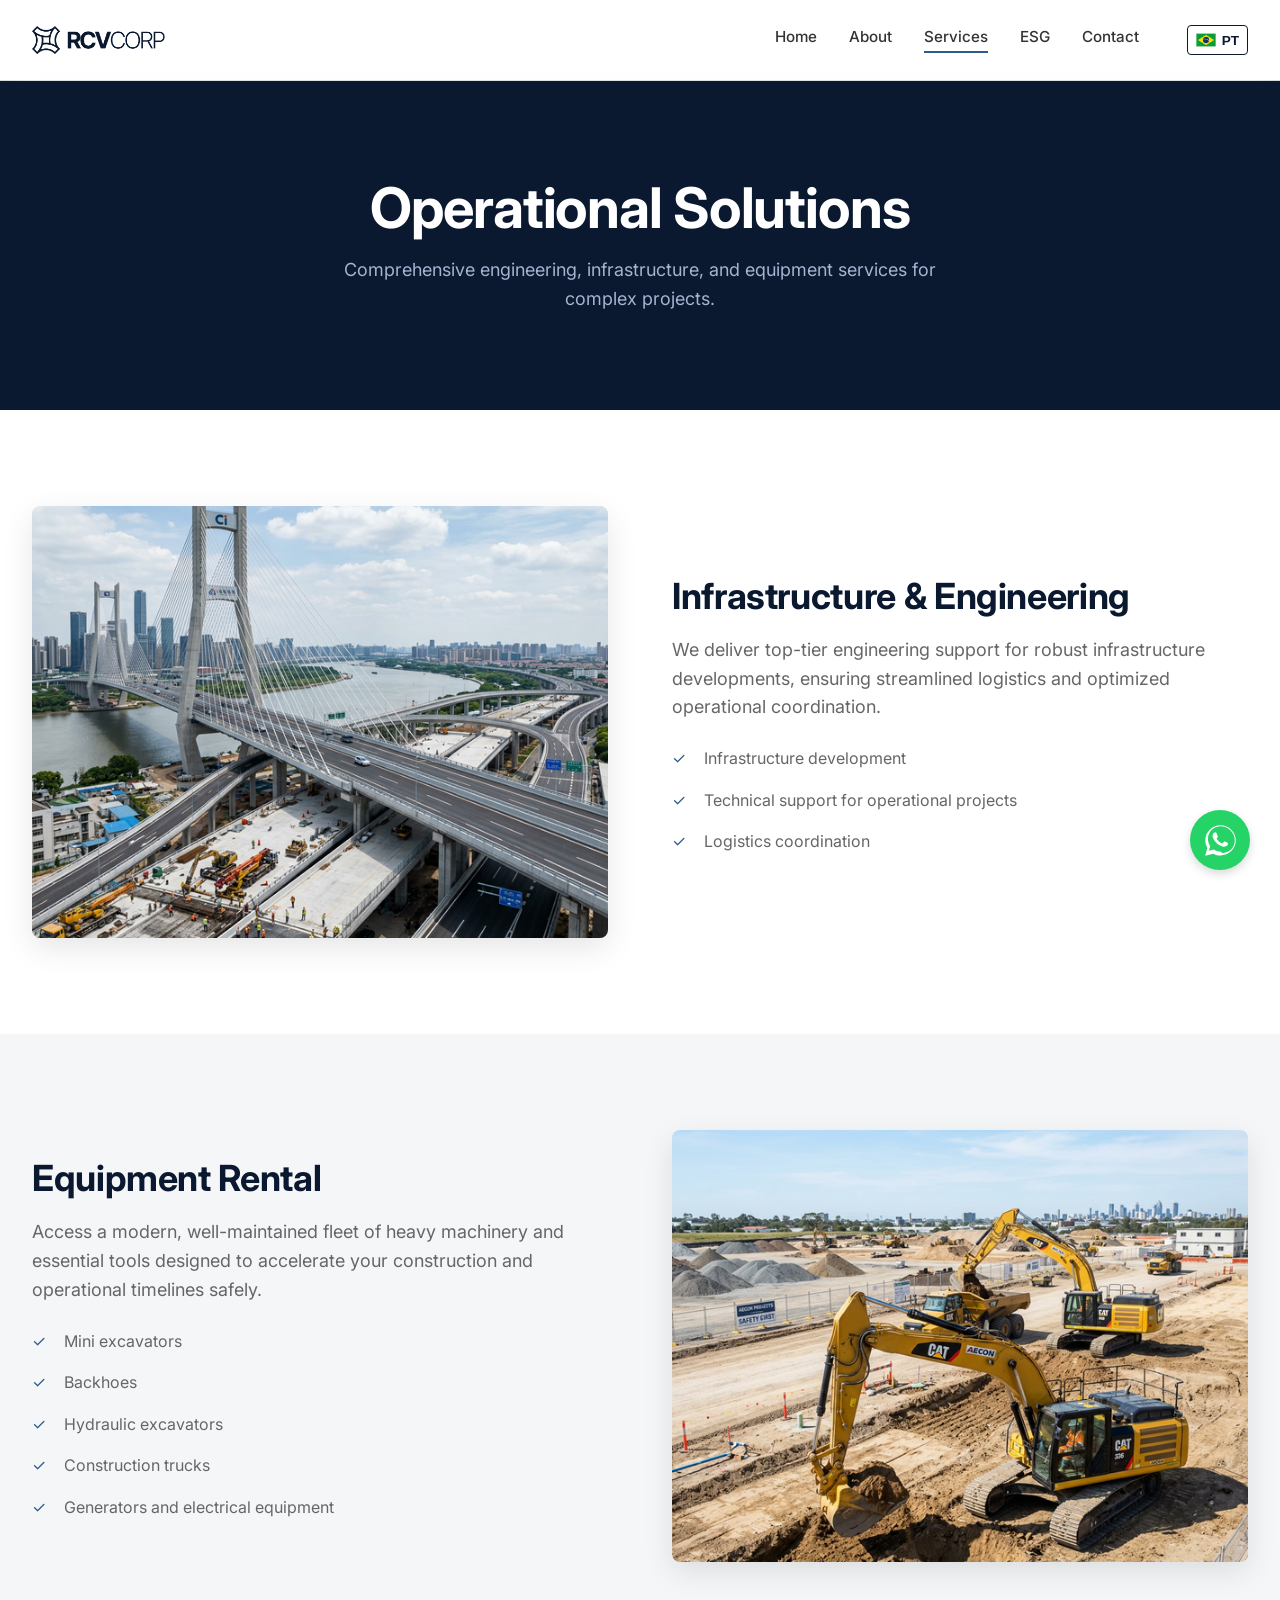
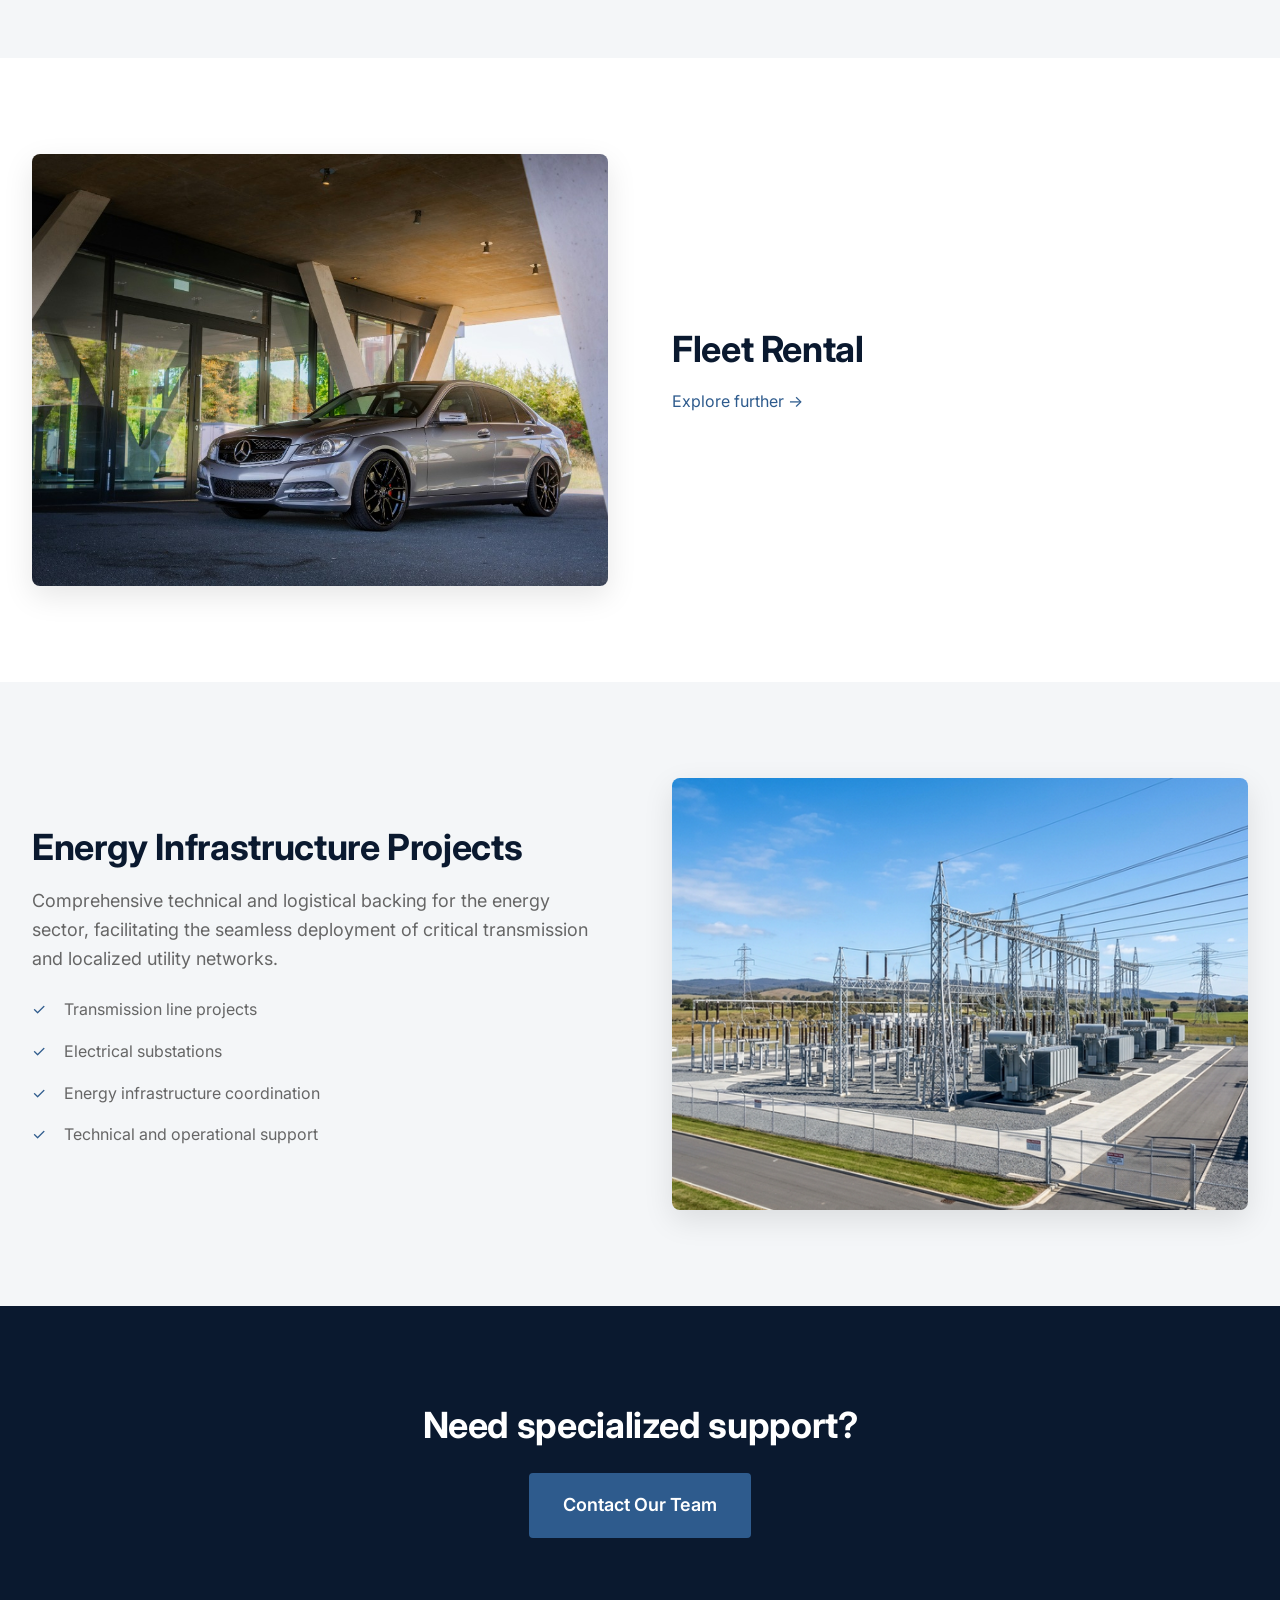
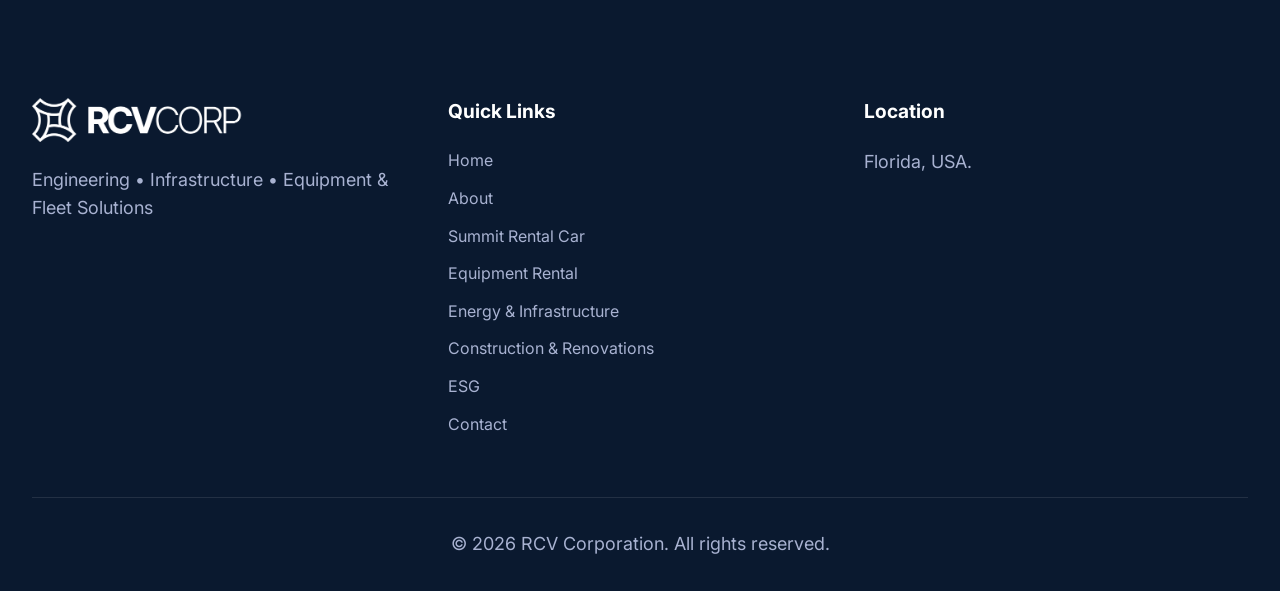
<file: services.html>
<!DOCTYPE html>
<html lang="en">
<head>
  <meta charset="UTF-8">
  <meta name="viewport" content="width=device-width, initial-scale=1.0">
  <title>Our Services - RCV Corporation</title>
  <meta name="description" content="RCV Corporation services: Infrastructure, Equipment Rental, Fleet Rental, and Energy Projects.">
  <link rel="stylesheet" href="styles.css">
  <style>
    .service-detail-section {
      padding: 6rem 0;
    }
    .service-detail-grid {
      display: grid;
      grid-template-columns: 1fr 1fr;
      gap: 4rem;
      align-items: center;
    }
    .service-detail-grid.reverse .image-col {
      order: 2;
    }
    .service-detail-grid.reverse .content-col {
      order: 1;
    }
    .service-list {
      margin-top: 1.5rem;
    }
    .service-list li {
      position: relative;
      padding-left: 2rem;
      margin-bottom: 1rem;
      color: var(--text-muted);
    }
    .service-list li::before {
      content: '✓';
      position: absolute;
      left: 0;
      color: var(--accent);
     
    }
    @media (max-width: 768px) {
      .service-detail-grid,
      .service-detail-grid.reverse {
        grid-template-columns: 1fr;
      }
      .service-detail-grid.reverse .image-col,
      .service-detail-grid.reverse .content-col {
        order: unset;
      }
    }
  </style>
  <link rel="icon" type="image/png" href="images/favicon.png">
</head>
<body>

  <!-- Header -->
  <header>
    <div class="container nav-container">
      <a href="index.html" class="logo"><img src="images/logo-dark.png" alt="RCV Corp"></a>
      <button class="mobile-menu-btn" aria-label="Toggle Menu"><span></span><span></span><span></span></button>
      <nav class="nav-links">
        <a href="index.html" data-i18n="nav_home">Home</a>
        <a href="about.html" data-i18n="nav_about">About</a>
        <div class="dropdown">
          <a href="services.html" class="active" data-i18n="nav_services" style="display: flex; align-items: center; gap: 4px;">Services <svg style="width: 10px; height: 10px; fill: currentColor; margin-top: 2px;" xmlns="http://www.w3.org/2000/svg" viewBox="0 0 320 512"><path d="M137.4 374.6c12.5 12.5 32.8 12.5 45.3 0l128-128c9.2-9.2 11.9-22.9 6.9-34.9s-16.6-19.8-29.6-19.8L32 192c-12.9 0-24.6 7.8-29.6 19.8s-2.2 25.7 6.9 34.9l128 128z"/></svg></a>
          <div class="dropdown-content">
            <a href="summit.html" data-i18n="nav_srv_summit">Summit Rental Car</a>
            <a href="equipment.html" data-i18n="nav_srv_equip">Equipment Rental</a>
            <a href="energy.html" data-i18n="nav_srv_energy">Energy & Infrastructure</a>
            <a href="construction.html" data-i18n="nav_srv_const">Construction & Renovations</a>
          </div>
        </div>
        <a href="esg.html" data-i18n="nav_esg">ESG</a>
        <a href="contact.html" data-i18n="nav_contact">Contact</a>
        <button class="lang-toggle">PT</button>
      </nav>
    </div>
  </header>

  <!-- Page Header -->
  <section style="margin-top: 80px; background-color: var(--primary); color: var(--white); padding: 6rem 0; text-align: center;">
    <div class="container fade-in-up">
      <h1 data-i18n="services_title" style="margin-bottom: 1rem; color: var(--white);">Operational Solutions</h1>
      <p data-i18n="services_sub" style="color: var(--medium-gray); max-width: 600px; margin: 0 auto;">Comprehensive engineering, infrastructure, and equipment services for complex projects.</p>
    </div>
  </section>

  <!-- Infrastructure & Engineering -->
  <section class="service-detail-section">
    <div class="container">
      <div class="service-detail-grid fade-in-up">
        <div class="image-col">
          <img src="images/service_infra.png" alt="Infrastructure & Engineering" style="border-radius: 8px; box-shadow: 0 10px 30px rgba(0,0,0,0.1); width: 100%; height: auto; object-fit: cover; aspect-ratio: 4/3;">
        </div>
        <div class="content-col">
          <h2 class="section-title" data-i18n="srv_infra" style="margin-bottom: 1rem;">Infrastructure & Engineering</h2>
          <p data-i18n="srv_infra_p" style=" color: var(--text-muted); margin-bottom: 1rem;">
            We deliver top-tier engineering support for robust infrastructure developments, ensuring streamlined logistics and optimized operational coordination.
          </p>
          <ul class="service-list">
            <li data-i18n="srv_infra_l1">Infrastructure development</li>
            <li data-i18n="srv_infra_l2">Technical support for operational projects</li>
            <li data-i18n="srv_infra_l3">Logistics coordination</li>
          </ul>
        </div>
      </div>
    </div>
  </section>

  <!-- Equipment Rental -->
  <section class="service-detail-section bg-light">
    <div class="container">
      <div class="service-detail-grid reverse fade-in-up">
        <div class="image-col">
          <img src="images/service_equip.png" alt="Equipment Rental" style="border-radius: 8px; box-shadow: 0 10px 30px rgba(0,0,0,0.1); width: 100%; height: auto; object-fit: cover; aspect-ratio: 4/3;">
        </div>
        <div class="content-col">
          <h2 class="section-title" data-i18n="srv_equip" style="margin-bottom: 1rem;">Equipment Rental</h2>
          <p data-i18n="srv_equip_p" style=" color: var(--text-muted); margin-bottom: 1rem;">
            Access a modern, well-maintained fleet of heavy machinery and essential tools designed to accelerate your construction and operational timelines safely.
          </p>
          <ul class="service-list">
            <li data-i18n="srv_equip_l1">Mini excavators</li>
            <li data-i18n="srv_equip_l2">Backhoes</li>
            <li data-i18n="srv_equip_l3">Hydraulic excavators</li>
            <li data-i18n="srv_equip_l4">Construction trucks</li>
            <li data-i18n="srv_equip_l5">Generators and electrical equipment</li>
          </ul>
        </div>
      </div>
    </div>
  </section>

  <!-- Fleet Rental -->
  <section class="service-detail-section">
    <div class="container">
      <div class="service-detail-grid fade-in-up">
        <div class="image-col">
          <img src="images/service_fleet.jpg" alt="Fleet Rental" style="border-radius: 8px; box-shadow: 0 10px 30px rgba(0,0,0,0.1); width: 100%; height: auto; object-fit: cover; aspect-ratio: 4/3;">
        </div>
        <div class="content-col">
          <h2 class="section-title" data-i18n="srv_fleet" style="margin-bottom: 1rem;">Fleet Rental</h2>
          <a href="summit.html" data-i18n="explore_further" style="color: var(--accent);">Explore further &rarr;</a>
        </div>
      </div>
    </div>
  </section>

  <!-- Energy Projects -->
  <section class="service-detail-section bg-light">
    <div class="container">
      <div class="service-detail-grid reverse fade-in-up">
        <div class="image-col">
          <img src="images/service_energy.png" alt="Energy Projects" style="border-radius: 8px; box-shadow: 0 10px 30px rgba(0,0,0,0.1); width: 100%; height: auto; object-fit: cover; aspect-ratio: 4/3;">
        </div>
        <div class="content-col">
          <h2 class="section-title" data-i18n="srv_energy_title" style="margin-bottom: 1rem;">Energy Infrastructure Projects</h2>
          <p data-i18n="srv_energy_p" style=" color: var(--text-muted); margin-bottom: 1rem;">
            Comprehensive technical and logistical backing for the energy sector, facilitating the seamless deployment of critical transmission and localized utility networks.
          </p>
          <ul class="service-list">
            <li data-i18n="srv_energy_l1">Transmission line projects</li>
            <li data-i18n="srv_energy_l2">Electrical substations</li>
            <li data-i18n="srv_energy_l3">Energy infrastructure coordination</li>
            <li data-i18n="srv_energy_l4">Technical and operational support</li>
          </ul>
        </div>
      </div>
    </div>
  </section>

  <!-- CTA Section -->
  <section style="background-color: var(--primary); color: var(--white); text-align: center; padding: 6rem 0;">
    <div class="container fade-in-up">
      <h2 data-i18n="cta_support_title" style=" color: var(--white); margin-bottom: 1.5rem;">Need specialized support?</h2>
      <a href="contact.html" data-i18n="btn_contact_team" class="btn btn-primary" style="background-color: var(--accent); border: 2px solid var(--accent);">Contact Our Team</a>
    </div>
  </section>

  <!-- Footer -->
  <footer>
    <div class="container">
      <div class="footer-grid">
        <div class="footer-col">
          <img src="images/logo-light.png" alt="RCV Corp" style="height: 44px; width: auto; margin-bottom: 1.5rem; display: block;">
          <p data-i18n="footer_tagline">Engineering • Infrastructure • Equipment & Fleet Solutions</p>
        </div>
        <div class="footer-col">
          <h4 data-i18n="footer_links">Quick Links</h4>
          <div class="footer-links">
            <a href="index.html" data-i18n="nav_home">Home</a>
            <a href="about.html" data-i18n="nav_about">About</a>
            <a href="summit.html" data-i18n="nav_srv_summit">Summit Rental Car</a>
            <a href="equipment.html" data-i18n="nav_srv_equip">Equipment Rental</a>
            <a href="energy.html" data-i18n="nav_srv_energy">Energy & Infrastructure</a>
            <a href="construction.html" data-i18n="nav_srv_const">Construction & Renovations</a>
            <a href="esg.html" data-i18n="nav_esg">ESG</a>
            <a href="contact.html" data-i18n="nav_contact">Contact</a>
          </div>
        </div>
        <div class="footer-col">
          <h4 data-i18n="footer_location">Location</h4>
          <p data-i18n="footer_address">Corporate Headquarters<br>United States</p>
        </div>
      </div>
      <div class="footer-bottom">
        <p data-i18n="footer_rights">&copy; 2026 RCV Corporation. All rights reserved.</p>
      </div>
    </div>
  </footer>

  <!-- WhatsApp Widget -->
  <a href="https://wa.me/14074627211" class="whatsapp-widget" target="_blank" rel="noopener noreferrer" aria-label="Chat on WhatsApp">
    <svg xmlns="http://www.w3.org/2000/svg" viewBox="0 0 448 512"><path d="M380.9 97.1C339 55.1 283.2 32 223.9 32c-122.4 0-222 99.6-222 222 0 39.1 10.2 77.3 29.6 111L0 480l117.7-30.9c32.4 17.7 68.9 27 106.1 27h.1c122.3 0 224.1-99.6 224.1-222 0-59.3-25.2-115-67.1-157zM223.9 416.3c-32.9 0-65.1-8.9-93.3-25.6l-6.7-4-69.4 18.2 18.6-67.6-4.4-7c-18.4-29.2-28-63.1-28-98.3 0-101.4 82.5-184 184-184 55.7 0 108.1 21.7 147.5 61.1 39.4 39.4 61.1 91.8 61.1 147.5 0 101.4-82.5 184-184.1 184zM324.7 289.8c-5.5-2.8-32.6-16.1-37.7-18-5.1-1.9-8.8-2.8-12.5 2.8-3.7 5.5-14.3 18-17.5 21.7-3.2 3.7-6.5 4.1-12 1.4-5.5-2.8-23.3-8.6-44.4-27.5-16.4-14.7-27.5-32.9-30.7-38.4-3.2-5.5-.3-8.5 2.5-11.2 2.5-2.5 5.5-6.5 8.3-9.7 2.8-3.2 3.7-5.5 5.5-9.2 1.8-3.7.9-7-4.1-12.5-1.4-1.4-12.5-30.1-17.1-41.2-4.5-10.8-9.1-9.3-12.5-9.5-3.2-.2-6.9-.2-10.6-.2-3.7 0-9.7 1.4-14.7 6.9-5 5.5-19.3 18.9-19.3 46 0 27.1 19.8 53.3 22.5 57 2.8 3.7 38.9 59.5 94.2 83.3 13.2 5.7 23.5 9.1 31.6 11.6 13.2 4.2 25.2 3.6 34.8 2.2 10.6-1.6 32.6-13.3 37.2-26.2 4.6-12.9 4.6-24 3.2-26.2-1.4-2.2-5.1-3.6-10.6-6.4z"/></svg>
  </a>

  <script src="translations.js"></script>
  <script src="script.js"></script>
</body>
</html>
</file>
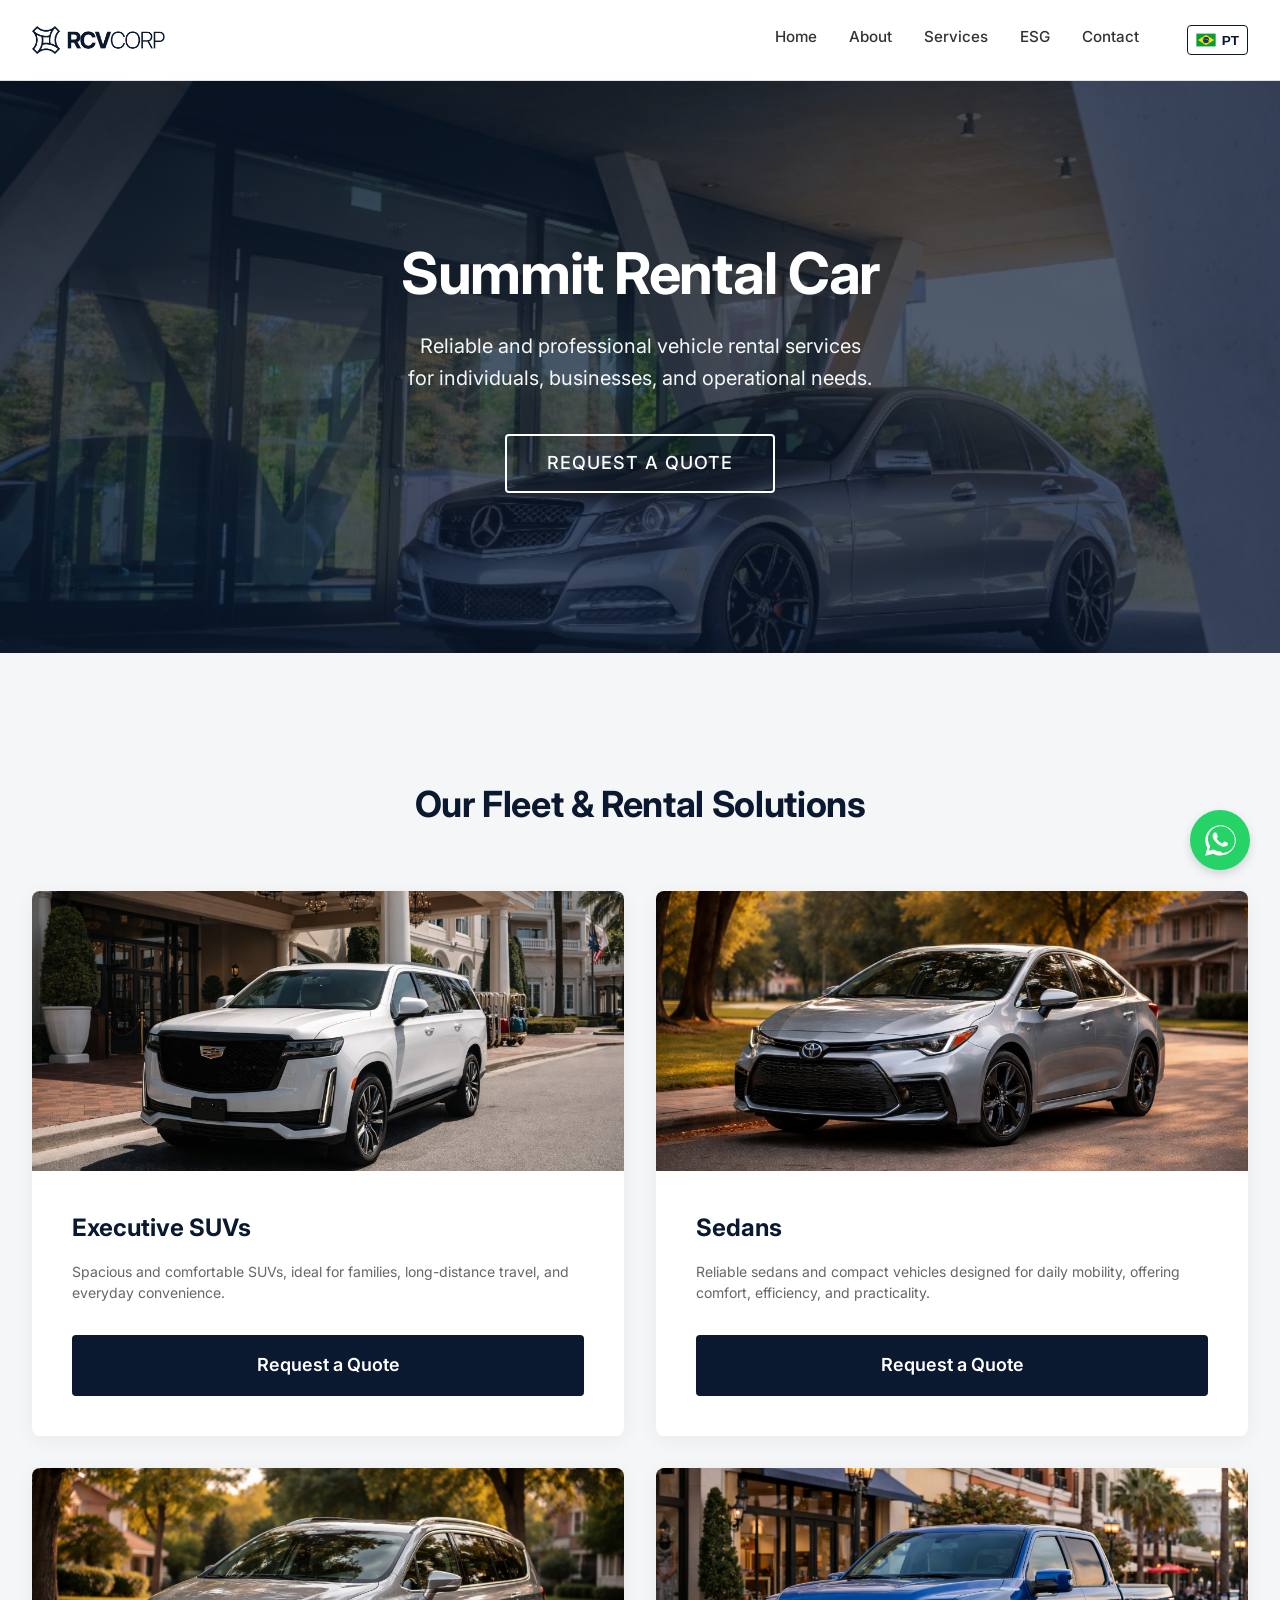
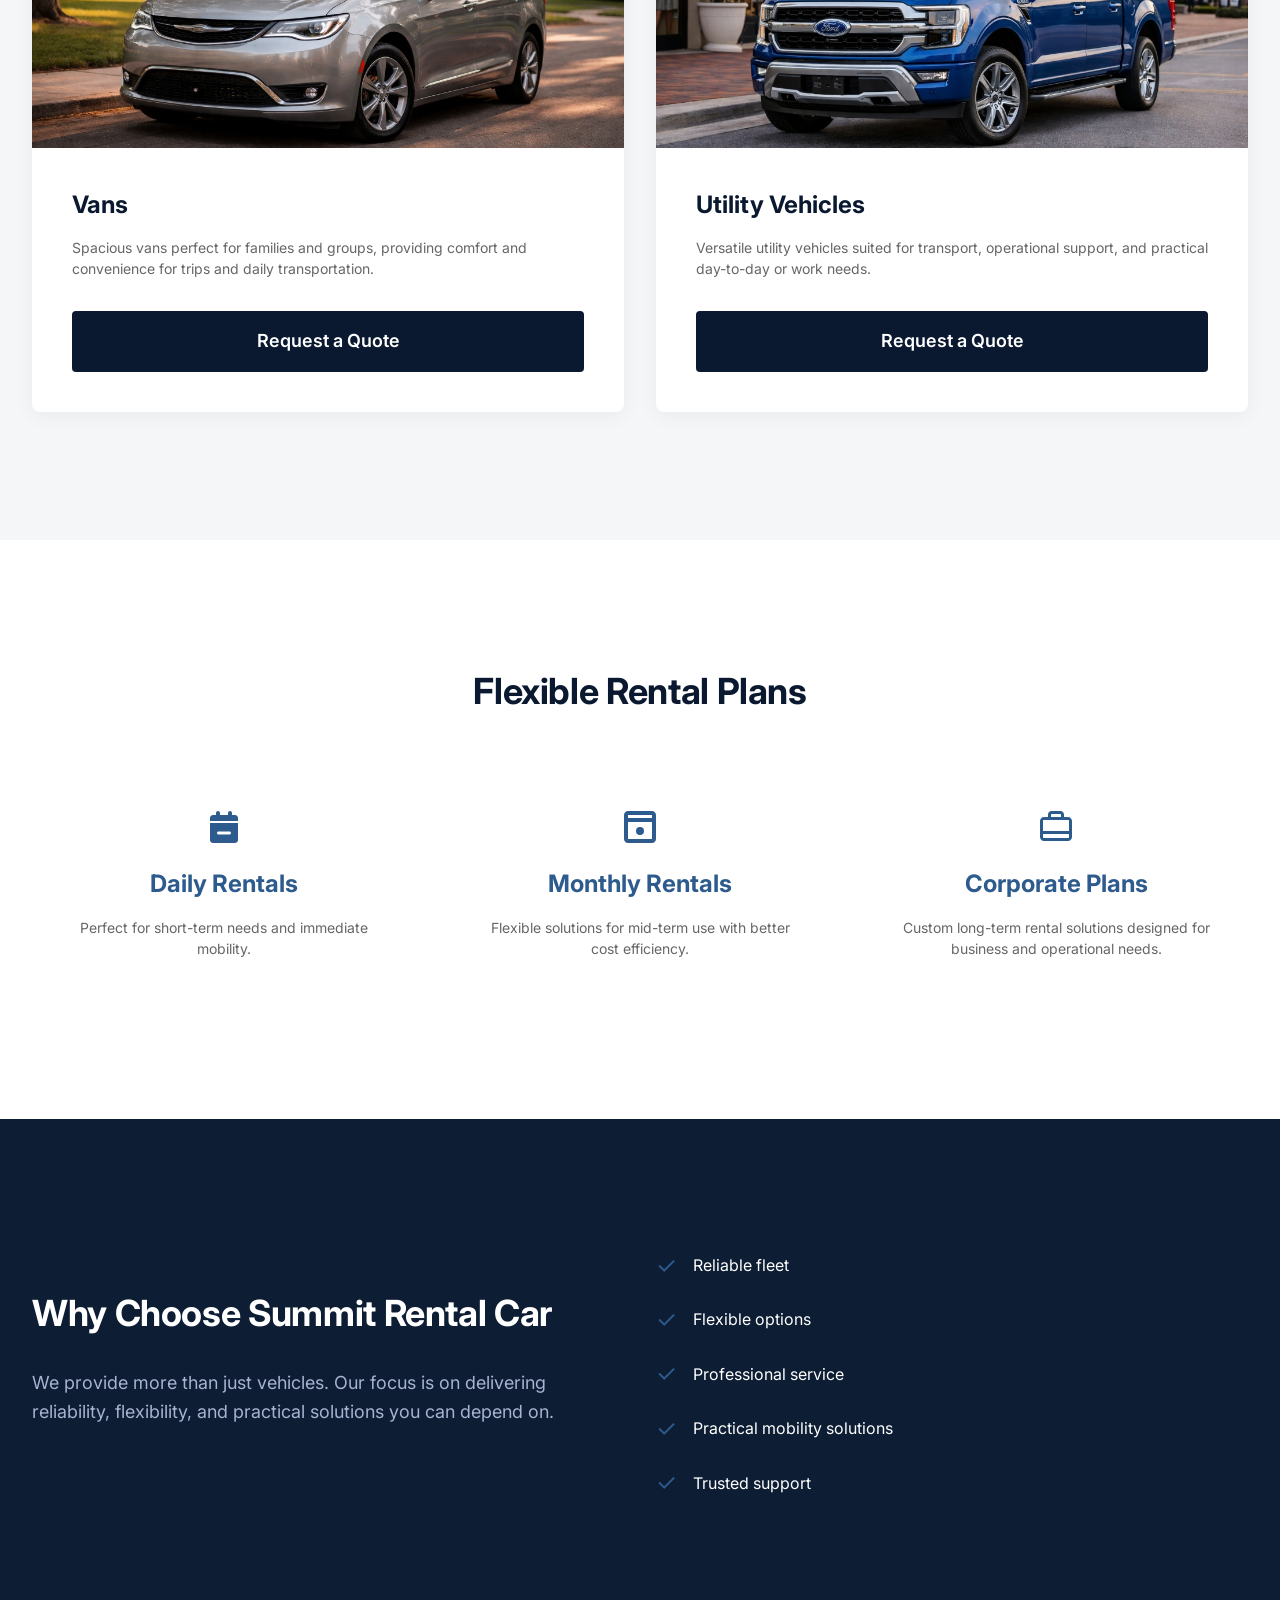
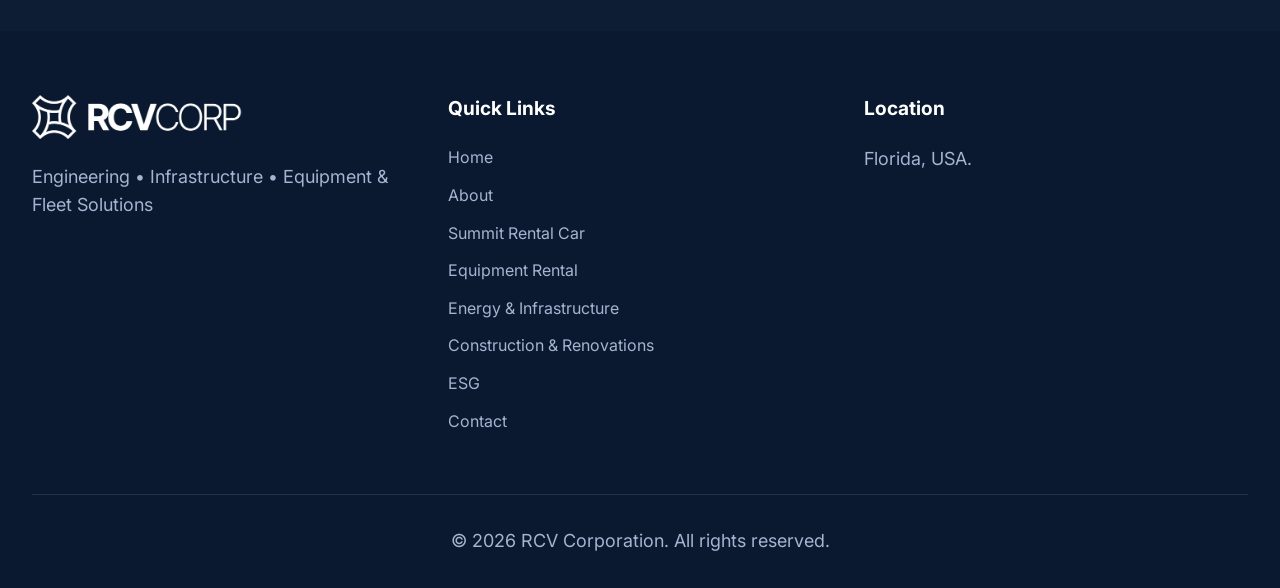
<file: summit.html>
<!DOCTYPE html>
<html lang="en">

<head>
  <meta charset="UTF-8">
  <meta name="viewport" content="width=device-width, initial-scale=1.0">
  <title>Summit Car Rental - RCV Corporation</title>
  <meta name="description"
    content="Summit Car Rental: Reliable and professional vehicle rental services for individuals, businesses, and operational needs.">
  <link rel="stylesheet" href="styles.css">
  <link rel="icon" type="image/png" href="images/favicon.png">
</head>

<body>

  <!-- Header -->
  <header>
    <div class="container nav-container">
      <a href="index.html" class="logo"><img src="images/logo-dark.png" alt="RCV Corp"></a>
      <button class="mobile-menu-btn" aria-label="Toggle Menu"><span></span><span></span><span></span></button>
      <nav class="nav-links">
        <a href="index.html" data-i18n="nav_home">Home</a>
        <a href="about.html" data-i18n="nav_about">About</a>
        <div class="dropdown">
          <a href="javascript:void(0)" data-i18n="nav_services"
            style="display: flex; align-items: center; gap: 4px;">Services <svg
              style="width: 10px; height: 10px; fill: currentColor; margin-top: 2px;" xmlns="http://www.w3.org/2000/svg"
              viewBox="0 0 320 512">
              <path
                d="M137.4 374.6c12.5 12.5 32.8 12.5 45.3 0l128-128c9.2-9.2 11.9-22.9 6.9-34.9s-16.6-19.8-29.6-19.8L32 192c-12.9 0-24.6 7.8-29.6 19.8s-2.2 25.7 6.9 34.9l128 128z" />
            </svg></a>
          <div class="dropdown-content">
            <a href="summit.html" data-i18n="nav_srv_summit">Summit Rental Car</a>
            <a href="equipment.html" data-i18n="nav_srv_equip">Equipment Rental</a>
            <a href="energy.html" data-i18n="nav_srv_energy">Energy & Infrastructure</a>
            <a href="construction.html" data-i18n="nav_srv_const">Construction & Renovations</a>
          </div>
        </div>
        <a href="esg.html" data-i18n="nav_esg">ESG</a>
        <a href="contact.html" data-i18n="nav_contact">Contact</a>
        <button class="lang-toggle">PT</button>
      </nav>
    </div>
  </header>

  <!-- Hero Section -->
  <section class="hero"
    style="margin-top: 80px; position: relative; padding: 10rem 0; background: linear-gradient(rgba(10, 25, 47, 0.7), rgba(10, 25, 47, 0.7)), url('images/service_fleet.jpg') center/cover; color: var(--white); text-align: center;">
    <div class="container fade-in-up">
      <h1 class="hero-title" data-i18n="summit_hero_title"
        style="color: var(--white); margin-bottom: 1.5rem; width: 100%;">
        Summit Rental Car
      </h1>
      <p class="hero-subtitle" data-i18n="summit_hero_sub"
        style="max-width: 800px; margin: 0 auto 2.5rem; color: var(--light-gray);">
        Reliable and professional vehicle rental services for individuals, businesses, and operational needs.
      </p>
      <div style="display: flex; justify-content: center; gap: 1rem; flex-wrap: wrap;">
        <a href="contact.html" class="btn" data-i18n="btn_request_quote"
          style="background: transparent; border: 2px solid var(--white); color: var(--white); padding: 0.8rem 2.5rem; border-radius: 4px; font-weight: 500; text-transform: uppercase; letter-spacing: 1px; transition: all 0.3s ease; display: inline-block;">Request
          a Quote</a>
      </div>
      <style>
        .hero .btn:hover {
          background: rgba(255, 255, 255, 0.1) !important;
          transform: translateY(-2px);
          box-shadow: 0 4px 15px rgba(0, 0, 0, 0.2);
        }
      </style>
    </div>
  </section>


  <!-- Fleet / Services Section -->
  <section style="padding: 8rem 0; background-color: var(--light-gray);">
    <div class="container">
      <div class="text-center fade-in-up" style="margin-bottom: 4rem;">
        <h2 class="section-title" data-i18n="summit_fleet_title">Our Fleet & Rental Solutions</h2>
      </div>

      <div class="grid-2">
        <!-- Executive SUVs -->
        <div class="service-card fade-in-up"
          style="background: var(--white); border-radius: 8px; overflow: hidden; box-shadow: 0 4px 20px rgba(0,0,0,0.05); transition: var(--transition); display: flex; flex-direction: column;">
          <div style="width: 100%; height: 280px; overflow: hidden;">
            <img src="images/fleet_suv_orlando_2.jpg" alt="Executive SUV"
              style="width: 100%; height: 100%; object-fit: cover; object-position: center;">
          </div>
          <div style="padding: 2.5rem; flex-grow: 1; display: flex; flex-direction: column;">
            <h3 data-i18n="summit_fleet_exe_suv_title" style="margin-bottom: 1rem;">Executive SUVs</h3>
            <p class="text-small" data-i18n="summit_fleet_exe_suv_text"
              style="color: var(--text-muted); margin-bottom: 2rem;">Premium SUVs for executive transport and
              comfortable long-distance travel.</p>
            <div style="margin-top: auto;">
              <a href="contact.html" class="btn btn-primary" data-i18n="btn_request_quote"
                style="width: 100%; text-align: center;">Request a Quote</a>
            </div>
          </div>
        </div>

        <!-- Sedans -->
        <div class="service-card fade-in-up"
          style="background: var(--white); border-radius: 8px; overflow: hidden; box-shadow: 0 4px 20px rgba(0,0,0,0.05); transition: var(--transition); transition-delay: 0.1s; display: flex; flex-direction: column;">
          <div style="width: 100%; height: 280px; overflow: hidden;">
            <img src="images/fleet_sedan_orlando.jpg" alt="Sedan"
              style="width: 100%; height: 100%; object-fit: cover; object-position: center;">
          </div>
          <div style="padding: 2.5rem; flex-grow: 1; display: flex; flex-direction: column;">
            <h3 data-i18n="summit_fleet_corp_veh_title" style="margin-bottom: 1rem;">Sedans</h3>
            <p class="text-small" data-i18n="summit_fleet_corp_veh_text"
              style="color: var(--text-muted); margin-bottom: 2rem;">Reliable sedans and compacts for everyday business
              mobility.</p>
            <div style="margin-top: auto;">
              <a href="contact.html" class="btn btn-primary" data-i18n="btn_request_quote"
                style="width: 100%; text-align: center;">Request a Quote</a>
            </div>
          </div>
        </div>

        <!-- Vans -->
        <div class="service-card fade-in-up"
          style="background: var(--white); border-radius: 8px; overflow: hidden; box-shadow: 0 4px 20px rgba(0,0,0,0.05); transition: var(--transition); transition-delay: 0.2s; display: flex; flex-direction: column;">
          <div style="width: 100%; height: 280px; overflow: hidden;">
            <img src="images/fleet_van_orlando.jpg" alt="Van"
              style="width: 100%; height: 100%; object-fit: cover; object-position: center;">
          </div>
          <div style="padding: 2.5rem; flex-grow: 1; display: flex; flex-direction: column;">
            <h3 data-i18n="summit_fleet_work_pu_title" style="margin-bottom: 1rem;">Vans</h3>
            <p class="text-small" data-i18n="summit_fleet_work_pu_text"
              style="color: var(--text-muted); margin-bottom: 2rem;">High-performance vans for commercial and logistical
              support.</p>
            <div style="margin-top: auto;">
              <a href="contact.html" class="btn btn-primary" data-i18n="btn_request_quote"
                style="width: 100%; text-align: center;">Request a Quote</a>
            </div>
          </div>
        </div>

        <!-- Utility Vehicles -->
        <div class="service-card fade-in-up"
          style="background: var(--white); border-radius: 8px; overflow: hidden; box-shadow: 0 4px 20px rgba(0,0,0,0.05); transition: var(--transition); transition-delay: 0.3s; display: flex; flex-direction: column;">
          <div style="width: 100%; height: 280px; overflow: hidden;">
            <img src="images/fleet_utility_orlando.jpg" alt="Utility Vehicle"
              style="width: 100%; height: 100%; object-fit: cover; object-position: center;">
          </div>
          <div style="padding: 2.5rem; flex-grow: 1; display: flex; flex-direction: column;">
            <h3 data-i18n="summit_fleet_util_veh_title" style="margin-bottom: 1rem;">Utility Vehicles</h3>
            <p class="text-small" data-i18n="summit_fleet_util_veh_text"
              style="color: var(--text-muted); margin-bottom: 2rem;">Specialized vehicles for various maintenance and
              utility tasks.</p>
            <div style="margin-top: auto;">
              <a href="contact.html" class="btn btn-primary" data-i18n="btn_request_quote"
                style="width: 100%; text-align: center;">Request a Quote</a>
            </div>
          </div>
        </div>
      </div>
    </div>
  </section>

  <!-- Rental Plans Section -->
  <section style="padding: 8rem 0;">
    <div class="container">
      <div class="text-center fade-in-up" style="margin-bottom: 4rem;">
        <h2 class="section-title" data-i18n="summit_plans_title">Flexible Rental Plans</h2>
      </div>

      <div class="grid-3">
        <!-- Daily -->
        <div class="fade-in-up" style="text-align: center; padding: 2rem;">
          <div style="margin-bottom: 1.5rem; color: var(--accent); display: flex; justify-content: center;">
            <svg style="width: 32px; height: 32px; fill: currentColor;" xmlns="http://www.w3.org/2000/svg"
              viewBox="0 0 448 512">
              <path
                d="M128 0c17.7 0 32 14.3 32 32l0 32 128 0 0-32c0-17.7 14.3-32 32-32s32 14.3 32 32l0 32 48 0c26.5 0 48 21.5 48 48l0 48L0 160l0-48C0 85.5 21.5 64 48 64l48 0 0-32c0-17.7 14.3-32 32-32zM0 192l448 0 0 272c0 26.5-21.5 48-48 48L48 512c-26.5 0-48-21.5-48-48L0 192zM312 376c13.3 0 24-10.7 24-24s-10.7-24-24-24l-176 0c-13.3 0-24 10.7-24 24s10.7 24 24 24l176 0z" />
            </svg>
          </div>
          <h3 data-i18n="summit_plans_daily" style="margin-bottom: 1rem; color: var(--accent);">Daily Rentals</h3>
          <p class="text-small" data-i18n="summit_plans_daily_text">Perfect for short-term needs and immediate mobility.
          </p>
        </div>

        <!-- Monthly -->
        <div class="fade-in-up" style="text-align: center; padding: 2rem; transition-delay: 0.1s;">
          <div style="margin-bottom: 1.5rem; color: var(--accent); display: flex; justify-content: center;">
            <svg style="width: 32px; height: 32px; fill: currentColor;" xmlns="http://www.w3.org/2000/svg"
              viewBox="0 0 512 512">
              <path
                d="M0 64C0 28.7 28.7 0 64 0l384 0c35.3 0 64 28.7 64 64l0 384c0 35.3-28.7 64-64 64L64 512c-35.3 0-64-28.7-64-64L0 64zm64 0l0 48 384 0 0-48L64 64zm384 112L64 176l0 272 384 0 0-272zM256 384a64 64 0 1 1 0-128 64 64 0 1 1 0 128z" />
            </svg>
          </div>
          <h3 data-i18n="summit_plans_monthly" style="margin-bottom: 1rem; color: var(--accent);">Monthly Rentals</h3>
          <p class="text-small" data-i18n="summit_plans_monthly_text">Cost-effective solutions for mid-term projects and
            requirements.</p>
        </div>

        <!-- Corporate -->
        <div class="fade-in-up" style="text-align: center; padding: 2rem; transition-delay: 0.2s;">
          <div style="margin-bottom: 1.5rem; color: var(--accent); display: flex; justify-content: center;">
            <svg style="width: 32px; height: 32px; fill: currentColor;" xmlns="http://www.w3.org/2000/svg"
              viewBox="0 0 512 512">
              <path
                d="M184 48H328c4.4 0 8 3.6 8 8V96H176V56c0-4.4 3.6-8 8-8zm-56 8V96H64C28.7 96 0 124.7 0 160V416c0 35.3 28.7 64 64 64H448c35.3 0 64-28.7 64-64V160c0-35.3-28.7-64-64-64H384V56c0-30.9-25.1-56-56-56H184c-30.9 0-56 25.1-56 56zM64 144H448c8.8 0 16 7.2 16 16V320H48V160c0-8.8 7.2-16 16-16zM48 368H464v48c0 8.8-7.2 16-16 16H64c-8.8 0-16-7.2-16-16V368z" />
            </svg>
          </div>
          <h3 data-i18n="summit_plans_corp" style="margin-bottom: 1rem; color: var(--accent);">Corporate Plans</h3>
          <p class="text-small" data-i18n="summit_plans_corp_text">Customized long-term leasing options tailored to
            business operations.</p>
        </div>
      </div>
    </div>
  </section>

  <!-- Why Choose Us Section -->
  <section style="padding: 8rem 0; background-color: #0D1D34; color: var(--white);">
    <div class="container">
      <div class="grid-2 fade-in-up">
        <div>
          <h2 class="section-title" data-i18n="summit_why_title" style="color: var(--white); margin-bottom: 2rem;">Why Choose Summit Rental Car</h2>
          <p class="text-body" data-i18n="summit_why_text" style="color: var(--medium-gray); margin-bottom: 2rem;">
            We provide more than just vehicles. Our focus is on delivering reliability, flexibility, and practical
            solutions you can depend on.
          </p>
        </div>
        <div style="display: flex; flex-direction: column; gap: 1rem;">
          <div style="display: flex; align-items: center; gap: 1rem;">
            <span style="color: var(--accent); font-size: 1.5rem;">✓</span>
            <span data-i18n="summit_why_1">Reliable fleet</span>
          </div>
          <div style="display: flex; align-items: center; gap: 1rem;">
            <span style="color: var(--accent); font-size: 1.5rem;">✓</span>
            <span data-i18n="summit_why_2">Flexible options</span>
          </div>
          <div style="display: flex; align-items: center; gap: 1rem;">
            <span style="color: var(--accent); font-size: 1.5rem;">✓</span>
            <span data-i18n="summit_why_3">Professional service</span>
          </div>
          <div style="display: flex; align-items: center; gap: 1rem;">
            <span style="color: var(--accent); font-size: 1.5rem;">✓</span>
            <span data-i18n="summit_why_4">Business-focused solutions</span>
          </div>
          <div style="display: flex; align-items: center; gap: 1rem;">
            <span style="color: var(--accent); font-size: 1.5rem;">✓</span>
            <span data-i18n="summit_why_5">Orlando-based</span>
          </div>
        </div>
      </div>
    </div>
  </section>


  <!-- Footer -->
  <footer>
    <div class="container">
      <div class="footer-grid">
        <div class="footer-col">
          <img src="images/logo-light.png" alt="RCV Corp"
            style="height: 44px; width: auto; margin-bottom: 1.5rem; display: block;">
          <p data-i18n="footer_tagline">Engineering • Infrastructure • Equipment & Fleet Solutions</p>
        </div>
        <div class="footer-col">
          <h4 data-i18n="footer_links">Quick Links</h4>
          <div class="footer-links">
            <a href="index.html" data-i18n="nav_home">Home</a>
            <a href="about.html" data-i18n="nav_about">About</a>
            <a href="summit.html" data-i18n="nav_srv_summit">Summit Rental Car</a>
            <a href="equipment.html" data-i18n="nav_srv_equip">Equipment Rental</a>
            <a href="energy.html" data-i18n="nav_srv_energy">Energy & Infrastructure</a>
            <a href="construction.html" data-i18n="nav_srv_const">Construction & Renovations</a>
            <a href="esg.html" data-i18n="nav_esg">ESG</a>
            <a href="contact.html" data-i18n="nav_contact">Contact</a>
          </div>
        </div>
        <div class="footer-col">
          <h4 data-i18n="footer_location">Location</h4>
          <p data-i18n="footer_address">Corporate Headquarters<br>United States</p>
        </div>
      </div>
      <div class="footer-bottom">
        <p data-i18n="footer_rights">&copy; 2026 RCV Corporation. All rights reserved.</p>
      </div>
    </div>
  </footer>

  <!-- WhatsApp Widget -->
  <a href="https://wa.me/14074627211" class="whatsapp-widget" target="_blank" rel="noopener noreferrer"
    aria-label="Chat on WhatsApp">
    <svg xmlns="http://www.w3.org/2000/svg" viewBox="0 0 448 512">
      <path
        d="M380.9 97.1C339 55.1 283.2 32 223.9 32c-122.4 0-222 99.6-222 222 0 39.1 10.2 77.3 29.6 111L0 480l117.7-30.9c32.4 17.7 68.9 27 106.1 27h.1c122.3 0 224.1-99.6 224.1-222 0-59.3-25.2-115-67.1-157zM223.9 416.3c-32.9 0-65.1-8.9-93.3-25.6l-6.7-4-69.4 18.2 18.6-67.6-4.4-7c-18.4-29.2-28-63.1-28-98.3 0-101.4 82.5-184 184-184 55.7 0 108.1 21.7 147.5 61.1 39.4 39.4 61.1 91.8 61.1 147.5 0 101.4-82.5 184-184.1 184zM324.7 289.8c-5.5-2.8-32.6-16.1-37.7-18-5.1-1.9-8.8-2.8-12.5 2.8-3.7 5.5-14.3 18-17.5 21.7-3.2 3.7-6.5 4.1-12 1.4-5.5-2.8-23.3-8.6-44.4-27.5-16.4-14.7-27.5-32.9-30.7-38.4-3.2-5.5-.3-8.5 2.5-11.2 2.5-2.5 5.5-6.5 8.3-9.7 2.8-3.2 3.7-5.5 5.5-9.2 1.8-3.7.9-7-4.1-12.5-1.4-1.4-12.5-30.1-17.1-41.2-4.5-10.8-9.1-9.3-12.5-9.5-3.2-.2-6.9-.2-10.6-.2-3.7 0-9.7 1.4-14.7 6.9-5 5.5-19.3 18.9-19.3 46 0 27.1 19.8 53.3 22.5 57 2.8 3.7 38.9 59.5 94.2 83.3 13.2 5.7 23.5 9.1 31.6 11.6 13.2 4.2 25.2 3.6 34.8 2.2 10.6-1.6 32.6-13.3 37.2-26.2 4.6-12.9 4.6-24 3.2-26.2-1.4-2.2-5.1-3.6-10.6-6.4z" />
    </svg>
  </a>

  <script src="translations.js"></script>
  <script src="script.js"></script>
</body>

</html>
</file>
<file: styles.css>
@import url('https://fonts.googleapis.com/css2?family=Inter:wght@300;400;500;600;700;800&display=swap');

:root {
  --primary: #0a192f;
  --secondary: #172a45;
  --accent: #2e5b8d;
  --light-gray: #f4f6f8;
  --medium-gray: #a8b2d1;
  --white: #ffffff;
  --text-main: #333333;
  --text-muted: #666666;
  --transition: all 0.3s cubic-bezier(0.4, 0, 0.2, 1);
  --font-main: 'Inter', sans-serif;
}

* {
  margin: 0;
  padding: 0;
  box-sizing: border-box;
}

html {
  scroll-behavior: smooth;
}

body {
  font-family: var(--font-main);
  background-color: var(--white);
  color: var(--text-main);
  line-height: 1.6;
  overflow-x: hidden;
}

h1,
h2,
h3,
h4,
h5,
h6 {
  color: var(--primary);
  font-weight: 700;
  line-height: 1.2;
  text-wrap: balance;
}

h1,
.text-h1 {
  font-size: clamp(2rem, 5vw, 3.5rem);
  line-height: 1.15;
  letter-spacing: -0.02em;
}

h2,
.text-h2 {
  font-size: clamp(1.75rem, 4vw, 2.25rem);
  line-height: 1.3;
  letter-spacing: -0.01em;
}

h3,
.text-h3 {
  font-size: clamp(1.25rem, 3vw, 1.5rem);
  line-height: 1.4;
}

h4,
.text-h4 {
  font-size: 1.125rem;
  line-height: 1.4;
}

p,
.text-body {
  font-size: clamp(1rem, 1.5vw, 1.125rem);
  line-height: 1.6;
}

small,
.text-small {
  font-size: 0.875rem;
  line-height: 1.5;
  color: var(--text-muted);
}

a {
  text-decoration: none;
  color: inherit;
  transition: var(--transition);
}

ul {
  list-style: none;
}

img {
  max-width: 100%;
  height: auto;
  display: block;
}

.container {
  width: 100%;
  max-width: 1280px;
  margin: 0 auto;
  padding: 0 2rem;
}

/* Typography */
.text-center {
  text-align: center;
}

.section-subtitle {
  display: block;
  font-size: 0.875rem;
  font-weight: 600;
  text-transform: uppercase;
  letter-spacing: 2px;
  color: var(--accent);
  margin-bottom: 0.5rem;
}

.section-title {
  font-size: clamp(1.75rem, 4vw, 2.25rem);
  margin-bottom: 2rem;
  position: relative;
  text-wrap: balance;
}

h1.section-title {
  font-size: clamp(2rem, 5vw, 3.5rem);
}

.hero-title {
  font-size: clamp(2rem, 4.5vw, 4rem);
  line-height: 1.15;
  letter-spacing: -0.02em;
}

.hero-subtitle {
  font-size: clamp(1.125rem, 2vw, 1.25rem);
  line-height: 1.6;
  text-wrap: balance;
}



/* Buttons */
.btn {
  display: inline-flex;
  align-items: center;
  justify-content: center;
  padding: 1rem 2rem;
  font-size: 1.125rem;
  font-weight: 600;
  border-radius: 4px;
  cursor: pointer;
  border: none;
  transition: var(--transition);
  text-align: center;
  min-width: 220px;
}

.btn-primary {
  background-color: var(--primary);
  color: var(--white);
}

.btn-primary:hover {
  background-color: var(--accent);
  transform: translateY(-2px);
  box-shadow: 0 4px 12px rgba(10, 25, 47, 0.2);
}

.btn-outline {
  background-color: transparent;
  color: var(--primary);
  border: 2px solid var(--primary);
}

.btn-outline:hover {
  background-color: var(--primary);
  color: var(--white);
}

.btn-lg {
  padding: 1.125rem 2.5rem;
  font-size: 1.125rem;
}

.btn-outline-light {
  border-color: rgba(255, 255, 255, 0.4);
  color: var(--white);
}

.btn-outline-light:hover {
  background-color: var(--white);
  color: var(--primary);
  border-color: var(--white);
}

/* Header & Nav */
header {
  position: fixed;
  top: 0;
  left: 0;
  width: 100%;
  background-color: rgba(255, 255, 255, 0.85);
  backdrop-filter: blur(16px);
  -webkit-backdrop-filter: blur(16px);
  z-index: 1000;
  border-bottom: 1px solid rgba(0, 0, 0, 0.05);
  box-shadow: none;
  transition: var(--transition);
}

header.scrolled {
  padding: 0;
  box-shadow: 0 4px 6px rgba(0, 0, 0, 0.05);
}

.nav-container {
  display: flex;
  justify-content: space-between;
  align-items: center;
  height: 80px;
}

.logo {
  display: flex;
  align-items: center;
}

.logo img {
  height: 28px;
  width: auto;
}

.nav-links {
  display: flex;
  gap: 2rem;
}

.nav-links a {
  font-weight: 500;
  font-size: 0.95rem;
  position: relative;
}

.nav-links a::after {
  content: '';
  position: absolute;
  width: 0;
  height: 2px;
  bottom: -4px;
  left: 0;
  background-color: var(--accent);
  transition: var(--transition);
}

.nav-links a:hover::after,
.nav-links a.active::after {
  width: 100%;
}

.cta-section::before {
  content: '';
  position: absolute;
  top: 0;
  left: 0;
  width: 100%;
  height: 100%;
  background-image: url('images/cta_pattern.png');
  background-size: cover;
  background-position: center;
  opacity: 1; /* Very light overlay for white wavy pattern */
  pointer-events: none;
  mix-blend-mode: overlay;
  z-index: 0;
}

/* Dropdown */
.dropdown {
  position: relative;
  display: inline-block;
}

.dropdown-content {
  display: none;
  position: absolute;
  top: 100%;
  left: 0;
  background-color: var(--white);
  min-width: 250px;
  box-shadow: 0 8px 16px rgba(0, 0, 0, 0.1);
  z-index: 1000;
  border-radius: 4px;
  overflow: hidden;
  padding: 0.5rem 0;
}

.dropdown:hover .dropdown-content {
  display: block;
}

.dropdown-content a {
  color: var(--text-main);
  padding: 12px 16px;
  text-decoration: none;
  display: block;
  font-size: 0.9rem;
}

.dropdown-content a::after {
  content: none !important;
}

.dropdown-content a:hover {
  background-color: var(--light-gray);
  color: var(--accent);
}

.mobile-menu-btn {
  display: none;
  background: none;
  border: none;
  cursor: pointer;
  padding: 6px;
  width: 36px;
  height: 36px;
  position: relative;
  z-index: 1001;
  flex-direction: column;
  justify-content: center;
  align-items: center;
  gap: 5px;
}

.mobile-menu-btn span {
  display: block;
  width: 24px;
  height: 2.5px;
  background-color: var(--primary);
  border-radius: 2px;
  transition: transform 0.3s ease, opacity 0.3s ease;
  transform-origin: center;
}

.mobile-menu-btn.active span:nth-child(1) {
  transform: translateY(7.5px) rotate(45deg);
}

.mobile-menu-btn.active span:nth-child(2) {
  opacity: 0;
}

.mobile-menu-btn.active span:nth-child(3) {
  transform: translateY(-7.5px) rotate(-45deg);
}

/* Global Sections */
section {
  padding: 6rem 0;
}

.bg-light {
  background-color: var(--light-gray);
}

/* CTA Section */
.cta-section {
  position: relative;
  background-color: var(--primary);
  color: var(--white);
  text-align: center;
  padding: 8rem 2rem;
  border-bottom: 2px solid rgba(255, 255, 255, 0.05);
  /* Base Gradients + Glowing Depth */
  background-image:
    linear-gradient(135deg, rgba(10, 25, 47, 0.96) 0%, rgba(23, 42, 69, 0.88) 100%),
    radial-gradient(circle at 15% 50%, rgba(46, 91, 141, 0.2) 0%, transparent 60%),
    radial-gradient(circle at 85% 80%, rgba(46, 91, 141, 0.15) 0%, transparent 50%);
  background-size: 100% 100%, 100% 100%, 100% 100%;
  background-position: center;
  overflow: hidden;
}

.cta-section::before {
  content: '';
  position: absolute;
  top: 0;
  left: 0;
  width: 100%;
  height: 100%;
  background-image: url('images/cta_pattern.png');
  background-size: cover;
  background-position: center;
  opacity: 0.8; /* Light wavy pattern overlay */
  pointer-events: none;
  mix-blend-mode: overlay;
  z-index: 1;
}

.cta-section .container {
  position: relative;
  z-index: 2;
}

.cta-title {
  color: var(--white);
  margin-bottom: 1.5rem;
  letter-spacing: -0.02em;
}

.cta-text {
  color: var(--medium-gray);
  max-width: 600px;
  margin: 0 auto 3rem;
  font-size: 1.125rem;
}

.btn-cta {
  background-color: var(--accent);
  color: var(--white);
  padding: 1.25rem 3rem;
  font-size: 1.125rem;
  border-radius: 4px;
}

.btn-cta:hover {
  background-color: var(--white);
  color: var(--primary);
}

/* Footer */
footer {
  background-color: var(--primary);
  color: var(--white);
  padding: 4rem 0 2rem;
}

.footer-grid {
  display: grid;
  grid-template-columns: repeat(auto-fit, minmax(250px, 1fr));
  gap: 2rem;
  margin-bottom: 3rem;
}

.footer-col h4 {
  color: var(--white);
  font-size: 1.2rem;
  margin-bottom: 1.5rem;
}

.footer-col p {
  color: var(--medium-gray);
  margin-bottom: 1rem;
}

.footer-links a {
  display: block;
  color: var(--medium-gray);
  margin-bottom: 0.75rem;
}

.footer-links a:hover {
  color: var(--white);
  padding-left: 5px;
}

.footer-bottom {
  text-align: center;
  border-top: 1px solid rgba(255, 255, 255, 0.1);
  padding-top: 2rem;
  color: var(--medium-gray);
  font-size: 0.875rem;
}

/* Animations */
.fade-in-up {
  opacity: 0;
  transform: translateY(30px);
  transition: opacity 0.8s ease-out, transform 0.8s ease-out;
}

.fade-in-up.appear {
  opacity: 1;
  transform: translateY(0);
}

/* Responsive */
@media (max-width: 768px) {
  .nav-links {
    display: none;
    position: absolute;
    top: 80px;
    left: 0;
    width: 100%;
    background: rgba(255, 255, 255, 0.98);
    backdrop-filter: blur(16px);
    -webkit-backdrop-filter: blur(16px);
    flex-direction: column;
    padding: 2rem;
    box-shadow: 0 10px 30px rgba(0, 0, 0, 0.1);
    border-top: 1px solid rgba(0, 0, 0, 0.05);
  }

  .nav-links.active {
    display: flex;
  }

  .dropdown-content {
    position: static;
    display: none;
    box-shadow: none;
    padding-left: 1rem;
    min-width: 100%;
    background: transparent;
  }

  .dropdown.active .dropdown-content {
    display: block;
  }

  .mobile-menu-btn {
    display: flex;
  }

  .section-title {
    font-size: 2rem;
  }
}

@media (max-width: 600px) {
  .hero-buttons {
    flex-direction: column;
    width: 100%;
    padding: 0 1rem;
  }

  .hero-buttons .btn {
    width: 100%;
  }

  .service-card {
    margin-bottom: 1.5rem;
  }

  section {
    padding: 4rem 0;
  }
}

/* Responsive Grids */
.grid-2,
.grid-3,
.grid-4 {
  display: grid;
  gap: 2rem;
}

.grid-2 {
  grid-template-columns: repeat(2, 1fr);
  align-items: center;
}

.grid-2.gap-4 {
  gap: 4rem;
}

.grid-3 {
  grid-template-columns: repeat(auto-fit, minmax(300px, 1fr));
}

.grid-4 {
  grid-template-columns: repeat(2, 1fr);
}

@media (max-width: 600px) {
  .grid-4 {
    grid-template-columns: 1fr;
  }
}

/* Premium Service Overview Cards */
.service-overview-grid {
  display: grid;
  grid-template-columns: repeat(2, 1fr);
  gap: 2.5rem;
}

.service-overview-card {
  background: var(--white);
  border-radius: 12px;
  overflow: hidden;
  box-shadow: 0 10px 30px rgba(0, 0, 0, 0.05);
  transition: var(--transition);
  display: flex;
  flex-direction: column;
  height: 100%;
  position: relative;
}

.service-overview-card:hover {
  transform: translateY(-8px);
  box-shadow: 0 20px 40px rgba(10, 25, 47, 0.08);
}

.service-overview-img-container {
  width: 100%;
  height: 320px;
  overflow: hidden;
}

.service-overview-img {
  width: 100%;
  height: 100%;
  object-fit: cover;
  object-position: center;
  transition: transform 0.6s cubic-bezier(0.165, 0.84, 0.44, 1);
}

.service-overview-card:hover .service-overview-img {
  transform: scale(1.08);
}

.service-overview-content {
  padding: 3rem;
  flex-grow: 1;
  display: flex;
  flex-direction: column;
}

.service-overview-title {
  font-size: 1.75rem;
  margin-bottom: 1rem;
  color: var(--primary);
}

.service-overview-text {
  color: var(--text-muted);
  line-height: 1.7;
  margin-bottom: 2.5rem;
  font-size: 1.05rem;
  flex-grow: 1;
}

.service-overview-cta {
  display: inline-flex;
  align-items: center;
  gap: 0.5rem;
  font-weight: 700;
  color: var(--accent);
  font-size: 1rem;
  text-transform: uppercase;
  letter-spacing: 1px;
}

.service-overview-cta svg {
  width: 18px;
  height: 18px;
  transition: transform 0.3s ease;
}

.service-overview-cta:hover svg {
  transform: translateX(6px);
}

.service-overview-cta::before {
  content: '';
  position: absolute;
  top: 0;
  left: 0;
  right: 0;
  bottom: 0;
  z-index: 10;
}

.service-overview-card:focus-within {
  outline: 3px solid var(--accent);
  outline-offset: 4px;
}

.service-overview-cta:focus {
  outline: none;
}

@media (max-width: 992px) {
  .service-overview-grid {
    gap: 2rem;
  }

  .service-overview-content {
    padding: 2.5rem;
  }
}

@media (max-width: 768px) {
  .service-overview-grid {
    grid-template-columns: 1fr;
  }

  .service-overview-img-container {
    height: 280px;
  }
}

@media (max-width: 900px) {
  .grid-2 {
    grid-template-columns: 1fr;
    gap: 2rem;
  }

  /* Specific fix for Who We Are section mobile order */
  .who-we-are .grid-2.align-center.gap-4 {
    display: flex;
    flex-direction: column;
  }

  .hero-home {
    display: block !important;
  }
}

/* WhatsApp Widget */
.whatsapp-widget {
  position: fixed;
  bottom: 30px;
  right: 30px;
  width: 60px;
  height: 60px;
  background-color: #25d366;
  color: white;
  border-radius: 50%;
  display: flex;
  align-items: center;
  justify-content: center;
  box-shadow: 0 4px 10px rgba(0, 0, 0, 0.15);
  z-index: 1000;
  transition: transform 0.3s ease;
  text-decoration: none;
}

.whatsapp-widget:hover {
  transform: scale(1.1);
  color: white;
}

.whatsapp-widget svg {
  width: 35px;
  height: 35px;
  fill: currentColor;
}

/* Language Toggle */
.lang-toggle {
  background: none;
  border: 1px solid var(--primary);
  color: var(--primary);
  padding: 0.25rem 0.5rem;
  font-size: 0.85rem;
  font-weight: 600;
  border-radius: 4px;
  cursor: pointer;
  margin-left: 1rem;
  transition: var(--transition);
  display: flex;
  align-items: center;
  gap: 6px;
  justify-content: center;
}

.lang-toggle:hover {
  background: var(--primary);
  color: var(--white);
}

@media (max-width: 768px) {
  .lang-toggle {
    margin-left: 0;
    margin-top: 1rem;
    align-self: flex-start;
  }
}
/* Values Card Styling (About Page) */
.value-card-premium {
  padding: 3rem 2.5rem;
  background: var(--white);
  border: 1px solid var(--light-gray);
  border-radius: 12px;
  transition: all 0.3s ease;
  display: flex;
  flex-direction: column;
}

.value-card-premium:hover {
  transform: translateY(-8px);
  box-shadow: 0 20px 40px rgba(10, 25, 47, 0.08);
  border-color: rgba(46, 91, 141, 0.2);
}

.value-icon-container {
  width: 50px;
  height: 50px;
  background: rgba(46, 91, 141, 0.08);
  color: var(--accent);
  border-radius: 10px;
  display: flex;
  align-items: center;
  justify-content: center;
  margin-bottom: 2rem;
}

.value-icon-svg {
  width: 32px;
  height: 32px;
  fill: none;
  stroke: currentColor;
  stroke-width: 2;
  stroke-linecap: round;
  stroke-linejoin: round;
}

.value-card-title {
  margin-bottom: 1rem;
  color: var(--primary);
  font-size: 1.25rem;
  font-weight: 600;
}

.value-card-text {
  color: var(--text-muted);
  line-height: 1.6;
}
</file>
